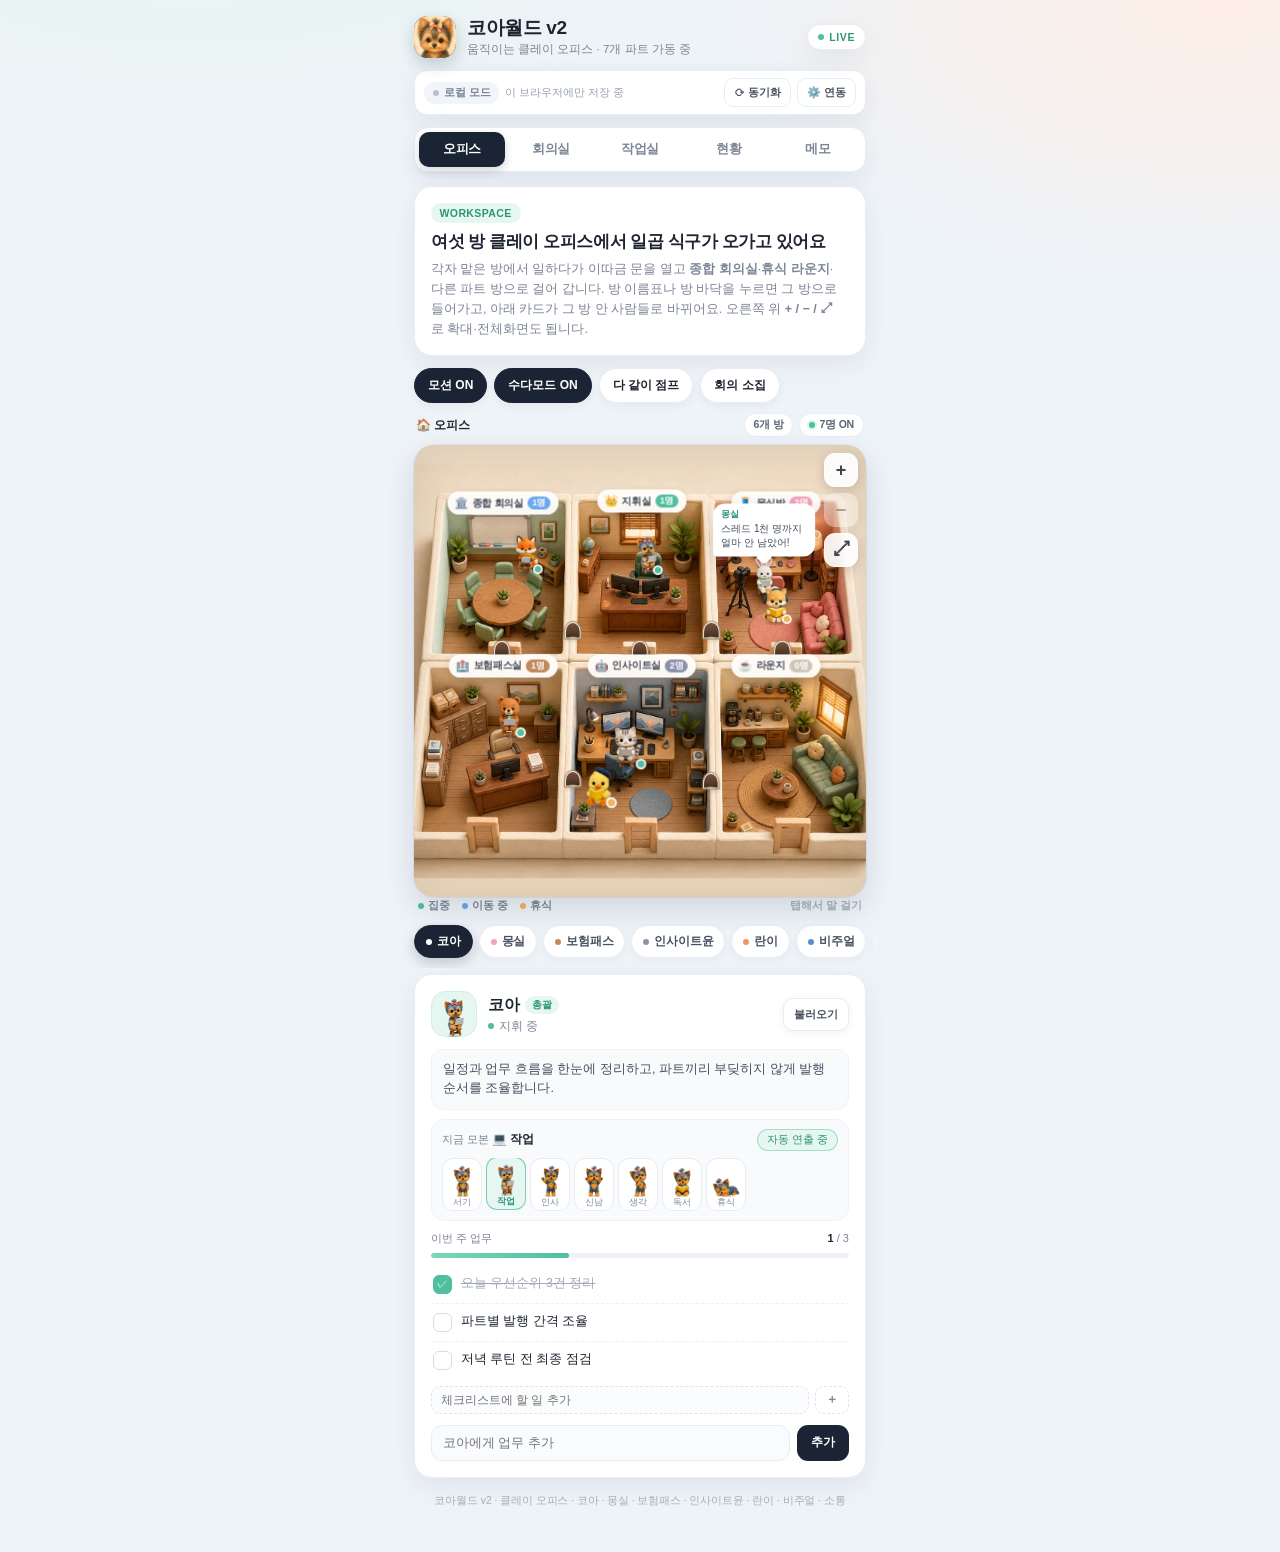
<file: index.html>
<!DOCTYPE html>
<html lang="ko">
<head>
<meta charset="UTF-8" />
<meta name="viewport" content="width=device-width, initial-scale=1.0, maximum-scale=1.0, user-scalable=no" />
<meta name="robots" content="noindex, nofollow" />
<meta name="theme-color" content="#eef3f8" />
<title>코아월드 v2 — 클레이 3D 오피스</title>
<link rel="manifest" href="./manifest.json?v=3" />
<link rel="icon" href="./icon-192-v3.png?v=3" sizes="192x192" type="image/png" />
<link rel="apple-touch-icon" href="./apple-touch-icon-180-v3.png?v=3" />
<meta name="apple-mobile-web-app-title" content="코아월드" />
<link rel="preload" as="image" href="./sprites/clay/office-rooms-clay.webp?v=rooms1" type="image/webp" />
<link rel="preload" as="image" href="./sprites/clay/coa-stand.webp?v=clay3" type="image/webp" />
<link rel="preload" as="image" href="./sprites/clay/coa-sit.webp?v=clay3" type="image/webp" />
<link rel="preload" as="image" href="./sprites/clay/mongsil-stand.webp?v=clay3" type="image/webp" />
<link rel="preload" as="image" href="./sprites/clay/mongsil-sit.webp?v=clay3" type="image/webp" />
<link rel="preload" as="image" href="./sprites/clay/bohumpass-sit.webp?v=clay3" type="image/webp" />
<link rel="preload" as="image" href="./sprites/clay/insight-sit.webp?v=clay3" type="image/webp" />
<link rel="preload" as="image" href="./sprites/clay/rani-sit.webp?v=clay3" type="image/webp" />
<link rel="preload" as="image" href="./sprites/clay/visual-sit.webp?v=clay3" type="image/webp" />
<link rel="preload" as="image" href="./sprites/clay/visual-stand.webp?v=clay3" type="image/webp" />
<link rel="preload" as="image" href="./sprites/clay/sotong-sit.webp?v=clay3" type="image/webp" />
<link rel="preload" as="image" href="./sprites/clay/sotong-stand.webp?v=clay3" type="image/webp" />
<style>
  :root {
    --ink: #1e2430;
    --muted: #7c8496;
    --line: #e7edf4;
    --bg: #eef3f8;
    --card: #ffffff;
    --mint: #4fbf9f;
    --mint-deep: #2b9579;
    --mint-soft: #e6f7f1;
    --peach: #ef9a72;
    --peach-soft: #fdf0e8;
    --navy: #1b2434;
    --shadow: 0 8px 24px rgba(31, 42, 58, 0.07);
  }
  * { box-sizing: border-box; -webkit-tap-highlight-color: transparent; }
  html, body { margin: 0; padding: 0; }
  body {
    font-family: -apple-system, BlinkMacSystemFont, "Pretendard", "Apple SD Gothic Neo", "Noto Sans KR", sans-serif;
    color: var(--ink);
    word-break: keep-all; overflow-wrap: break-word;
    background:
      radial-gradient(1000px 500px at 15% -10%, #e4f5ef 0%, rgba(228,245,239,0) 60%),
      radial-gradient(900px 520px at 95% 0%, #fdeee6 0%, rgba(253,238,230,0) 55%),
      var(--bg);
    min-height: 100vh;
    display: flex;
    justify-content: center;
    -webkit-font-smoothing: antialiased;
  }
  .app { width: 100%; max-width: 480px; padding: 16px 14px 44px; }
  button, input, .tab-btn, .chip, .task-row { font-family: inherit; touch-action: manipulation; }
  button { cursor: pointer; }

  /* ---------- header ---------- */
  .header { display: flex; align-items: center; justify-content: space-between; margin-bottom: 14px; }
  .brand { display: flex; align-items: center; gap: 11px; }
  .logo {
    width: 42px; height: 42px; border-radius: 14px; background: var(--navy); color: #fff;
    display: flex; align-items: center; justify-content: center; font-weight: 800; font-size: 17px;
    letter-spacing: -0.5px; box-shadow: 0 6px 16px rgba(27, 36, 52, 0.2); position: relative;
    overflow: hidden; flex: 0 0 auto;
  }
  .logo img { width: 100%; height: 100%; object-fit: cover; display: block; }
  .brand-title { font-size: 19px; font-weight: 800; letter-spacing: -0.4px; line-height: 1.15; }
  .brand-sub { font-size: 11.5px; color: var(--muted); margin-top: 3px; font-weight: 500; }
  .live-badge {
    display: inline-flex; align-items: center; gap: 5px; padding: 6px 10px; border-radius: 999px;
    background: #fff; border: 1px solid var(--line); font-size: 10.5px; font-weight: 800;
    letter-spacing: 0.6px; color: var(--mint-deep); box-shadow: var(--shadow);
  }
  .live-dot { width: 6px; height: 6px; border-radius: 50%; background: var(--mint); animation: pulse 1.8s infinite; }
  @keyframes pulse { 0%, 100% { transform: scale(1); opacity: 1; } 50% { transform: scale(1.5); opacity: 0.45; } }
  @keyframes livePulse { 0%, 100% { transform: scale(1); opacity: 1; } 50% { transform: scale(0.72); opacity: 0.5; } }

  /* ---------- 구글 시트 연동 ---------- */
  .sync-bar {
    display: flex; align-items: center; gap: 6px; margin: -2px 0 12px; padding: 7px 9px;
    background: #fff; border: 1px solid var(--line); border-radius: 13px; box-shadow: var(--shadow);
  }
  .conn-badge {
    display: inline-flex; align-items: center; gap: 5px; flex: 0 0 auto;
    font-size: 10.5px; font-weight: 800; letter-spacing: -0.1px;
    padding: 4px 9px; border-radius: 999px; background: #f1f4f8; color: #7c8496;
  }
  .conn-badge i { width: 6px; height: 6px; border-radius: 50%; background: #b9c0cd; }
  .conn-badge.on { background: var(--mint-soft); color: var(--mint-deep); }
  .conn-badge.on i { background: var(--mint); animation: pulse 1.8s infinite; }
  .conn-badge.err { background: #fdecea; color: #c0554f; }
  .conn-badge.err i { background: #e06c66; }
  .conn-badge.busy { background: #eaf2fb; color: #3f74c4; }
  .conn-badge.busy i { background: #6aa8ef; animation: pulse 1.1s infinite; }
  .sync-info { flex: 1; min-width: 0; font-size: 10.5px; color: #98a1b0; overflow: hidden; text-overflow: ellipsis; white-space: nowrap; }
  .sync-btn {
    flex: 0 0 auto; border: 1px solid var(--line); background: #fff; color: #4a5262;
    font-size: 11px; font-weight: 800; padding: 6px 9px; border-radius: 9px; white-space: nowrap;
    transition: transform 0.12s, background 0.16s, color 0.16s;
  }
  .sync-btn:active { transform: scale(0.95); }
  .sync-btn.spin { color: var(--mint-deep); border-color: #bfe8db; background: var(--mint-soft); }

  /* 연동 모달 */
  .modal {
    position: fixed; inset: 0; z-index: 2000; display: flex; align-items: center; justify-content: center;
    padding: 16px; background: rgba(20, 28, 40, 0.44);
    -webkit-backdrop-filter: blur(2px); backdrop-filter: blur(2px);
  }
  .modal[hidden] { display: none; }
  body.modal-open { overflow: hidden; }
  .modal-card {
    width: 100%; max-width: 404px; max-height: 88vh; overflow: auto; background: #fff;
    border-radius: 20px; padding: 18px 17px 16px; box-shadow: 0 26px 60px rgba(18, 26, 38, 0.34);
    animation: pop 0.22s cubic-bezier(0.2, 1.3, 0.5, 1) both;
  }
  .modal-head { display: flex; align-items: flex-start; gap: 10px; margin-bottom: 14px; }
  .modal-title { font-size: 16px; font-weight: 800; letter-spacing: -0.4px; }
  .modal-sub { font-size: 11.5px; color: var(--muted); line-height: 1.5; margin-top: 4px;
    word-break: keep-all; overflow-wrap: break-word; }
  .modal-x {
    margin-left: auto; flex: 0 0 auto; width: 28px; height: 28px; border-radius: 9px; border: 1px solid var(--line);
    background: #fff; color: #98a1b0; font-size: 16px; line-height: 1;
  }
  .field { margin-bottom: 11px; }
  .field label { display: block; font-size: 11.5px; font-weight: 800; margin-bottom: 5px; color: #465061; }
  .field input {
    width: 100%; border: 1px solid var(--line); background: #fafbfd; border-radius: 11px;
    padding: 10px 11px; font-size: 12.5px; color: var(--ink); outline: none;
  }
  .field input:focus { border-color: var(--mint); background: #fff; box-shadow: 0 0 0 3px rgba(79, 191, 159, 0.12); }
  .pin-row { display: flex; gap: 6px; }
  .pin-row input { flex: 1; min-width: 0; }
  /* PIN 칸은 비밀번호처럼 가려 보이지만 type=text 라서 크롬이 로그인/저장된 비밀번호로 인식하지 않습니다 */
  #linkPin { -webkit-text-security: disc; text-security: disc; }
  #linkPin.pin-shown { -webkit-text-security: none; text-security: none; }
  .link-msg { min-height: 15px; font-size: 11px; line-height: 1.5; color: var(--muted); margin: 2px 0 12px;
    word-break: keep-all; overflow-wrap: break-word; }
  .link-msg.ok { color: var(--mint-deep); font-weight: 700; }
  .link-msg.err { color: #c0554f; font-weight: 700; }
  .modal-actions { display: flex; gap: 7px; }
  .modal-actions > button { min-width: 0; text-align: center; overflow: hidden; text-overflow: ellipsis; }
  .btn-ghost {
    border: 1px solid var(--line); background: #fff; color: #48505f; font-weight: 800; font-size: 12px;
    padding: 11px 12px; border-radius: 11px; white-space: nowrap;
  }
  .btn-ghost:active { transform: scale(0.97); }
  /* 연결 테스트(1) : 저장하고 연결(1.4) — 한 줄에서 균형 있게 */
  .modal-actions .btn-ghost { flex: 1 1 0; padding: 11px 8px; }
  .modal-actions .btn-primary { flex: 1.4 1 0; padding: 11px 10px; }
  /* 연동 중일 때만 나오는 해제 버튼 — 아래쪽 한 줄 텍스트 버튼 */
  .link-off-row {
    margin-top: 10px; padding-top: 5px; border-top: 1px dashed var(--line);
    display: flex; justify-content: center;
  }
  .link-off-row[hidden] { display: none; }
  .link-off {
    border: 0; background: transparent; color: #c0554f; font-size: 11.5px; font-weight: 800;
    letter-spacing: -0.2px; padding: 7px 14px; border-radius: 9px;
  }
  .link-off:active { background: #fdecea; }
  .modal-note { font-size: 10.5px; color: #a7afbd; line-height: 1.55; margin: 11px 0 0;
    word-break: keep-all; overflow-wrap: break-word; }
  .modal-help { margin-top: 12px; border-top: 1px dashed var(--line); padding-top: 10px; }
  .modal-help summary { font-size: 11px; font-weight: 800; color: #48505f; cursor: pointer; list-style: none; }
  .modal-help summary::-webkit-details-marker { display: none; }
  .modal-help summary::before { content: "＋ "; color: var(--mint-deep); }
  .modal-help[open] summary::before { content: "－ "; }
  .modal-help ol { margin: 8px 0 0; padding-left: 17px; font-size: 10.5px; color: #6d7583; line-height: 1.7; }
  .modal-help li { margin-bottom: 2px; }
  .modal-help code { font-family: ui-monospace, Menlo, Consolas, monospace; font-size: 10px; background: #f4f7fa; border-radius: 4px; padding: 1px 4px; }

  /* 시트 업무 행 */
  .rt-head {
    display: flex; align-items: baseline; gap: 6px; margin: 14px 0 2px;
    font-size: 11px; font-weight: 800; color: #465061;
  }
  .rt-head .rt-src { margin-left: auto; font-size: 10px; font-weight: 700; color: var(--mint-deep); background: var(--mint-soft); padding: 2px 7px; border-radius: 999px; }
  .rt-head .rt-src.off { color: #8d95a4; background: #f1f4f8; }
  .rt-empty { font-size: 11.5px; color: #a6aebc; padding: 7px 0 2px; line-height: 1.5; }
  .rt-list { margin-top: 2px; }
  .rt { display: flex; align-items: flex-start; gap: 8px; padding: 9px 0; border-bottom: 1px dashed #edf1f6; }
  .rt:last-child { border-bottom: 0; }
  .rt-main { flex: 1; min-width: 0; }
  .rt-line { display: flex; align-items: flex-start; gap: 7px; }
  .rt-title { flex: 1; font-size: 12.5px; line-height: 1.45; word-break: break-word; }
  .rt.done .rt-title { color: #a2aab8; text-decoration: line-through; }
  .st-badge {
    flex: 0 0 auto; border: 0; font-size: 10px; font-weight: 800; padding: 3px 8px; border-radius: 999px;
    letter-spacing: -0.1px; margin-top: 1px;
  }
  .st-badge:active { transform: scale(0.95); }
  .st-wait { background: #fdf1e2; color: #ab6f24; }
  .st-doing { background: #e7f0fd; color: #3a6fc0; }
  .st-done { background: var(--mint-soft); color: var(--mint-deep); }
  .rt-note {
    margin-top: 5px; font-size: 11.5px; line-height: 1.5; color: #4d5668;
    background: #f8fafc; border: 1px solid #eef2f7; border-radius: 9px; padding: 6px 8px;
    white-space: pre-wrap; word-break: break-word;
  }
  .rt-note b { display: block; font-size: 9.5px; font-weight: 800; color: var(--mint-deep); letter-spacing: 0.2px; margin-bottom: 2px; }
  .rt-time { margin-top: 4px; font-size: 9.5px; color: #b3bac6; }
  .rt-del { flex: 0 0 auto; border: 0; background: transparent; color: #c3c9d4; font-size: 15px; line-height: 1; padding: 1px 2px; }
  .rt-hint { font-size: 10.5px; color: #a7afbd; line-height: 1.5; margin: 7px 0 0; }
  .rt-sum { display: flex; gap: 8px; margin-top: 8px; }
  .rt-sum div { flex: 1; background: #f7fafc; border-radius: 12px; padding: 10px 11px; }
  .rt-sum b { font-size: 18px; font-weight: 800; display: block; }
  .rt-sum span { font-size: 10.5px; color: var(--muted); }

  /* ---------- 회의실 채팅 (카톡방 · 스레드 스타일) ---------- */
  .chat-card { padding: 12px 12px 12px; }
  .room-tabs { display: flex; gap: 4px; background: #f4f7fb; border-radius: 13px; padding: 4px; }
  .room-tab {
    flex: 1; min-width: 0; border: 0; background: transparent; color: #6d7583;
    font-size: 12px; font-weight: 800; letter-spacing: -0.2px; padding: 8px 4px; border-radius: 10px;
    white-space: nowrap; overflow: hidden; text-overflow: ellipsis; position: relative;
    transition: background 0.16s, color 0.16s, box-shadow 0.16s, transform 0.12s;
  }
  .room-tab.active { background: #fff; color: var(--navy); box-shadow: 0 2px 8px rgba(31, 42, 58, 0.12); }
  .room-tab:active { transform: scale(0.97); }
  .room-pend {
    display: inline-flex; align-items: center; justify-content: center; margin-left: 3px;
    min-width: 14px; height: 14px; padding: 0 4px; border-radius: 999px; background: var(--peach);
    color: #fff; font-size: 9px; font-weight: 800; font-style: normal; vertical-align: 1px;
  }
  .room-head {
    display: flex; align-items: center; gap: 6px; padding: 10px 3px 8px;
    font-size: 11px; color: #8b93a3; border-bottom: 1px solid #eef2f7;
  }
  .room-head b { color: #465061; font-weight: 800; }
  .room-refresh {
    margin-left: auto; flex: 0 0 auto; width: 26px; height: 26px; border-radius: 9px;
    border: 1px solid var(--line); background: #fff; color: #7c8496; font-size: 12px; line-height: 1;
  }
  .room-refresh:active { transform: scale(0.94); background: var(--mint-soft); color: var(--mint-deep); }

  .thread {
    height: min(400px, 54vh); min-height: 230px; overflow-y: auto; overscroll-behavior: contain;
    padding: 12px 2px 6px; display: flex; flex-direction: column; gap: 13px;
  }
  .thread > .msg:first-child { margin-top: auto; }   /* 대화가 짧으면 아래부터 차곡차곡 */
  .thread-empty { margin: auto 8px; text-align: center; font-size: 11.5px; line-height: 1.7; color: #a6aebc; }
  .msg { display: flex; gap: 7px; align-items: flex-start; }
  .msg.me { flex-direction: row-reverse; }
  .msg-av {
    flex: 0 0 auto; width: 32px; height: 32px; border-radius: 12px; overflow: hidden;
    background: #f4f7fb; border: 1px solid #eef2f7; display: flex; align-items: flex-end; justify-content: center;
  }
  .msg-av img {
    width: 100%; height: 100%; display: block; object-fit: cover; object-position: 50% 4%;
    transform: scale(1.45); transform-origin: 50% 8%;
  }
  .msg-av.me { align-items: center; background: #fdeee6; border-color: #f6dccd; color: #b06a3f; font-size: 12px; font-weight: 800; }
  .msg-body { display: flex; flex-direction: column; min-width: 0; max-width: 80%; }
  .msg.me .msg-body { align-items: flex-end; }
  .msg-meta { display: flex; align-items: center; gap: 5px; margin: 0 3px 4px; font-size: 9.5px; color: #aab2c0; }
  .msg-who { font-size: 11.5px; font-weight: 800; color: #3a4557; letter-spacing: -0.2px; }
  .msg-role {
    font-size: 9.5px; font-weight: 800; padding: 1px 6px; border-radius: 999px;
    color: var(--c, #2b9579); background: var(--tint, #e6f7f1);
  }
  .msg-time { font-size: 9.5px; color: #aab2c0; }
  .msg-status { font-size: 9.5px; font-weight: 800; padding: 1px 6px; border-radius: 999px; }
  .msg-status.wait { background: #fdf1e2; color: #ab6f24; }
  .msg-status.done { background: var(--mint-soft); color: var(--mint-deep); }
  .msg-status.err { background: #fdecea; color: #c0554f; }
  .msg-bubble {
    background: #fff; border: 1px solid #e9eef5; border-radius: 4px 14px 14px 14px;
    padding: 9px 11px; font-size: 12.5px; line-height: 1.6; color: #2a3342;
    word-break: break-word; overflow-wrap: break-word; box-shadow: 0 2px 6px rgba(31, 42, 58, 0.04);
  }
  .msg.me .msg-bubble { background: var(--navy); border-color: var(--navy); color: #fff; border-radius: 14px 4px 14px 14px; }
  .quote {
    display: flex; gap: 4px; align-items: baseline; font-size: 10.5px; line-height: 1.45;
    color: #6f7989; background: #f6f8fb; border-left: 2px solid #cfd8e6; border-radius: 6px;
    padding: 5px 7px; margin-bottom: 6px; overflow: hidden;
  }
  .quote b { font-weight: 800; white-space: nowrap; color: #4f5867; }
  .quote span { overflow: hidden; text-overflow: ellipsis; white-space: nowrap; }
  .msg.me .quote { background: rgba(255, 255, 255, 0.12); border-left-color: rgba(255, 255, 255, 0.55); color: rgba(255, 255, 255, 0.88); }
  .msg.me .quote b { color: #fff; }

  .mention-row { display: flex; gap: 5px; overflow-x: auto; padding: 9px 0 7px; scrollbar-width: none; }
  .mention-row::-webkit-scrollbar { display: none; }
  .mention-chip {
    flex: 0 0 auto; border: 1px solid #dfe7f1; background: #fff; color: #4d5a6d;
    font-size: 11px; font-weight: 700; padding: 5px 9px; border-radius: 999px; white-space: nowrap;
  }
  .mention-chip:active { transform: scale(0.96); background: var(--mint-soft); border-color: #bfe8db; color: var(--mint-deep); }
  .composer-box {
    display: flex; gap: 6px; align-items: center; background: #f6f8fb;
    border: 1px solid #e3eaf3; border-radius: 14px; padding: 5px 5px 5px 11px;
  }
  .composer-box:focus-within { border-color: var(--mint); background: #fff; box-shadow: 0 0 0 3px rgba(79, 191, 159, 0.12); }
  .room-input {
    flex: 1; min-width: 0; border: 0; background: transparent; color: var(--ink);
    font-size: 12.5px; padding: 7px 0; outline: none;
  }
  .room-send {
    flex: 0 0 auto; border: 0; background: var(--navy); color: #fff; font-size: 12px; font-weight: 800;
    padding: 9px 14px; border-radius: 11px; transition: transform 0.12s, opacity 0.16s;
  }
  .room-send:active { transform: scale(0.96); }
  .room-send[disabled] { opacity: 0.55; }
  .room-hint { font-size: 10.5px; color: #a7afbd; line-height: 1.5; margin: 7px 1px 0; }

  /* 토스트 */
  #toast {
    position: fixed; left: 50%; bottom: 22px; transform: translate(-50%, 14px); z-index: 3000;
    max-width: 88vw; background: rgba(27, 36, 52, 0.94); color: #fff; font-size: 12px; font-weight: 700;
    padding: 10px 14px; border-radius: 12px; box-shadow: 0 12px 30px rgba(18, 26, 38, 0.28);
    opacity: 0; pointer-events: none; transition: opacity 0.2s, transform 0.2s; line-height: 1.45;
  }
  #toast.show { opacity: 1; transform: translate(-50%, 0); }

  /* ---------- tabs ---------- */
  .tabs {
    display: flex; gap: 3px; background: #fff; border: 1px solid var(--line); border-radius: 14px;
    padding: 4px; margin-bottom: 14px; box-shadow: var(--shadow);
  }
  .tab-btn {
    flex: 1; border: 0; background: transparent; color: var(--muted); font-size: 12.5px; font-weight: 700;
    padding: 9px 2px; border-radius: 10px; transition: background 0.16s, color 0.16s, transform 0.12s;
    letter-spacing: -0.2px;
  }
  .tab-btn.active { background: var(--navy); color: #fff; box-shadow: 0 4px 10px rgba(27, 36, 52, 0.18); }
  .tab-btn:active { transform: scale(0.97); }

  .section-view { display: none; animation: fadeUp 0.28s ease both; }
  .section-view.active { display: block; }
  @keyframes fadeUp { from { opacity: 0; transform: translateY(6px); } to { opacity: 1; transform: none; } }

  /* ---------- cards ---------- */
  .card {
    background: var(--card); border: 1px solid var(--line); border-radius: 18px; padding: 16px;
    box-shadow: var(--shadow); margin-bottom: 12px;
  }
  .ws-pill {
    display: inline-block; font-size: 10.5px; font-weight: 800; letter-spacing: 0.4px;
    color: var(--mint-deep); background: var(--mint-soft); padding: 4px 9px; border-radius: 999px;
    margin-bottom: 8px; text-transform: uppercase;
  }
  .status-title { font-size: 16.5px; font-weight: 800; letter-spacing: -0.4px; margin: 0 0 6px; }
  .status-desc { font-size: 12.5px; color: var(--muted); line-height: 1.6; margin: 0; }
  .kv-row {
    display: flex; justify-content: space-between; gap: 10px; padding: 9px 0;
    border-bottom: 1px dashed var(--line); font-size: 12.5px;
  }
  .kv-row:last-child { border-bottom: 0; }
  .kv-k { font-weight: 700; white-space: nowrap; }
  .kv-v { color: var(--muted); text-align: right; }

  /* ---------- 현황 : 스레드 성장 카드 ---------- */
  .grow-head { display: flex; align-items: center; justify-content: space-between; gap: 8px; }
  .grow-when {
    flex: 0 0 auto; font-size: 10px; font-weight: 700; color: var(--muted); background: #f2f6fa;
    border-radius: 999px; padding: 4px 9px; white-space: nowrap;
  }
  .grow-when.on { color: var(--mint-deep); background: var(--mint-soft); }
  .grow-sum { display: flex; flex-wrap: wrap; align-items: baseline; gap: 3px 10px; margin: 10px 0 0; }
  .grow-sum span { font-size: 11.5px; color: var(--muted); }
  .grow-sum b { font-weight: 800; color: var(--ink); }
  .grow-sum .sd.up b { color: var(--mint-deep); }
  .grow-sum .sd.down b { color: #cf5a5a; }
  .grow-list { display: flex; flex-direction: column; gap: 9px; margin-top: 10px; }
  .gc { background: #fbfdfe; border: 1px solid var(--line); border-radius: 14px; padding: 11px 12px; }
  .gc-top { display: flex; align-items: flex-start; justify-content: space-between; gap: 10px; }
  .gc-id { display: flex; align-items: center; gap: 8px; min-width: 0; }
  .gc-av {
    width: 30px; height: 30px; border-radius: 10px; flex: 0 0 auto;
    display: inline-flex; align-items: center; justify-content: center; font-size: 15px;
  }
  .gc-nm { display: flex; flex-direction: column; min-width: 0; font-size: 13px; font-weight: 800; line-height: 1.3; }
  .gc-hd { font-size: 10.5px; font-weight: 600; color: var(--muted); }
  .gc-fol { flex: 0 0 auto; display: flex; flex-direction: column; align-items: flex-end; gap: 3px; }
  .gc-fol b { font-size: 19px; font-weight: 800; letter-spacing: -0.6px; line-height: 1.1; }
  .gc-delta {
    font-size: 10.5px; font-weight: 800; border-radius: 999px; padding: 2px 7px;
    background: #eef1f5; color: #8d95a4; white-space: nowrap;
  }
  .gc-delta.up { background: var(--mint-soft); color: var(--mint-deep); }
  .gc-delta.down { background: #fdeaea; color: #cf5a5a; }
  .gc-stats { display: flex; gap: 6px; margin-top: 9px; }
  .gc-stat { flex: 1 1 0; min-width: 0; background: #fff; border: 1px solid #eef2f7; border-radius: 10px; padding: 6px 8px; }
  .gc-stat b { display: block; font-size: 13px; font-weight: 800; letter-spacing: -0.3px; white-space: nowrap; }
  .gc-stat span { display: block; font-size: 10px; color: var(--muted); margin-top: 1px; white-space: nowrap; }
  .gc-stat.hl b { color: var(--mint-deep); }
  .gc-post {
    display: block; margin-top: 8px; background: var(--peach-soft); border-radius: 10px; padding: 8px 10px;
    text-decoration: none; color: inherit;
  }
  .gc-post .py {
    display: inline-block; font-size: 9.5px; font-weight: 800; color: #b06a3f; background: #fff;
    border-radius: 999px; padding: 1px 7px; margin-bottom: 3px;
  }
  .gc-post .pt { display: block; font-size: 12px; font-weight: 700; line-height: 1.45; }
  .gc-post .pv { display: block; font-size: 10.5px; color: #9a6a4c; margin-top: 3px; }
  .gc-post.none, .gc-post.none .pv { background: #f5f8fb; color: #a7afbd; font-size: 10.5px; line-height: 1.5; }
  .gc.gc-empty { background: #fcfdfe; }
  .gc.gc-empty .gc-fol b { color: #c3c9d4; }
  .gc-hint { margin-top: 8px; font-size: 10.5px; line-height: 1.5; color: #a7afbd; background: #f5f8fb; border-radius: 9px; padding: 6px 9px; }
  .gc.gc-sample { border-style: dashed; background: #fffdfa; opacity: 0.92; }
  .gc.gc-sample .gc-hd { color: #b8895f; }
  /* ---------- 현황 : 계정 카드 안 '최근 3개 포스팅' ---------- */
  .rp-wrap { margin-top: 9px; border-top: 1px dashed #e4ebf3; padding-top: 9px; }
  .rp-head {
    display: flex; align-items: center; justify-content: space-between; gap: 6px;
    width: 100%; margin: 0 0 6px; padding: 4px 2px; min-height: 26px;
    border: 0; border-radius: 8px; background: transparent; font: inherit; color: inherit;
    text-align: left; cursor: pointer; -webkit-tap-highlight-color: transparent;
  }
  button.rp-head:active { background: #f4f8fc; }
  .rp-arw {
    flex: 0 0 auto; width: 12px; font-size: 10px; font-weight: 800; color: #98a2b3;
    line-height: 1; text-align: center;
  }
  .rp-wrap[data-open="true"] .rp-arw { color: var(--mint-deep); }
  .rp-wrap[data-open="false"] .rp-head .rp-c { background: #eef2f7; }
  .rp-list[hidden] { display: none; }
  .rp-t { margin-right: auto; font-size: 11px; font-weight: 800; color: #46536b; letter-spacing: -0.2px; }
  .rp-c {
    flex: 0 0 auto; font-size: 9.5px; font-weight: 800; color: #8d95a4; background: #eef2f7;
    border-radius: 999px; padding: 2px 7px; white-space: nowrap;
  }
  .rp-list { display: flex; flex-direction: column; gap: 6px; }
  .rp {
    display: block; background: #fff; border: 1px solid #eaeff6; border-radius: 11px;
    padding: 7px 9px; text-decoration: none; color: inherit;
  }
  .rp:active { background: #f7fafd; }
  .rp-top { display: flex; align-items: center; gap: 5px; min-width: 0; }
  .rp-n {
    flex: 0 0 auto; width: 14px; height: 14px; border-radius: 50%; background: #eef2f7; color: #8d95a4;
    font-size: 9px; font-weight: 800; display: inline-flex; align-items: center; justify-content: center;
  }
  .rp-d { flex: 0 0 auto; font-size: 9.5px; font-weight: 700; color: #97a1b1; }
  .rp-fb {
    flex: 0 0 auto; font-size: 8.5px; font-weight: 800; color: #b06a3f; background: #fff4ea;
    border-radius: 999px; padding: 1px 6px; white-space: nowrap;
  }
  .rp-go { margin-left: auto; flex: 0 0 auto; font-size: 9.5px; font-weight: 700; color: #2f6cae; white-space: nowrap; }
  .rp-title {
    margin-top: 3px; font-size: 11.5px; font-weight: 700; line-height: 1.4; color: var(--ink);
    display: -webkit-box; -webkit-line-clamp: 2; -webkit-box-orient: vertical; overflow: hidden;
    word-break: keep-all; overflow-wrap: anywhere;
  }
  .rp-st { display: flex; flex-wrap: wrap; align-items: baseline; gap: 2px 9px; margin-top: 4px; }
  .rp-s { display: inline-flex; align-items: baseline; gap: 2px; white-space: nowrap; }
  .rp-s i { font-style: normal; font-size: 9.5px; font-weight: 600; color: #9aa4b4; }
  .rp-s b { font-size: 10.5px; font-weight: 800; color: #2b3546; letter-spacing: -0.2px; }
  .rp-s.hl b { color: var(--mint-deep); }
  .rp-st.none { display: block; font-size: 9.5px; color: #a7afbd; }
  .rp-empty {
    background: #f5f8fb; border: 1px dashed #e4ebf3; border-radius: 10px; padding: 8px 9px;
    font-size: 10px; line-height: 1.5; color: #a7afbd;
  }

  /* ---------- 현황 : 쿠팡 파트너스 ---------- */
  .cp-grid { display: flex; gap: 6px; margin-top: 10px; }
  .cp-cell {
    flex: 1 1 0; min-width: 0; background: #fbfdfe; border: 1px solid #eef2f7;
    border-radius: 12px; padding: 9px 8px;
  }
  .cp-cell b { display: block; font-size: 15px; font-weight: 800; letter-spacing: -0.4px; white-space: nowrap; }
  .cp-cell span { display: block; font-size: 10px; color: var(--muted); margin-top: 2px; white-space: nowrap; }
  .cp-cell.hl b { color: var(--mint-deep); }
  .cp-foot { margin: 8px 0 0; font-size: 10.5px; color: #a7afbd; line-height: 1.5; }
  .bm-more { margin-top: 9px; }

  /* ---------- 란이 벤치마킹 ---------- */
  .bm-block { margin-top: 12px; border-top: 1px dashed var(--line); padding-top: 10px; }
  .bm-head {
    display: flex; align-items: center; justify-content: space-between; gap: 8px;
    margin-bottom: 7px; font-size: 11.5px; font-weight: 800; color: #b06a3f;
  }
  .bm-when { font-size: 10px; font-weight: 700; color: var(--muted); white-space: nowrap; }
  .bm-list { list-style: none; margin: 0; padding: 0; display: flex; flex-direction: column; gap: 7px; }
  .bm-item { background: #fffaf4; border: 1px solid #f6e6d6; border-radius: 12px; padding: 9px 11px; }
  .bm-top { display: flex; align-items: center; gap: 7px; }
  .bm-date {
    flex: 0 0 auto; font-size: 9.5px; font-weight: 800; color: #b06a3f; background: #fff;
    border-radius: 999px; padding: 1px 7px; white-space: nowrap;
  }
  .bm-topic { font-size: 12px; font-weight: 800; line-height: 1.4; }
  .bm-hook { margin-top: 5px; font-size: 11.5px; font-weight: 700; color: #7a5137; line-height: 1.5; }
  .bm-sum { margin-top: 3px; font-size: 11px; color: #6e7c90; line-height: 1.55; }
  .bm-src { margin-top: 4px; font-size: 10px; color: #a7afbd; }
  .bm-empty {
    background: #fffaf4; border: 1px dashed #f0dcc8; border-radius: 12px; padding: 11px 12px;
    font-size: 11px; color: #a98467; line-height: 1.6;
  }

  .pills-row { display: flex; gap: 7px; margin-bottom: 10px; flex-wrap: wrap; }
  .pill-btn {
    border: 1px solid var(--line); background: #fff; color: var(--ink); font-size: 12px; font-weight: 700;
    padding: 8px 13px; border-radius: 999px; box-shadow: 0 3px 10px rgba(31, 42, 58, 0.05);
    transition: transform 0.12s, background 0.16s;
  }
  .pill-btn:active { transform: scale(0.96); }
  .pill-btn.dark { background: var(--navy); color: #fff; border-color: var(--navy); }

  /* ---------- stage ---------- */
  .stage-wrap { margin-bottom: 10px; }
  .stage {
    position: relative; width: 100%; aspect-ratio: 1 / 1; border-radius: 20px; overflow: hidden;
    background: #f2e7d6; box-shadow: 0 12px 30px rgba(31, 42, 58, 0.14), 0 0 0 1px rgba(31, 42, 58, 0.05);
    isolation: isolate; touch-action: pan-y;
  }
  .stage.pan-ready { touch-action: none; }
  .stage-inner {
    position: absolute; inset: 0; transform-origin: 50% 50%; will-change: transform; z-index: 1;
  }
  .stage.zooming .stage-inner { transition: transform 0.24s cubic-bezier(0.22, 0.7, 0.3, 1); }
  .stage.panning .stage-inner { transition: none; }
  .stage img.office {
    position: absolute; inset: 0; width: 100%; height: 100%; object-fit: cover; display: block;
    user-select: none; -webkit-user-drag: none; pointer-events: none;
  }
  .stage-vignette {
    position: absolute; inset: 0; pointer-events: none; z-index: 401; border-radius: inherit;
    box-shadow: inset 0 0 46px rgba(30, 42, 56, 0.10);
    background: linear-gradient(to bottom, rgba(255,255,255,0.10), rgba(255,255,255,0) 22%);
  }
  /* 무대 오른쪽 위 확대/축소/전체화면 */
  .stage-tools {
    position: absolute; right: 8px; top: 8px; z-index: 900;
    display: flex; flex-direction: column; gap: 6px;
  }
  .stage-tools button {
    width: 34px; height: 34px; border-radius: 11px; padding: 0; line-height: 1;
    border: 1px solid rgba(255, 255, 255, 0.6); background: rgba(255, 255, 255, 0.9);
    -webkit-backdrop-filter: blur(6px); backdrop-filter: blur(6px);
    color: #3d4351; font-size: 18px; font-weight: 800;
    display: flex; align-items: center; justify-content: center;
    box-shadow: 0 4px 12px rgba(40, 32, 24, 0.18); transition: transform 0.12s, opacity 0.16s;
  }
  .stage-tools button:active { transform: scale(0.92); }
  .stage-tools button:disabled { opacity: 0.38; }
  .stage-tools button.fs-on { background: var(--navy); color: #fff; border-color: rgba(255,255,255,0.16); }
  .stage:fullscreen, .stage.stage-pseudo-full {
    width: min(100vw, 100vh); height: min(100vw, 100vh); max-width: none;
    border-radius: 0; margin: auto; inset: 0; position: fixed; background: #14161a;
  }
  .stage:fullscreen::backdrop { background: #14161a; }
  .stage.stage-pseudo-full { z-index: 9000; }
  body.fs-lock { overflow: hidden; }
  /* 전체화면은 무대 감싸개에 걸고, 안의 무대는 정사각형을 유지한채 가운데 */
  .stage-wrap:fullscreen {
    display: flex; align-items: center; justify-content: center;
    background: #14161a; border-radius: 0;
  }
  .stage-wrap:fullscreen::backdrop { background: #14161a; }
  .stage-wrap:fullscreen .stage,
  .stage-wrap.stage-pseudo-full .stage {
    width: min(100vw, 100vh); height: min(100vw, 100vh); flex: none; border-radius: 0;
  }
  .stage-wrap:fullscreen .legend, .stage-wrap.stage-pseudo-full .legend { display: none; }
  .stage-wrap.stage-pseudo-full {
    position: fixed; inset: 0; z-index: 9000; display: flex; align-items: center; justify-content: center;
    background: #14161a;
  }
  .room-hit {
    position: absolute; z-index: 20; border: 0; background: transparent; padding: 0;
    border-radius: 18px; transition: background 0.18s, box-shadow 0.18s;
  }
  .room-hit:active { background: rgba(79, 191, 159, 0.12); }
  .room-hit:focus-visible { outline: 2px solid var(--mint); outline-offset: -2px; }
  .stage.room-focus .room-hit { pointer-events: none; }

  /* ---------- 6방: 상단 정보 · 방 이름표 · 문 · 방 상단바 ---------- */
  .stage-head { display: flex; align-items: center; gap: 6px; margin: 2px 2px 8px; }
  .stage-head .sh-title { font-size: 12px; font-weight: 800; color: var(--ink); letter-spacing: -0.2px; margin-right: auto; }
  .stage-head .sh-pill {
    display: inline-flex; align-items: center; gap: 4px; font-size: 10.5px; font-weight: 800; color: #5c6474;
    background: #fff; border: 1px solid var(--line); border-radius: 999px; padding: 4px 9px; letter-spacing: -0.2px;
  }
  .stage-head .sh-pill i { width: 6px; height: 6px; border-radius: 50%; background: var(--mint); }
  .stage-head .sh-pill.live i { box-shadow: 0 0 0 2px rgba(79, 191, 159, 0.2); animation: livePulse 1.9s ease-in-out infinite; }

  .room-badges { position: absolute; inset: 0; z-index: 650; pointer-events: none; }
  .room-badges.hide { display: none; }
  .rb {
    position: absolute; transform: translate(-50%, -50%); pointer-events: auto; cursor: pointer;
    display: inline-flex; align-items: center; gap: 4px; white-space: nowrap; line-height: 1;
    border: 1px solid rgba(255, 255, 255, 0.9); background: rgba(255, 253, 250, 0.95);
    -webkit-backdrop-filter: blur(4px); backdrop-filter: blur(4px);
    color: #3f4655; border-radius: 999px; padding: 4px 7px 4px 6px;
    font-size: 10px; font-weight: 800; letter-spacing: -0.3px;
    box-shadow: 0 4px 10px rgba(48, 38, 30, 0.18);
    transition: transform 0.14s, box-shadow 0.14s, background 0.14s;
  }
  .rb .rb-e { font-size: 11px; }
  .rb em {
    font-style: normal; font-size: 9px; font-weight: 800; color: #fff; background: var(--rc, #b3a08a);
    border-radius: 999px; padding: 2px 5px; min-width: 15px; text-align: center; transition: background 0.2s;
  }
  .rb em.zero { background: #cfc6ba; }
  .rb:active { transform: translate(-50%, -50%) scale(0.94); }
  .rb.here { background: #fff; box-shadow: 0 6px 16px rgba(48, 38, 30, 0.26), 0 0 0 2px rgba(79, 191, 159, 0.5); }
  .stage.room-focus .room-badges { display: none; }

  .doors { position: absolute; inset: 0; z-index: 18; pointer-events: none; }
  .door {
    position: absolute; transform: translate(-50%, -100%); width: 3.6%; height: 3.6%;
    border-radius: 50% 50% 5% 5% / 62% 62% 3% 3%;
    background: linear-gradient(180deg, #7a5640 0%, #5b3f2d 55%, #3c2a1e 100%);
    box-shadow:
      inset 0 0 0 1.2px rgba(255, 249, 238, 0.85),
      0 0 0 1.2px rgba(176, 138, 96, 0.55),
      0 2px 4px rgba(70, 45, 20, 0.2);
  }
  .door::after {
    content: ""; position: absolute; left: 18%; right: 18%; bottom: -6%; height: 22%;
    border-radius: 50%; background: radial-gradient(ellipse at center, rgba(255, 226, 180, 0.55), rgba(255, 226, 180, 0) 70%);
  }

  .room-bar {
    position: absolute; left: 0; right: 0; top: 0; z-index: 720; display: none; align-items: center; gap: 6px;
    padding: 7px 48px 12px 8px;
    background: linear-gradient(180deg, rgba(255, 252, 247, 0.97) 42%, rgba(255, 252, 247, 0));
  }
  .stage.room-focus .room-bar { display: flex; }
  .rb-back {
    flex: none; border: 1px solid rgba(255, 255, 255, 0.9); background: #fff; color: #3f4655;
    font-size: 10.5px; font-weight: 800; border-radius: 999px; padding: 7px 10px; white-space: nowrap;
    box-shadow: 0 4px 10px rgba(48, 38, 30, 0.18); letter-spacing: -0.3px;
  }
  .rb-back:active { transform: scale(0.95); }
  .rb-chips { display: flex; gap: 5px; overflow-x: auto; scrollbar-width: none; padding: 2px 2px 3px; }
  .rb-chips::-webkit-scrollbar { display: none; }
  .rb-chip {
    flex: none; border: 1px solid rgba(255, 255, 255, 0.85); background: rgba(255, 255, 255, 0.88); color: #4d5666;
    font-size: 10px; font-weight: 800; border-radius: 999px; padding: 6px 9px; letter-spacing: -0.3px;
    box-shadow: 0 3px 8px rgba(48, 38, 30, 0.12);
  }
  .rb-chip.on { background: var(--navy); color: #fff; border-color: var(--navy); }

  /* ---------- 방 상세 패널 ---------- */
  #roomPanel { display: none; }
  #roomPanel.on { display: block; }
  #detail.rp-hide { display: none; }
  .rp-head { display: flex; align-items: center; gap: 8px; }
  .rp-emoji { font-size: 22px; line-height: 1; }
  .rp-title { font-size: 15px; font-weight: 800; letter-spacing: -0.35px; color: var(--ink); }
  .rp-title em {
    font-style: normal; font-size: 10px; font-weight: 800; color: var(--mint-deep); background: var(--mint-soft);
    border-radius: 999px; padding: 2px 7px; margin-left: 6px; vertical-align: 2px;
  }
  .rp-exit {
    margin-left: auto; flex: none; border: 1px solid var(--line); background: #fff; color: #6b7486;
    font-size: 10.5px; font-weight: 800; border-radius: 999px; padding: 6px 9px; letter-spacing: -0.3px;
  }
  .rp-desc { font-size: 11.5px; color: #6b7486; line-height: 1.55; margin-top: 6px; }
  .rp-row { border: 1px solid var(--line); border-radius: 13px; padding: 8px 9px; margin-top: 8px; background: #fcfdff; }
  .rp-row.on { border-color: var(--mint); background: #f5fcfa; }
  .rp-top { display: flex; align-items: center; gap: 8px; }
  .rp-av {
    width: 36px; height: 38px; flex: none; border-radius: 10px; border: 1px solid var(--line); background: #fff;
    display: flex; align-items: flex-end; justify-content: center; overflow: hidden; cursor: pointer;
  }
  .rp-av img { width: 100%; height: 100%; object-fit: contain; }
  .rp-id { min-width: 0; flex: 1; cursor: pointer; }
  .rp-name { font-size: 12.5px; font-weight: 800; letter-spacing: -0.25px; }
  .rp-role { font-size: 9.5px; font-weight: 800; color: var(--mint-deep); background: var(--mint-soft); border-radius: 999px; padding: 1px 6px; margin-left: 4px; vertical-align: 1px; }
  .rp-st { display: block; font-size: 10.5px; color: #8a93a3; margin-top: 2px; }
  .rp-more {
    flex: none; border: 1px dashed #dde4ee; background: #fff; color: #7b8494; font-size: 10px; font-weight: 800;
    border-radius: 8px; padding: 6px 7px; letter-spacing: -0.2px;
  }
  .rp-poses { display: flex; gap: 4px; margin-top: 7px; }
  .rp-pose {
    flex: 1; min-width: 0; border: 1px solid #eceff5; background: #fff; border-radius: 8px; padding: 6px 0 5px;
    font-size: 13px; line-height: 1; color: #6b7486;
  }
  .rp-pose.on { border-color: var(--mint); background: var(--mint-soft); }
  .rp-pose:active { transform: scale(0.94); }
  .rp-empty { font-size: 11.5px; color: #a6aebc; padding: 10px 0 4px; line-height: 1.5; }
  .rp-actions { display: flex; gap: 6px; margin-top: 11px; }
  .rp-act {
    flex: 1; border: 1px solid var(--line); background: #fff; border-radius: 11px;
    font-size: 11.5px; font-weight: 800; color: #4b5464; padding: 10px 6px; letter-spacing: -0.3px;
  }
  .rp-act.primary { background: var(--navy); border-color: var(--navy); color: #fff; }
  .rp-act:active { transform: scale(0.97); }
  .rp-callwrap { margin-top: 8px; }
  .rp-callhd { font-size: 10.5px; color: #8a93a3; font-weight: 700; }
  .rp-calllist { display: flex; flex-wrap: wrap; gap: 5px; margin-top: 6px; }
  .rp-callchip {
    border: 1px solid var(--line); background: #fff; border-radius: 999px; padding: 6px 10px;
    font-size: 11px; font-weight: 800; color: #4b5464; letter-spacing: -0.2px;
  }
  .rp-callchip:active { transform: scale(0.95); }
  .detail-back {
    display: flex; align-items: center; gap: 6px; border: 0; background: transparent; padding: 0 0 8px;
    color: var(--mint-deep); font-size: 11px; font-weight: 800; letter-spacing: -0.2px;
  }

  /* character */
  .ch {
    position: absolute; transform: translate(-50%, -100%); pointer-events: none;
    will-change: left, top;
    width: var(--ch-w, 56px); height: var(--ch-h, 72px);
  }
  .ch-shadow {
    position: absolute; left: 50%; bottom: -3px; transform: translateX(-50%);
    width: 74%; height: 12%; border-radius: 50%;
    background: radial-gradient(ellipse at center, rgba(38, 46, 58, 0.30), rgba(38, 46, 58, 0) 72%);
    transition: width 0.2s, opacity 0.2s;
  }
  .ch.jump .ch-shadow { width: 58%; opacity: 0.6; }
  .ch-move { width: 100%; height: 100%; transform-origin: 50% 100%; animation: breathe 3.4s ease-in-out infinite; }
  .ch-flip { position: relative; width: 100%; height: 100%; transform-origin: 50% 100%; }
  .ch-art {
    position: absolute; inset: 0; display: block; width: 100%; height: 100%; object-fit: contain;
    filter: drop-shadow(0 1.5px 2px rgba(48, 38, 30, 0.20));
    transition: opacity 0.18s ease;
  }
  /* 포즈 7종 — 지금 고른 포즈 한 장만 보이고 나머지는 겹쳐 둡니다(교체 시 깜빡임 없음) */
  .ch-art { opacity: 0; }
  .ch.pose-stand .ch-art.stand,
  .ch.pose-sit .ch-art.sit,
  .ch.pose-wave .ch-art.wave,
  .ch.pose-happy .ch-art.happy,
  .ch.pose-think .ch-art.think,
  .ch.pose-read .ch-art.read,
  .ch.pose-rest .ch-art.rest { opacity: 1; }
  .ch-hit {
    position: absolute; left: -22%; top: -14%; width: 144%; height: 130%; border: 0; background: transparent;
    border-radius: 46%; pointer-events: auto; cursor: pointer;
  }
  .ch-hit:focus-visible { outline: 2px solid var(--mint); outline-offset: 2px; }
  .ch-dot {
    position: absolute; right: 8%; bottom: 1px; width: 7px; height: 7px; border-radius: 50%;
    background: var(--mint); box-shadow: 0 0 0 2px rgba(255, 255, 255, 0.92); z-index: 2;
    transition: background 0.2s;
  }
  .ch[data-status="rest"] .ch-dot { background: #f0b45c; }
  .ch[data-status="walk"] .ch-dot { background: #6aa8ef; }
  .ch.selected .ch-art { filter: drop-shadow(0 2px 5px rgba(79, 191, 159, 0.9)) drop-shadow(0 0 1px rgba(79, 191, 159, 1)); }
  .ch.selected .ch-shadow { opacity: 0.85; }

  /* 스프라이트 모션: 걷기(통통 튀기) · 대기(숨쉬기/꼬물) · 점프 */
  .ch .ch-art { transform-origin: 50% 100%; }
  .ch.walking .ch-move { animation: wobble 0.52s ease-in-out infinite; }
  .ch.walking .ch-art { animation: stepHop 0.52s ease-in-out infinite; }
  .ch.face-left .ch-flip { transform: scaleX(-1); }
  .ch.jump .ch-move { animation: jump 0.66s cubic-bezier(0.3, 1.5, 0.5, 1); }
  .ch.jump .ch-art { animation: sink 0.66s ease-out; }
  .ch.hop .ch-art { animation: idleHop 0.46s ease-in-out; }
  .ch.twitch .ch-art { animation: twitch 0.56s ease-in-out; }

  /* 앉아서 일하는 중: 끄덕임 + 타자 치는 손놀림 느낌 */
  .ch.pose-sit .ch-move { animation: deskBob 3.2s ease-in-out infinite; }
  .ch.pose-sit .ch-art.sit { animation: nod 4.6s ease-in-out infinite; }
  .ch.is-sit .ch-hit { cursor: pointer; }

  /* 포즈별 잔동작 — 인사는 손 흔들 듯 살랑, 신남은 통통, 생각은 갸웃, 독서는 끄덕, 휴식은 느린 숨쉬기 */
  .ch.pose-wave .ch-art.wave { animation: waveNudge 2.6s ease-in-out infinite; }
  .ch.pose-happy .ch-move { animation: happyBounce 1.5s ease-in-out infinite; }
  .ch.pose-think .ch-art.think { animation: thinkTilt 4.2s ease-in-out infinite; }
  .ch.pose-read .ch-art.read { animation: readNod 5.2s ease-in-out infinite; }
  .ch.pose-rest .ch-move { animation: restBreath 5.8s ease-in-out infinite; }
  @keyframes waveNudge {
    0%, 100% { transform: rotate(-1.4deg); }
    45% { transform: rotate(1.6deg); }
  }
  @keyframes happyBounce {
    0%, 100% { transform: translateY(0) scale(1, 1); }
    38% { transform: translateY(-3.2%) scale(0.985, 1.015); }
    62% { transform: translateY(0) scale(1.012, 0.99); }
  }
  @keyframes thinkTilt {
    0%, 100% { transform: rotate(-1.6deg); }
    50% { transform: rotate(1.4deg); }
  }
  @keyframes readNod {
    0%, 70%, 100% { transform: translateY(0) rotate(0); }
    78% { transform: translateY(0.8%) rotate(-1deg); }
    86% { transform: translateY(0) rotate(0.4deg); }
  }
  @keyframes restBreath {
    0%, 100% { transform: scaleY(1); }
    50% { transform: scaleY(1.022); }
  }
  @keyframes deskBob {
    0%, 100% { transform: translateY(0) scale(1, 1); }
    50% { transform: translateY(-0.6%) scale(1.004, 1.006); }
  }
  @keyframes nod {
    0%, 62%, 100% { transform: rotate(0) translateY(0); }
    68% { transform: rotate(-1.2deg) translateY(0.6%); }
    74% { transform: rotate(0.5deg) translateY(0); }
    80% { transform: rotate(-0.8deg) translateY(0.5%); }
  }

  /* 책상 위 작은 말풍선(작업 중 표시) */
  .ch-note {
    position: absolute; right: -3%; top: 3%; z-index: 3;
    display: inline-flex; align-items: center; gap: 1.6px;
    padding: 2.5px 4px; border-radius: 8px 8px 8px 2px; background: #fff;
    box-shadow: 0 2px 5px rgba(52, 40, 28, 0.15);
    opacity: 0; transform: translateY(2px) scale(0.9); transition: opacity 0.25s, transform 0.25s;
    pointer-events: none;
  }
  .ch-note i { width: 2.6px; height: 2.6px; border-radius: 50%; background: #b9a48c; animation: dotPulse 1.25s ease-in-out infinite; }
  .ch-note i:nth-child(2) { animation-delay: 0.18s; }
  .ch-note i:nth-child(3) { animation-delay: 0.36s; }
  .ch.is-sit .ch-note { opacity: 1; transform: none; }
  .stage.chatter-on .ch.is-sit .ch-note { opacity: 0; transform: translateY(2px) scale(0.9); }
  @keyframes dotPulse { 0%, 60%, 100% { opacity: 0.35; transform: translateY(0); } 30% { opacity: 1; transform: translateY(-1.2px); } }
  .motion-off .ch-note i { animation: none; opacity: 0.55; }

  /* 수다 말풍선 (자동) */
  #chatter { position: absolute; inset: 0; pointer-events: none; z-index: 760; }
  .chat-b {
    position: absolute; left: 0; top: 0; max-width: 132px; background: #fff;
    border-radius: 12px 12px 12px 4px; padding: 5px 8px 6px;
    box-shadow: 0 8px 20px rgba(26, 38, 54, 0.17); font-size: 10px; line-height: 1.4; color: #414a5a;
    transform: translate(-50%, -100%) scale(0.9); opacity: 0; will-change: opacity, transform;
    transition: opacity 0.32s ease, transform 0.32s cubic-bezier(0.2, 1.3, 0.5, 1);
  }
  .chat-b.in { opacity: 1; transform: translate(-50%, -100%) scale(1); }
  .chat-b.below { border-radius: 13px 13px 4px 13px; transform: translate(-50%, 0) scale(0.9); }
  .chat-b.below.in { transform: translate(-50%, 0) scale(1); }
  .chat-b .cb-name { display: block; font-size: 9px; font-weight: 800; letter-spacing: -0.2px; color: var(--mint-deep); margin-bottom: 1px; }
  .chat-b .cb-text { display: block; word-break: keep-all; }
  .chat-b .cb-arrow {
    position: absolute; left: var(--ax, 50%); bottom: -6px; width: 11px; height: 11px; background: #fff;
    transform: translateX(-50%) rotate(45deg); border-radius: 0 0 3px 0;
  }
  .chat-b.below .cb-arrow { bottom: auto; top: -6px; transform: translateX(-50%) rotate(225deg); }
  @media (prefers-reduced-motion: reduce) {
    .chat-b { transition: opacity 0.2s ease; }
  }

  @keyframes breathe {
    0%, 100% { transform: translateY(0) scale(1, 1); }
    50% { transform: translateY(-1.3%) scale(1.006, 1.012); }
  }
  @keyframes wobble {
    0%, 100% { transform: translateY(0) rotate(-1deg); }
    50% { transform: translateY(-2.5%) rotate(1.2deg); }
  }
  @keyframes stepHop {
    0%   { transform: translateY(0) scale(1.012, 0.988); }
    26%  { transform: translateY(-4.5%) scale(0.994, 1.016); }
    50%  { transform: translateY(-0.6%) scale(1.012, 0.988); }
    76%  { transform: translateY(-5.2%) scale(0.994, 1.016); }
    100% { transform: translateY(0) scale(1.012, 0.988); }
  }
  @keyframes idleHop {
    0%   { transform: translateY(0) scale(1, 1); }
    34%  { transform: translateY(-3.6%) scale(0.99, 1.02); }
    70%  { transform: translateY(0) scale(1.012, 0.986); }
    100% { transform: translateY(0) scale(1, 1); }
  }
  @keyframes jump {
    0% { transform: translateY(0) scale(1, 1); }
    22% { transform: translateY(2%) scale(1.06, 0.94); }
    52% { transform: translateY(-26%) scale(0.97, 1.05); }
    78% { transform: translateY(0) scale(1.04, 0.97); }
    100% { transform: translateY(0) scale(1, 1); }
  }
  @keyframes sink {
    0% { transform: scale(1, 1); }
    22% { transform: scale(1.03, 0.97); }
    52% { transform: scale(0.985, 1.02); }
    100% { transform: scale(1, 1); }
  }
  @keyframes twitch {
    0%, 100% { transform: rotate(0); }
    40% { transform: rotate(-4deg) translateY(-2%); }
    70% { transform: rotate(2.5deg); }
  }
  .motion-off .ch:not(.jump) .ch-move, .motion-off .ch .ch-art { animation: none; }
  .motion-off .ch.is-sit .ch-move, .motion-off .ch.is-sit .ch-art.sit { animation: none; }
  .motion-off .ch.pose-happy .ch-move, .motion-off .ch.pose-rest .ch-move { animation: none; }
  /* sparkles */
  #fx { position: absolute; inset: 0; pointer-events: none; z-index: 700; overflow: hidden; }
  .spark {
    position: absolute; width: 7px; height: 7px; border-radius: 50%;
    background: radial-gradient(circle at 35% 35%, #fff, #ffd98a 60%, rgba(255, 217, 138, 0) 72%);
    animation: sparkOut 0.85s ease-out forwards;
  }
  @keyframes sparkOut {
    0% { transform: translate(-50%, -50%) scale(0.4); opacity: 0; }
    25% { opacity: 1; }
    100% { transform: translate(calc(-50% + var(--dx)), calc(-50% + var(--dy))) scale(1.1); opacity: 0; }
  }

  /* speech bubble */
  .bubble {
    position: absolute; z-index: 800; max-width: 172px; min-width: 104px;
    background: #fff; border: 1px solid #e9eef6; border-radius: 13px; padding: 8px 10px 7px;
    box-shadow: 0 10px 24px rgba(26, 38, 54, 0.18); text-align: left; border: 0;
    animation: pop 0.24s cubic-bezier(0.2, 1.4, 0.5, 1) both;
  }
  .bubble[hidden] { display: none; }
  @keyframes pop { from { opacity: 0; transform: scale(0.82) translateY(6px); } to { opacity: 1; transform: none; } }
  .bubble .b-row { display: flex; align-items: center; gap: 5px; }
  .bubble .b-name { font-size: 11.5px; font-weight: 800; letter-spacing: -0.2px; }
  .bubble .b-role { font-size: 9px; font-weight: 700; color: var(--mint-deep); background: var(--mint-soft); padding: 2px 6px; border-radius: 999px; }
  .bubble .b-live { display: block; font-size: 10.5px; color: #5c6474; margin-top: 3px; line-height: 1.4; }
  .bubble .b-cta { display: inline-block; font-size: 9.5px; font-weight: 800; color: var(--mint-deep); margin-top: 5px; }
  .bubble .b-arrow {
    position: absolute; left: var(--ax, 50%); bottom: -7px; width: 12px; height: 12px; background: #fff;
    transform: translateX(-50%) rotate(45deg); border-right: 1px solid #e9eef6; border-bottom: 1px solid #e9eef6;
    border-radius: 0 0 3px 0;
  }
  .bubble.side-above .b-arrow { bottom: -7px; }
  .bubble.side-below .b-arrow { top: -7px; bottom: auto; transform: translateX(-50%) rotate(225deg); }

  /* chips — 7개를 한 줄 가로 스크롤로 (모바일에서 1~2개만 다음 줄로 떨어지지 않게) */
  .chips {
    --fade-l: 20px; --fade-r: 22px;
    display: flex; flex-wrap: nowrap; align-items: center; gap: 6px;
    margin: 0 -14px 6px; padding: 2px 14px 10px;
    overflow-x: auto; overflow-y: hidden; overscroll-behavior-x: contain;
    -webkit-overflow-scrolling: touch; scrollbar-width: none; -ms-overflow-style: none;
    -webkit-mask-image: linear-gradient(to right, transparent 0, #000 var(--fade-l),
      #000 calc(100% - var(--fade-r)), transparent 100%);
    mask-image: linear-gradient(to right, transparent 0, #000 var(--fade-l),
      #000 calc(100% - var(--fade-r)), transparent 100%);
  }
  .chips.is-start { --fade-l: 0px; }
  .chips.is-end { --fade-r: 0px; }
  .chips::-webkit-scrollbar { display: none; width: 0; height: 0; }
  .chip {
    flex: 0 0 auto; display: inline-flex; align-items: center; gap: 5px; border: 1px solid var(--line);
    background: #fff; color: #4a5262; font-size: 12px; font-weight: 700; padding: 7px 11px;
    border-radius: 999px; box-shadow: 0 2px 8px rgba(31, 42, 58, 0.05); transition: all 0.16s;
    letter-spacing: -0.2px;
  }
  .chip .c-dot { width: 6px; height: 6px; border-radius: 50%; background: var(--c, #b9c0cd); }
  .chip.room { color: #6c7385; }
  .chip.active { background: var(--navy); color: #fff; border-color: var(--navy); box-shadow: 0 5px 14px rgba(27, 36, 52, 0.22); }
  .chip.active .c-dot { background: #fff; }
  .chip:active { transform: scale(0.96); }

  /* ---------- detail card ---------- */
  .dc-head { display: flex; align-items: center; gap: 11px; }
  .dc-avatar {
    width: 46px; height: 46px; border-radius: 15px; display: flex; align-items: center; justify-content: center;
    font-size: 23px; background: var(--mint-soft); flex: 0 0 auto; box-shadow: inset 0 0 0 1px rgba(79, 191, 159, 0.14);
    overflow: hidden;
  }
  .dc-avatar img { height: 100%; width: 100%; object-fit: contain; padding: 3px 0 0; }
  .part-av img { height: 100%; width: 100%; object-fit: contain; padding: 2px 0 0; }
  .dc-id { flex: 1; min-width: 0; }
  .dc-name { font-size: 15.5px; font-weight: 800; letter-spacing: -0.3px; display: flex; align-items: center; gap: 6px; }
  .dc-role { font-size: 10px; font-weight: 800; color: var(--mint-deep); background: var(--mint-soft); padding: 2px 7px; border-radius: 999px; letter-spacing: -0.1px; }
  .dc-state { font-size: 11.5px; color: var(--muted); margin-top: 3px; display: flex; align-items: center; gap: 5px; }
  .dc-state i { width: 6px; height: 6px; border-radius: 50%; background: var(--mint); display: inline-block; }
  .dc-call {
    border: 1px solid var(--line); background: #fff; border-radius: 10px; font-size: 11px; font-weight: 800;
    color: #48505f; padding: 8px 10px; white-space: nowrap; box-shadow: 0 2px 8px rgba(31, 42, 58, 0.05);
  }
  .dc-call:active { transform: scale(0.96); }
  .dc-live {
    margin: 12px 0 4px; font-size: 12.5px; line-height: 1.55; color: #465061; background: #f8fafc;
    border: 1px solid #eef2f7; border-radius: 12px; padding: 10px 11px;
  }
  .dc-live b { color: var(--ink); }

  /* 상세 카드 — 지금 모습 · 포즈 미리보기(7종) */
  .pose-box { margin-top: 9px; padding: 9px 10px 8px; border-radius: 13px; background: #f8fafc; border: 1px solid #eef2f7; }
  .pose-hd { display: flex; align-items: center; justify-content: space-between; gap: 8px; font-size: 11px; color: var(--muted); margin-bottom: 7px; }
  .pose-hd b { color: var(--ink); font-size: 12px; font-weight: 700; }
  .pose-auto {
    flex: 0 0 auto; border: 1px solid var(--line); background: #fff; color: var(--muted); border-radius: 999px;
    font: inherit; font-size: 10.5px; padding: 3px 9px; cursor: pointer; transition: color .16s, border-color .16s, background .16s;
  }
  .pose-auto.on { color: var(--mint-deep); border-color: rgba(79, 191, 159, 0.45); background: var(--mint-soft); }
  .pose-row { display: flex; gap: 4px; overflow-x: auto; scrollbar-width: none; padding-bottom: 1px; }
  .pose-row::-webkit-scrollbar { display: none; }
  .pose-btn {
    flex: 0 0 auto; width: 40px; padding: 3px 2px 2px; border-radius: 11px; cursor: pointer; font: inherit;
    border: 1px solid var(--line); background: #fff; display: flex; flex-direction: column; align-items: center; gap: 1px;
    transition: border-color .16s, background .16s, transform .16s;
  }
  .pose-btn img { width: 30px; height: 35px; object-fit: contain; }
  .pose-btn span { font-size: 9px; color: var(--muted); line-height: 1.1; }
  .pose-btn.active { border-color: rgba(79, 191, 159, 0.7); background: var(--mint-soft); transform: translateY(-1px); }
  .pose-btn.active span { color: var(--mint-deep); font-weight: 700; }

  .tasks { list-style: none; margin: 8px 0 0; padding: 0; }
  .task-row {
    display: flex; align-items: center; gap: 9px; padding: 9px 2px; border-bottom: 1px dashed #edf1f6;
    font-size: 12.5px; line-height: 1.4;
  }
  .task-row:last-child { border-bottom: 0; }
  .task-box {
    width: 19px; height: 19px; border-radius: 6px; border: 1.6px solid #d5dce7; background: #fff;
    flex: 0 0 auto; display: flex; align-items: center; justify-content: center; font-size: 11px; color: #fff;
    transition: all 0.15s;
  }
  .task-row.done .task-box { background: var(--mint); border-color: var(--mint); }
  .task-row.done .task-text { color: #a2aab8; text-decoration: line-through; }
  .task-text { flex: 1; }
  .add-row { display: flex; gap: 7px; margin-top: 11px; }
  .add-row input {
    flex: 1; min-width: 0; border: 1px solid var(--line); background: #fafbfd; border-radius: 11px;
    padding: 10px 11px; font-size: 12.5px; color: var(--ink); outline: none;
  }
  .add-row input:focus { border-color: var(--mint); background: #fff; box-shadow: 0 0 0 3px rgba(79, 191, 159, 0.12); }
  .btn-primary {
    border: 0; background: var(--navy); color: #fff; font-weight: 800; font-size: 12px;
    padding: 0 14px; border-radius: 11px; white-space: nowrap;
  }
  .btn-primary:active { transform: scale(0.96); }

  /* workshop list */
  .part-row { display: flex; align-items: center; gap: 11px; padding: 11px 0; border-bottom: 1px dashed var(--line); }
  .part-row:last-child { border-bottom: 0; }
  .part-av { width: 34px; height: 34px; border-radius: 11px; display: flex; align-items: center; justify-content: center; font-size: 17px; background: #f5f8fb; flex: 0 0 auto; }
  .part-main { flex: 1; min-width: 0; }
  .part-name { font-size: 13px; font-weight: 800; display: flex; justify-content: space-between; gap: 8px; }
  .part-name span { font-size: 10.5px; font-weight: 700; color: var(--muted); }
  .part-role { font-size: 11.5px; color: var(--muted); margin-top: 2px; }
  .bar { height: 5px; border-radius: 999px; background: #eef2f7; margin-top: 7px; overflow: hidden; }
  .bar i { display: block; height: 100%; border-radius: 999px; background: linear-gradient(90deg, #7ad7bc, #4fbf9f); }

  .memo-item { display: flex; align-items: flex-start; gap: 9px; padding: 10px 0; border-bottom: 1px dashed var(--line); font-size: 12.5px; line-height: 1.5; }
  .memo-item:last-child { border-bottom: 0; }
  .memo-item .m-dot { width: 6px; height: 6px; border-radius: 50%; background: var(--mint); margin-top: 6px; flex: 0 0 auto; }
  .memo-item .m-text { flex: 1; overflow-wrap: anywhere; }
  .memo-item .m-time { font-size: 10px; color: #aab2c0; white-space: nowrap; }
  .memo-item .m-who {
    font-size: 10px; font-weight: 800; color: var(--mint-deep); background: var(--mint-soft);
    border-radius: 999px; padding: 1px 6px; white-space: nowrap;
  }
  .memo-del { border: 0; background: transparent; color: #b9c0cc; font-size: 15px; padding: 0 2px; line-height: 1; }
  .memo-note { margin-top: 8px; font-size: 11px; color: #a6aebc; line-height: 1.5; }
  .memo-note.on { color: var(--mint-deep); }
  .chk-add { display: flex; gap: 6px; margin-top: 7px; }
  .chk-add input {
    flex: 1; min-width: 0; border: 1px dashed #dde4ee; background: #fbfcfe; border-radius: 9px;
    padding: 7px 9px; font-size: 11.5px; color: var(--ink); outline: none;
  }
  .chk-add input:focus { border-color: var(--mint); border-style: solid; background: #fff; }
  .chk-add button {
    border: 1px dashed #dde4ee; background: #fff; color: #7b8494; border-radius: 9px;
    font-size: 12px; font-weight: 800; padding: 0 10px;
  }
  .chk-add button:active { transform: scale(0.96); }
  .chk-src { font-size: 10px; font-weight: 700; color: #b3bac7; }

  /* 발행 달력 */
  .cal-head { display: flex; align-items: center; justify-content: space-between; gap: 8px; margin: 12px 0 6px; }
  .cal-head b { font-size: 13px; letter-spacing: -0.2px; }
  .cal-nav {
    width: 30px; height: 30px; border-radius: 9px; border: 1px solid var(--line); background: #fff;
    color: #5a6273; font-size: 11px; line-height: 1;
  }
  .cal-nav:active { transform: scale(0.94); }
  .cal-sum { display: flex; flex-wrap: wrap; gap: 4px 10px; font-size: 11px; color: var(--muted); margin-bottom: 6px; }
  .cal-sum b { color: var(--ink); font-weight: 800; }
  .cal-sum .cal-k { display: inline-flex; align-items: center; gap: 4px; }
  .cal-sum .cal-k::before { content: ""; width: 6px; height: 6px; border-radius: 50%; background: var(--c, #b9c0cd); }
  .cal-dow, .cal-grid { display: grid; grid-template-columns: repeat(7, 1fr); gap: 3px; }
  .cal-dow span { text-align: center; font-size: 10px; color: #a7afbd; font-weight: 700; padding: 2px 0; }
  .cal-dow span:first-child { color: #d98a8a; }
  .cal-dow span:last-child { color: #7fabd8; }
  .cal-cell {
    position: relative; min-height: 42px; border: 1px solid transparent; background: #fbfcfe;
    border-radius: 9px; padding: 4px 3px 14px; display: flex; flex-direction: column; align-items: center;
    font-size: 11px; color: #4d5666; font-weight: 700;
  }
  .cal-cell.blank { background: transparent; }
  .cal-cell.sun .cc-d { color: #d07070; }
  .cal-cell.sat .cc-d { color: #6b93c0; }
  .cal-cell.today { border-color: var(--mint); background: #f4fcf9; }
  .cal-cell.sel { border-color: var(--navy); background: #fff; box-shadow: 0 3px 10px rgba(27, 36, 52, 0.12); }
  .cal-cell .cc-n {
    margin-top: 2px; font-size: 9.5px; font-weight: 800; color: #fff; background: var(--mint);
    border-radius: 999px; padding: 0 5px; line-height: 14px;
  }
  .cal-cell .cc-dots { position: absolute; bottom: 4px; display: flex; gap: 2px; }
  .cal-cell .cc-dots i { width: 4px; height: 4px; border-radius: 50%; display: block; }
  .cal-day { margin-top: 10px; border-top: 1px dashed var(--line); padding-top: 9px; }
  .cd-head { display: flex; align-items: baseline; justify-content: space-between; gap: 8px; font-size: 12px; }
  .cd-head b { font-weight: 800; }
  .cd-head span { font-size: 11px; color: var(--muted); }
  .cd-row { margin-top: 7px; }
  .cd-acc { display: inline-flex; align-items: center; gap: 4px; font-size: 11.5px; font-weight: 700; color: #4b5464; }
  .cd-acc i { width: 6px; height: 6px; border-radius: 50%; }
  .cd-acc b { font-weight: 800; }
  .cd-links { display: flex; flex-direction: column; gap: 2px; margin-top: 3px; padding-left: 10px; }
  .cd-links a, .cd-links span { font-size: 11.5px; color: #5b6a80; text-decoration: none; line-height: 1.45; }
  .cd-links a:hover { text-decoration: underline; }
  .cal-empty { font-size: 11.5px; color: #a6aebc; margin-top: 6px; line-height: 1.5; }
  .empty { font-size: 12px; color: #a6aebc; padding: 10px 0; }

  .legend { display: flex; gap: 12px; align-items: center; font-size: 10.5px; color: var(--muted); padding: 2px 4px 0; }
  .legend b { display: inline-flex; align-items: center; gap: 4px; font-weight: 700; }
  .legend i { width: 6px; height: 6px; border-radius: 50%; display: inline-block; }
  .foot { text-align: center; font-size: 10.5px; color: #a7afbd; margin-top: 16px; letter-spacing: -0.1px; }

  /* ---------- 좁은 모바일(360~400px) 미세 조정 ---------- */
  @media (max-width: 400px) {
    .app { padding: 14px 12px 40px; }
    .sync-bar { gap: 5px; padding: 6px 8px; }
    .conn-badge { font-size: 10px; padding: 4px 8px; }
    .sync-info { font-size: 10px; }
    .sync-btn { font-size: 10.5px; padding: 6px 8px; }
    .chips { margin-left: -12px; margin-right: -12px; padding-left: 12px; padding-right: 12px; }
    .chip { font-size: 11.5px; padding: 7px 10px; }
    .brand-title { font-size: 18px; }
    .brand-sub { font-size: 11px; }
    .tab-btn { font-size: 12px; }
    .modal-card { padding: 16px 14px 14px; }
  }
</style>
</head>
<body>
<div class="app">

  <div class="header">
    <div class="brand">
      <div class="logo"><img src="./icon-192-v3.png?v=3" alt="" width="42" height="42" decoding="async" /></div>
      <div>
        <div class="brand-title">코아월드 v2</div>
        <div class="brand-sub">움직이는 클레이 오피스 · 7개 파트 가동 중</div>
      </div>
    </div>
    <div class="live-badge"><span class="live-dot"></span>LIVE</div>
  </div>

  <div class="sync-bar">
    <span id="connBadge" class="conn-badge"><i></i><span id="connText">로컬 모드</span></span>
    <span id="syncInfo" class="sync-info">이 브라우저에만 저장 중</span>
    <button id="syncBtn" class="sync-btn" type="button" title="구글 시트에서 새로고침" aria-label="구글 시트에서 새로고침">⟳ 동기화</button>
    <button id="linkBtn" class="sync-btn" type="button" title="구글 시트 연동 설정" aria-label="구글 시트 연동 설정">⚙️ 연동</button>
  </div>

  <div class="tabs" role="tablist">
    <button class="tab-btn active" data-tab="office" role="tab">오피스</button>
    <button class="tab-btn" data-tab="meeting" role="tab">회의실</button>
    <button class="tab-btn" data-tab="workshop" role="tab">작업실</button>
    <button class="tab-btn" data-tab="status" role="tab">현황</button>
    <button class="tab-btn" data-tab="memo" role="tab">메모</button>
  </div>

  <!-- 1. 오피스 -->
  <div id="tab-office" class="section-view active">
    <div class="card">
      <span class="ws-pill">Workspace</span>
      <h2 class="status-title">여섯 방 클레이 오피스에서 일곱 식구가 오가고 있어요</h2>
      <p class="status-desc">각자 맡은 방에서 일하다가 이따금 문을 열고 <b>종합 회의실</b>·<b>휴식 라운지</b>·다른 파트 방으로 걸어 갑니다. 방 이름표나 방 바닥을 누르면 그 방으로 들어가고, 아래 카드가 그 방 안 사람들로 바뀌어요. 오른쪽 위 <b>+ / − / ⤢</b> 로 확대·전체화면도 됩니다.</p>
    </div>

    <div class="pills-row">
      <button id="motionToggle" class="pill-btn dark">모션 ON</button>
      <button id="chatterToggle" class="pill-btn dark">수다모드 ON</button>
      <button class="pill-btn" data-jump="all">다 같이 점프</button>
      <button class="pill-btn" data-rally="meeting">회의 소집</button>
    </div>

    <div class="stage-head">
      <span class="sh-title">🏠 오피스</span>
      <span class="sh-pill">6개 방</span>
      <span class="sh-pill live"><i></i>7명 ON</span>
    </div>

    <div class="stage-wrap" id="stageWrap">
      <div id="stage" class="stage" aria-label="방 여섯 개로 나뉜 움직이는 클레이 3D 오피스">
        <div id="stageInner" class="stage-inner">
          <picture>
            <source srcset="./sprites/clay/office-rooms-clay.webp?v=rooms1" type="image/webp" />
            <img class="office" id="officeImg" src="./sprites/clay/office-rooms-clay.jpg?v=rooms1" width="1203" height="1203"
                 alt="따뜻한 클레이 3D 아이소메트릭 오피스 — 종합 회의실·코아 지휘실·몽실 소통방·보험패스실·인사이트 비주얼실·휴식 라운지 여섯 방" decoding="async" fetchpriority="high" />
          </picture>
          <div id="doors" class="doors" aria-hidden="true"></div>
          <div id="roomHits" class="room-hits"></div>
          <div id="chars"></div>
          <div id="fx"></div>
          <div class="stage-vignette"></div>
        </div>
        <div id="roomBadges" class="room-badges"></div>
        <div id="roomBar" class="room-bar">
          <button id="roomBack" class="rb-back" type="button">← 전체 오피스</button>
          <div id="roomChips" class="rb-chips"></div>
        </div>
        <div id="chatter" aria-hidden="true"></div>
        <button id="bubble" class="bubble" type="button" hidden aria-live="polite">
          <span class="b-row"><span class="b-name" id="bubbleName"></span><span class="b-role" id="bubbleRole"></span></span>
          <span class="b-live" id="bubbleLive"></span>
          <span class="b-cta">자세히 보기 ›</span>
          <span class="b-arrow"></span>
        </button>
        <div class="stage-tools">
          <button id="zoomIn" type="button" aria-label="확대" title="확대">+</button>
          <button id="zoomOut" type="button" aria-label="축소" title="축소" disabled>−</button>
          <button id="zoomFull" type="button" aria-label="전체화면" title="전체화면">⤢</button>
        </div>
      </div>
      <div class="legend">
        <b><i style="background:#4fbf9f"></i>집중</b>
        <b><i style="background:#6aa8ef"></i>이동 중</b>
        <b><i style="background:#f0b45c"></i>휴식</b>
        <b style="margin-left:auto;color:#a7afbd">탭해서 말 걸기</b>
      </div>
    </div>

    <div id="chips" class="chips" aria-label="캐릭터와 장소"></div>

    <div id="roomPanel" class="card"></div>
    <div id="detail" class="card"></div>
  </div>

  <!-- 2. 회의실 -->
  <div id="tab-meeting" class="section-view">
    <div class="card chat-card">
      <div id="roomTabs" class="room-tabs" role="tablist" aria-label="회의실 방 선택"></div>
      <div class="room-head">
        <span id="roomHeadText">🏛️ 대회의실 · 전략 회의 · ON 7명</span>
        <button id="roomRefresh" class="room-refresh" type="button" title="시트에서 대화 새로고침" aria-label="대화 새로고침">⟳</button>
      </div>
      <div id="roomThread" class="thread" role="log" aria-live="polite" aria-label="회의실 대화"></div>
      <div id="mentionRow" class="mention-row" aria-label="멘션 빠른 입력"></div>
      <div class="composer-box">
        <input id="roomInput" class="room-input" type="text" maxlength="2000" placeholder="대장님, 지시를 한 줄로..."
               autocomplete="off" autocorrect="off" autocapitalize="off" spellcheck="false" data-form-type="other" data-lpignore="true" aria-label="회의실 메시지" />
        <button id="roomSend" class="room-send" type="button">보내기</button>
      </div>
      <p id="roomHint" class="room-hint">한 줄로 지시하면 7인방이 방마다 따로 답해요. @로 이름을 부르면 그 친구가 먼저 달려옵니다.</p>
    </div>
    <div class="card">
      <span class="ws-pill">7개 파트 주간 전략 회의</span>
      <h2 class="status-title">오늘의 안건</h2>
      <p class="status-desc">각 파트가 같은 채널에서 겹치지 않게 동선을 나누고, 이번 주 콘텐츠 순서를 맞춥니다.</p>
      <ul class="tasks" id="meetingAgenda"></ul>
      <button class="btn-primary" style="width:100%;margin-top:14px;padding:12px;" data-rally="meeting">지금 회의 소집하기</button>
    </div>
    <div class="card">
      <span class="ws-pill">파트 역할</span>
      <h2 class="status-title">일곱 식구가 맡은 일</h2>
      <div style="margin-top:10px;">
        <div class="kv-row"><span class="kv-k">🐶 코아</span><span class="kv-v">일정·우선순위 총괄, 발행 순서 조율</span></div>
        <div class="kv-row"><span class="kv-k">🐰 몽실</span><span class="kv-v">일상 공감 글 → 제휴 링크 연결</span></div>
        <div class="kv-row"><span class="kv-k">🐻 보험패스</span><span class="kv-v">보장 사례 → 1:1 상담 동선</span></div>
        <div class="kv-row"><span class="kv-k">🐱 인사이트윤</span><span class="kv-v">AI 실무 팁 → 상품 안내 브릿지</span></div>
        <div class="kv-row"><span class="kv-k">🦊 란이</span><span class="kv-v">첫 줄 후킹 카피 · 유입 전환 점검</span></div>
        <div class="kv-row"><span class="kv-k">🦆 비주얼</span><span class="kv-v">정보 글 카드뉴스·도표 이미지 제작</span></div>
        <div class="kv-row"><span class="kv-k">🐕 소통</span><span class="kv-v">첫 1시간 대댓글 · 전환 링크 관리</span></div>
      </div>
      <button class="btn-primary" style="width:100%;margin-top:14px;padding:12px;" data-rally="meeting">지금 회의 소집하기</button>
    </div>
  </div>

  <!-- 3. 작업실 -->
  <div id="tab-workshop" class="section-view">
    <div class="card">
      <span class="ws-pill">파트별 역할</span>
      <h2 class="status-title">가동 중인 7개 파트</h2>
      <p class="status-desc" style="margin-bottom:4px;">진행률은 각 파트 업무 체크리스트와 함께 움직입니다.</p>
      <div id="workshopList"></div>
    </div>
  </div>

  <!-- 4. 현황 -->
  <div id="tab-status" class="section-view">
    <div class="card" id="growthCard">
      <div class="grow-head">
        <span class="ws-pill" style="margin-bottom:0;">스레드 성장</span>
        <span class="grow-when" id="growWhen">로컬 모드</span>
      </div>
      <h2 class="status-title" style="margin-top:8px;">계정별 팔로워 · 최근 글 반응</h2>
      <p class="status-desc" id="growNote">시트 연동 시 실제 스레드 조회수·팔로워 증감이 자동 표시됩니다.</p>
      <div class="grow-sum" id="growSum" hidden></div>
      <div class="grow-list" id="growCards"></div>
    </div>
    <div class="card" id="calCard">
      <div class="grow-head">
        <span class="ws-pill" style="margin-bottom:0;">발행 달력</span>
        <span class="grow-when" id="calWhen">로컬 모드</span>
      </div>
      <h2 class="status-title" style="margin-top:8px;">콘텐츠 발행 현황</h2>
      <p class="status-desc" id="calNote">시트 연동 시 날짜별 발행 건수가 여기에 쌓입니다.</p>
      <div class="cal-head">
        <button class="cal-nav" id="calPrev" type="button" aria-label="이전 달">◀</button>
        <b id="calMonth">-</b>
        <button class="cal-nav" id="calNext" type="button" aria-label="다음 달">▶</button>
      </div>
      <div class="cal-sum" id="calSum"></div>
      <div class="cal-dow"><span>일</span><span>월</span><span>화</span><span>수</span><span>목</span><span>금</span><span>토</span></div>
      <div class="cal-grid" id="calGrid"></div>
      <div class="cal-day" id="calDay"></div>
    </div>
    <div class="card" id="coupangCard">
      <div class="grow-head">
        <span class="ws-pill" style="margin-bottom:0;">쿠팡 파트너스</span>
        <span class="grow-when" id="cpWhen">로컬 모드</span>
      </div>
      <h2 class="status-title" style="margin-top:8px;">이번 달 수익</h2>
      <p class="status-desc" id="cpNote">연동하면 클릭·구매·수익이 시트에서 자동으로 채워집니다.</p>
      <div class="cp-grid" id="cpGrid"></div>
      <p class="cp-foot" id="cpFoot"></p>
    </div>
    <div class="card" id="benchCard">
      <div class="grow-head">
        <span class="ws-pill" style="margin-bottom:0;">란이 벤치마킹</span>
        <span class="grow-when" id="bmWhen">로컬 모드</span>
      </div>
      <h2 class="status-title" style="margin-top:8px;">터진 글 · 후킹 인사이트</h2>
      <p class="status-desc" id="bmNote">란이가 보내온 벤치마킹을 최신순으로 보여줍니다.</p>
      <div id="bmStatusList"></div>
      <button class="pill-btn bm-more" id="bmMore" type="button" hidden>전체 보기</button>
    </div>
    <div class="card">
      <span class="ws-pill">오늘의 흐름</span>
      <h2 class="status-title">파트별 실행 타임라인</h2>
      <div style="margin-top:10px;">
        <div class="kv-row"><span class="kv-k">09:00 모닝 브리핑</span><span class="kv-v">코아 · 오늘 우선순위 3건 정리</span></div>
        <div class="kv-row"><span class="kv-k">10:20 몽실</span><span class="kv-v">일상 공감 글 1편 발행</span></div>
        <div class="kv-row"><span class="kv-k">11:40 인사이트윤</span><span class="kv-v">AI 실무 팁 초안 작성</span></div>
        <div class="kv-row"><span class="kv-k">13:00 란이</span><span class="kv-v">첫 줄 후킹 카피 5개 테스트</span></div>
        <div class="kv-row"><span class="kv-k">15:00 대회의실</span><span class="kv-v">7개 파트 주간 회의</span></div>
        <div class="kv-row"><span class="kv-k">17:30 보험패스</span><span class="kv-v">보장 사례 타래 예약 발행</span></div>
        <div class="kv-row"><span class="kv-k">20:00 라운지</span><span class="kv-v">다음 날 소재 정리하며 휴식</span></div>
      </div>
    </div>
    <div class="card" id="remoteCard" hidden>
      <span class="ws-pill">구글 시트 업무</span>
      <h2 class="status-title">시트로 오간 업무</h2>
      <div class="rt-sum" id="remoteSum"></div>
      <p class="status-desc" id="remoteWhen" style="margin-top:8px;font-size:11px;"></p>
    </div>
    <div class="card">
      <span class="ws-pill">오늘의 숫자</span>
      <div style="display:flex;gap:8px;margin-top:6px;">
        <div style="flex:1;background:#f7fafc;border-radius:12px;padding:12px;">
          <div style="font-size:20px;font-weight:800;">5</div>
          <div style="font-size:11px;color:var(--muted);margin-top:2px;">가동 파트</div>
        </div>
        <div style="flex:1;background:#f7fafc;border-radius:12px;padding:12px;">
          <div style="font-size:20px;font-weight:800;" id="statOpen">0</div>
          <div style="font-size:11px;color:var(--muted);margin-top:2px;">남은 업무</div>
        </div>
        <div style="flex:1;background:#f7fafc;border-radius:12px;padding:12px;">
          <div style="font-size:20px;font-weight:800;" id="statDone">0</div>
          <div style="font-size:11px;color:var(--muted);margin-top:2px;">완료 업무</div>
        </div>
      </div>
    </div>
  </div>

  <!-- 5. 메모 -->
  <div id="tab-memo" class="section-view">
    <div class="card">
      <span class="ws-pill">메모장</span>
      <h2 class="status-title">코아에게 남기는 메모</h2>
      <div class="add-row" style="margin-top:10px;">
        <input id="memoInput" type="text" maxlength="500" autocomplete="off" autocorrect="off" autocapitalize="off" data-form-type="other" placeholder="예: 내일 아침 후킹 카피 점검하기" />
        <button class="btn-primary" id="memoAdd">저장</button>
      </div>
      <ul class="tasks" id="memoList" style="margin-top:6px;"></ul>
      <p class="memo-note" id="memoNote">이 브라우저에만 저장됩니다(localStorage). 연동하면 시트로 공유돼요.</p>
    </div>
  </div>

  <div class="foot">코아월드 v2 · 클레이 오피스 · 코아 · 몽실 · 보험패스 · 인사이트윤 · 란이 · 비주얼 · 소통</div>
</div>

<!-- 연동 설정 모달 -->
<div id="linkModal" class="modal" role="dialog" aria-modal="true" aria-labelledby="linkTitle" hidden>
  <div class="modal-card">
    <div class="modal-head">
      <div>
        <div class="modal-title" id="linkTitle">구글 시트 연동</div>
        <div class="modal-sub">Apps Script 웹 앱 주소와 PIN을 넣으면 업무 지시가 시트로 오갑니다.</div>
      </div>
      <button id="linkClose" class="modal-x" type="button" aria-label="닫기">×</button>
    </div>
    <div class="field">
      <label for="linkUrl">웹 앱 URL (.../exec)</label>
      <input id="linkUrl" type="url" inputmode="url" autocomplete="off" spellcheck="false" data-form-type="other"
             placeholder="https://script.google.com/macros/s/AKfy…/exec" />
    </div>
    <div class="field">
      <label for="linkPin">PIN</label>
      <div class="pin-row">
        <input id="linkPin" type="text" inputmode="numeric" autocomplete="new-password" autocorrect="off" autocapitalize="off" spellcheck="false" data-form-type="other" data-lpignore="true" maxlength="24" placeholder="Code.gs의 PIN" />
        <button id="pinShow" class="sync-btn" type="button" aria-label="PIN 보기">보기</button>
      </div>
    </div>
    <div id="linkMsg" class="link-msg" role="status"></div>
    <div class="modal-actions">
      <button id="linkTest" class="btn-ghost" type="button">연결 테스트</button>
      <button id="linkSave" class="btn-primary" type="button">저장하고 연결</button>
    </div>
    <div id="linkOffRow" class="link-off-row" hidden>
      <button id="linkOff" class="link-off" type="button">연동 해제</button>
    </div>
    <p class="modal-note">URL·PIN은 이 브라우저(localStorage)에만 저장되고 공개 페이지에는 들어가지 않아요. 구글 계정 권한은 건드리지 않습니다.</p>
    <details class="modal-help">
      <summary>처음이면 · 1분 설정 순서</summary>
      <ol>
        <li>구글 시트를 열고 <b>확장 프로그램 → Apps Script</b>.</li>
        <li><code>Code.gs</code> 전체를 붙여넣고, 맨 위 <code>PIN</code> 을 내 번호로 바꾼 뒤 저장.</li>
        <li><b>배포 → 새 배포 → 웹 앱</b> · 실행: <b>나</b> · 액세스: <b>모든 사용자</b> → 나온 <code>…/exec</code> 주소 복사.</li>
        <li>위 칸에 주소와 PIN 을 넣고 <b>연결 테스트</b> → <b>저장하고 연결</b>.</li>
      </ol>
    </details>
  </div>
</div>

<div id="toast" role="status" aria-live="polite"></div>

<script>
/* =======================================================================
   코아월드 v2 — 움직이는 2D 오피스
   - 배경: office-bg.webp (빈 아이소메트릭 오피스)
   - 캐릭터: DOM + 인라인 SVG, 좌표는 무대 대비 비율(0~1)
   - 이동: 노드 그래프 + 다익스트라 경로, rAF 루프
   ======================================================================= */

/* ---------------- 캐릭터 스프라이트 (클레이 3D 미니어처 · 투명 배경) ----------------
   한 캐릭터에 포즈 7장을 쌓아 두고, 자리·상태·수다·탭 반응에 따라 한 장만 보여 줍니다.
   일곱 장 모두 512x640 같은 캔버스에 발밑 기준으로 맞춰져 있어 교체해도 크기가 튀지 않아요.
   stand 서기 · sit 노트북 작업 · wave 인사 · happy 신남 · think 생각 · read 독서 · rest 휴식 */
const SPRITE_VER = "clay3";
const SPRITE_KEYS = ["coa", "mongsil", "bohumpass", "insight", "rani", "visual", "sotong"];
const POSES = ["stand", "sit", "wave", "happy", "think", "read", "rest"];
const POSE_LABEL = { stand: "서기", sit: "작업", wave: "인사", happy: "신남", think: "생각", read: "독서", rest: "휴식" };
const POSE_EMOJI = { stand: "🧍", sit: "💻", wave: "👋", happy: "✨", think: "💭", read: "📖", rest: "💤" };
const POSE_STATUS = { stand: "서 있는 중", sit: "작업 중", wave: "인사하는 중", happy: "신나 하는 중", think: "생각 중", read: "책 읽는 중", rest: "쉬는 중" };
function spriteSrc(key, pose) {
  return "./sprites/clay/" + key + "-" + (pose || "stand") + ".webp?v=" + SPRITE_VER;
}
const ART = {};
SPRITE_KEYS.forEach(key => {
  ART[key] = POSES.map(pose =>
    '<img class="ch-art ' + pose + '" data-pose="' + pose + '" src="' + spriteSrc(key, pose) +
      '" alt="" draggable="false" decoding="async" width="512" height="640" />'
  ).join("");
});

/* ---------------- 데이터 ---------------- */
const PARTS = {
  coa: {
    name: "코아", emoji: "🐶", role: "총괄", tint: "#e6f7f1", color: "#4fbf9f",
    status: "지휘 중", live: "일곱 파트의 순서와 간격을 맞추고 있어요",
    summary: "일정과 업무 흐름을 한눈에 정리하고, 파트끼리 부딪히지 않게 발행 순서를 조율합니다.",
    tasks: [
      { t: "오늘 우선순위 3건 정리", done: true },
      { t: "파트별 발행 간격 조율", done: false },
      { t: "저녁 루틴 전 최종 점검", done: false }
    ]
  },
  mongsil: {
    name: "몽실", emoji: "🐰", role: "일상/제휴", tint: "#fdf0f4", color: "#f0a5bd",
    status: "글감 수집", live: "직장인 공감 글감을 모으고 있어요",
    summary: "일상과 공감을 담은 짧은 글을 꾸준히 올려 반응을 쌓고, 자연스러운 제휴 동선을 만듭니다.",
    tasks: [
      { t: "공감 글 1편 작성", done: true },
      { t: "댓글 소통 3건", done: false },
      { t: "저녁 글 소재 2개 메모", done: false }
    ]
  },
  bohumpass: {
    name: "보험패스", emoji: "🐻", role: "보험/자문", tint: "#f7efe7", color: "#c08a5e",
    status: "사례 정리", live: "보장 사례를 정리하고 있어요",
    summary: "현장 경험이 묻어나는 보장 사례로 신뢰를 쌓고, 1:1 상담으로 이어지는 동선을 만듭니다.",
    tasks: [
      { t: "한방 비급여 사례 정리", done: false },
      { t: "상담 문의 동선 점검", done: true },
      { t: "이번 주 발행 3건 예약", done: false }
    ]
  },
  insight: {
    name: "인사이트윤", emoji: "🐱", role: "AI/상품", tint: "#eef1f8", color: "#8b93ab",
    status: "팁 다듬는 중", live: "AI 실무 팁을 다듬고 있어요",
    summary: "AI와 업무 자동화 팁을 정리해 신뢰를 만들고, 상품 안내로 부드럽게 연결합니다.",
    tasks: [
      { t: "AI 실무 팁 1편 발행", done: false },
      { t: "상품 안내 문구 점검", done: true },
      { t: "질문 응답 템플릿 정리", done: false }
    ]
  },
  rani: {
    name: "란이", emoji: "🦊", role: "마케팅/후킹", tint: "#fdf1e6", color: "#ef9464",
    status: "카피 뽑는 중", live: "첫 줄 후킹 카피를 뽑고 있어요",
    summary: "첫 줄에서 멈추게 만드는 후킹 카피와 바이럴 소재를 찾고, 유입에서 전환까지 문구를 점검합니다.",
    tasks: [
      { t: "첫 줄 후킹 카피 5개 뽑기", done: false },
      { t: "바이럴 소재 2건 발굴", done: false },
      { t: "유입 전환 문구 점검", done: true }
    ]
  },
  visual: {
    name: "비주얼", emoji: "🦆", role: "카드뉴스/이미지", tint: "#eef4fb", color: "#5b8fc9",
    status: "카드 만드는 중", live: "정보 글을 카드뉴스·도표로 다시 그리고 있어요",
    summary: "인사이트윤·보험패스의 정보 글을 한 장짜리 요약 카드뉴스와 도표 이미지로 다시 그려 저장·리포스트를 끌어냅니다.",
    tasks: [
      { t: "인사이트윤 정보 글 카드뉴스 1장", done: false },
      { t: "보험패스 보장 비교 도표 1장", done: true },
      { t: "저장률 높은 카드 2건 벤치마킹", done: false }
    ]
  },
  sotong: {
    name: "소통", emoji: "🐕", role: "댓글/전환", tint: "#fdf3e6", color: "#d99b5b",
    status: "댓글 보는 중", live: "첫 1시간 대댓글과 전환 링크를 챙기고 있어요",
    summary: "게시 후 첫 1시간의 2레벨 대댓글을 챙기고, 본문 대신 첫 답글·프로필 링크(쿠팡·오픈카톡·모두의비서/패스톡)로 전환을 만듭니다.",
    tasks: [
      { t: "첫 1시간 대댓글 20건 달기", done: false },
      { t: "첫 답글 전환 링크 점검", done: true },
      { t: "프로필 링크 3종 최신화", done: false }
    ]
  },
  meeting: {
    name: "종합 회의실", emoji: "🏛️", role: "전략 회의", tint: "#eaf2fb", color: "#6aa8ef",
    status: "회의 준비", live: "이번 주 콘텐츠 순서를 맞추고 있어요",
    summary: "일곱 파트가 같은 채널에서 겹치지 않게 역할과 순서를 나누는 자리입니다.",
    tasks: [
      { t: "이번 주 콘텐츠 캘린더 확정", done: false },
      { t: "파트별 CTA 한 줄 정리", done: false }
    ]
  },
  lounge: {
    name: "휴식 라운지", emoji: "☕", role: "휴식/리서치", tint: "#fdf6e8", color: "#f0b45c",
    status: "충전 중", live: "커피 한 잔에 다음 소재를 정리해요",
    summary: "잠깐 쉬면서 다음 소재를 모으는 곳이에요. 세 명씩 번갈아 쉬고, 나머지는 일을 이어갑니다.",
    tasks: [
      { t: "파트 간 실행 간격 지키기", done: true },
      { t: "다음 소재 아이디어 1개 적기", done: false }
    ]
  },
  hqroom: {
    name: "코아 지휘실", emoji: "👑", role: "총괄 지휘", tint: "#e6f7f1", color: "#4fbf9f",
    status: "지휘 중", live: "일정과 우선순위를 여기서 정리해요",
    summary: "일곱 파트의 순서와 간격을 정하는 대장 책상입니다. 급한 일은 여기서 먼저 불러 모아요.",
    tasks: [
      { t: "오늘 우선순위 3건 지휘실에서 확정", done: true },
      { t: "파트별 보고 한 줄 받기", done: false }
    ]
  },
  mongsilroom: {
    name: "몽실·소통방", emoji: "🧵", role: "일상/댓글", tint: "#fdf0f4", color: "#f0a5bd",
    status: "글감 수집", live: "공감 글과 첫 1시간 대댓글을 같이 챙겨요",
    summary: "몽실의 일상 글과 소통의 대댓글 작업이 함께 일어나는 방입니다. 링라이트와 소파가 있어요.",
    tasks: [
      { t: "공감 글 1편 · 첫 댓글 3건", done: true },
      { t: "저녁 글 소재 2개 적기", done: false }
    ]
  },
  passroom: {
    name: "보험패스실", emoji: "🏥", role: "보험/자문", tint: "#f7efe7", color: "#c08a5e",
    status: "사례 정리", live: "보장 사례와 상담 동선을 정리해요",
    summary: "현장 사례와 증권·서류를 펼쳐 놓고 상담 동선을 만드는 조용한 방입니다.",
    tasks: [
      { t: "한방 비급여 사례 정리", done: false },
      { t: "상담 문의 동선 점검", done: true }
    ]
  },
  visualroom: {
    name: "인사이트·비주얼실", emoji: "🤖", role: "AI/카드뉴스", tint: "#eef1f8", color: "#8b93ab",
    status: "작업대 가동", live: "AI 팁과 카드뉴스를 작업대에서 뽑아요",
    summary: "듀얼 모니터 작업대에서 AI 실무 팁을 다듬고, 정보 글을 카드뉴스·도표로 다시 그립니다.",
    tasks: [
      { t: "AI 실무 팁 1편 발행", done: false },
      { t: "정보 글 카드뉴스 1장", done: false }
    ]
  }
};
const ORDER = ["coa", "mongsil", "bohumpass", "insight", "rani", "visual", "sotong",
  "meeting", "hqroom", "mongsilroom", "passroom", "visualroom", "lounge"];
const CHAR_KEYS = ["coa", "mongsil", "bohumpass", "insight", "rani", "visual", "sotong"];

/* ---------------- 여섯 방 오피스 (배경 1203×1203 기준 비율 좌표) ----------------
   방마다 이름표·클릭 영역·문이 있고, 캐릭터는 방 ↔ 종합 회의실 ↔ 휴식 라운지를
   문으로 오갑니다. 각 방 좌석(seats)은 실제 가구가 놓이지 않은 바닥에 맞춰 두었습니다. */
const STAGE_ROOMS = [
  { key: "meeting", emoji: "🏛️", label: "종합 회의실", short: "종합 회의실", kind: "meet", chat: "hall", color: "#6aa8ef",
    rect: { x0: 0.058, y0: 0.112, x1: 0.338, y1: 0.448 },
    hub: "rM", seats: ["mt1", "mt2", "mt3", "mt4", "mt5", "mt6", "mtS"],
    desc: "일곱 파트가 한자리에 모이는 원형 테이블 · 화이트보드" },
  { key: "hqroom", emoji: "👑", label: "코아 지휘실", short: "지휘실", kind: "work", chat: "hq", color: "#4fbf9f",
    rect: { x0: 0.362, y0: 0.108, x1: 0.648, y1: 0.448 },
    hub: "rH", seats: ["hq1", "hq2"],
    desc: "일정·우선순위를 총괄하는 대장 책상 · 듀얼 모니터" },
  { key: "mongsilroom", emoji: "🧵", label: "몽실·소통방", short: "몽실방", kind: "work", chat: "hall", color: "#f0a5bd",
    rect: { x0: 0.662, y0: 0.112, x1: 0.938, y1: 0.448 },
    hub: "rS", seats: ["mn1", "mn2", "mn3"],
    desc: "일상 글과 첫 1시간 대댓글을 다는 크리에이터 책상 · 링라이트" },
  { key: "passroom", emoji: "🏥", label: "보험패스실", short: "보험패스실", kind: "work", chat: "hall", color: "#c08a5e",
    rect: { x0: 0.058, y0: 0.472, x1: 0.338, y1: 0.848 },
    hub: "rP", seats: ["ps1", "ps2", "ps3"],
    desc: "보장 사례와 상담 동선을 정리하는 조용한 상담 책상 · 서류장" },
  { key: "visualroom", emoji: "🤖", label: "인사이트·비주얼실", short: "인사이트실", kind: "work", chat: "hall", color: "#8b93ab",
    rect: { x0: 0.362, y0: 0.472, x1: 0.648, y1: 0.848 },
    hub: "rV", seats: ["vs1", "vs2", "vs3"],
    desc: "AI 실무 팁과 카드뉴스·도표를 만드는 듀얼 모니터 작업대" },
  { key: "lounge", emoji: "☕", label: "휴식 라운지", short: "라운지", kind: "lounge", chat: "lounge", color: "#f0b45c",
    rect: { x0: 0.662, y0: 0.472, x1: 0.938, y1: 0.848 },
    hub: "rL", seats: ["lo1", "lo2", "lo3", "lo4"],
    desc: "소파·커피바·화분이 있는 충전 자리" }
];
/* 회의 소집 · 쉬러 가기 때 앉는 자리 */
const RALLY_PLAN = {
  meeting: [["coa", "mtS"], ["rani", "mt1"], ["mongsil", "mt2"], ["bohumpass", "mt3"],
            ["insight", "mt4"], ["visual", "mt5"], ["sotong", "mt6"]],
  lounge: [["rani", "lo1"], ["sotong", "lo2"], ["coa", "lo3"], ["mongsil", "lo4"]]
};
/* 캐릭터가 사는 방과 지정 좌석 — 코아 지휘실 / 몽실·소통방 / 보험패스실 / 인사이트·비주얼실 / 종합 회의실 */
const HOME_ROOM = {
  coa: "hqroom", mongsil: "mongsilroom", sotong: "mongsilroom", bohumpass: "passroom",
  insight: "visualroom", visual: "visualroom", rani: "meeting"
};
const HOME = {
  coa: "hq1", mongsil: "mn1", sotong: "mn3", bohumpass: "ps1",
  insight: "vs1", visual: "vs3", rani: "mt3"
};

const NODES = {
  /* 종합 회의실 — 원형 테이블 의자 여섯 + 진행 자리 */
  mt1: { x: 0.135, y: 0.335 },
  mt2: { x: 0.190, y: 0.285 },
  mt3: { x: 0.250, y: 0.290 },
  mt4: { x: 0.280, y: 0.360 },
  mt5: { x: 0.235, y: 0.400 },
  mt6: { x: 0.160, y: 0.397 },
  mtS: { x: 0.195, y: 0.252 },
  rM:  { x: 0.195, y: 0.425 },

  /* 코아 지휘실 — 대장 책상 뒤 의자 + 앞손님 자리 */
  hq1: { x: 0.515, y: 0.292 },
  hq2: { x: 0.430, y: 0.418 },
  rH:  { x: 0.492, y: 0.425 },

  /* 몽실·소통방 — 크리에이터 책상 의자 · 소파 · 러그 */
  mn1: { x: 0.775, y: 0.338 },
  mn2: { x: 0.886, y: 0.372 },
  mn3: { x: 0.800, y: 0.400 },
  rS:  { x: 0.795, y: 0.425 },

  /* 보험패스실 — 상담 책상 의자 · 앞쪽 바닥 두 곳 */
  ps1: { x: 0.210, y: 0.648 },
  ps2: { x: 0.290, y: 0.805 },
  ps3: { x: 0.100, y: 0.800 },
  rP:  { x: 0.200, y: 0.805 },

  /* 인사이트·비주얼실 — 작업대 의자 · 러그 · 왼쪽 바닥 */
  vs1: { x: 0.475, y: 0.716 },
  vs2: { x: 0.525, y: 0.795 },
  vs3: { x: 0.410, y: 0.800 },
  rV:  { x: 0.500, y: 0.805 },

  /* 휴식 라운지 — 소파 · 스툴 · 러그 두 곳 */
  lo1: { x: 0.885, y: 0.712 },
  lo2: { x: 0.720, y: 0.642 },
  lo3: { x: 0.795, y: 0.828 },
  lo4: { x: 0.900, y: 0.820 },
  rL:  { x: 0.725, y: 0.805 },

  /* 방 사이 문 (통로) */
  d_mh: { x: 0.352, y: 0.420 },
  d_hm: { x: 0.658, y: 0.420 },
  d_mp: { x: 0.195, y: 0.465 },
  d_hv: { x: 0.500, y: 0.465 },
  d_ml: { x: 0.815, y: 0.465 },
  d_pv: { x: 0.352, y: 0.748 },
  d_vl: { x: 0.657, y: 0.752 }
};
/* 무대에 그리는 문 표시 (배경의 아치문 3개 + 새로 낸 옆문 4개) */
const DOORS = [
  { id: "d_mh", x: 0.352, y: 0.428, kind: "side" },
  { id: "d_hm", x: 0.658, y: 0.428, kind: "side" },
  { id: "d_mp", x: 0.195, y: 0.470, kind: "arch" },
  { id: "d_hv", x: 0.500, y: 0.470, kind: "arch" },
  { id: "d_ml", x: 0.815, y: 0.470, kind: "arch" },
  { id: "d_pv", x: 0.352, y: 0.756, kind: "side" },
  { id: "d_vl", x: 0.657, y: 0.760, kind: "side" }
];
/* 좌석별 기본 자세 — 책상 의자는 작업, 소파는 휴식, 러그는 독서/생각 */
const SEAT_POSE = {
  mt1: "sit", mt2: "sit", mt3: "sit", mt4: "sit", mt5: "sit", mt6: "sit", mtS: "think",
  hq1: "sit", hq2: "wave",
  mn1: "sit", mn2: "rest", mn3: "read",
  ps1: "sit", ps2: "think", ps3: "read",
  vs1: "sit", vs2: "think", vs3: "read",
  lo1: "rest", lo2: "read", lo3: "rest", lo4: "read"
};
/* 노드 → 방 */
const NODE_ROOM = {};
STAGE_ROOMS.forEach(r => r.seats.forEach(id => { NODE_ROOM[id] = r.key; }));

function stageRoom(key) {
  for (let i = 0; i < STAGE_ROOMS.length; i++) if (STAGE_ROOMS[i].key === key) return STAGE_ROOMS[i];
  return null;
}
function roomOfNode(id) { return NODE_ROOM[id] || null; }
function roomSeats(key) {
  const r = stageRoom(key);
  return r ? r.seats.slice() : [];
}
function freeSeatsIn(key, exceptKey) {
  return roomSeats(key).filter(id => CHAR_KEYS.every(k => {
    if (k === exceptKey) return true;
    const o = chars[k];
    return !o || o.node !== id;
  }));
}
function charsInRoom(key) {
  return CHAR_KEYS.filter(k => {
    const c = chars[k];
    return c && roomOfNode(c.node) === key;
  });
}

const EDGES = [
  /* 방 좌석 ↔ 방 통로 */
  ["mt1", "rM"], ["mt2", "rM"], ["mt3", "rM"], ["mt4", "rM"], ["mt5", "rM"], ["mt6", "rM"], ["mtS", "rM"],
  ["hq1", "rH"], ["hq2", "rH"],
  ["mn1", "rS"], ["mn2", "rS"], ["mn3", "rS"],
  ["ps1", "rP"], ["ps2", "rP"], ["ps3", "rP"],
  ["vs1", "rV"], ["vs2", "rV"], ["vs3", "rV"],
  ["lo1", "rL"], ["lo2", "rL"], ["lo3", "rL"], ["lo4", "rL"],
  /* 문으로 이어진 두 방 */
  ["rM", "d_mh"], ["rH", "d_mh"], ["rH", "d_hm"], ["rS", "d_hm"],
  ["rM", "d_mp"], ["rP", "d_mp"], ["rH", "d_hv"], ["rV", "d_hv"], ["rS", "d_ml"], ["rL", "d_ml"],
  ["rP", "d_pv"], ["rV", "d_pv"], ["rV", "d_vl"], ["rL", "d_vl"]
];

/* ---------------- 저장 ---------------- */
const KEY = "coa_world_v2_state";
const reduced = window.matchMedia("(prefers-reduced-motion: reduce)").matches;

function loadState() {
  const base = {
    parts: {}, memos: [], postLogs: [],
    room: "hall", roomMessages: [], roomAt: "",
    selected: "coa", motion: !reduced, chatter: true,
    remote: [], remoteAt: "",
    metrics: [], metricsAt: "",
    benchmarks: [], benchmarksAt: "",
    coupang: [], coupangAt: ""
  };
  Object.keys(PARTS).forEach(k => {
    base.parts[k] = PARTS[k].tasks.map(t => ({ t: t.t, done: !!t.done }));
  });
  let saved = null;
  try { saved = JSON.parse(localStorage.getItem(KEY) || "null"); } catch (e) { saved = null; }
  if (saved) {
    if (saved.parts) {
      Object.keys(PARTS).forEach(k => {
        const s = saved.parts[k];
        if (Array.isArray(s)) base.parts[k] = s.filter(x => x && typeof x.t === "string");
      });
    }
    if (Array.isArray(saved.memos)) base.memos = saved.memos;
    if (Array.isArray(saved.postLogs)) base.postLogs = saved.postLogs;
    if (Array.isArray(saved.roomMessages)) base.roomMessages = saved.roomMessages;
    if (typeof saved.roomAt === "string") base.roomAt = saved.roomAt;
    if (["hall", "hq", "lounge"].indexOf(saved.room) >= 0) base.room = saved.room;
    if (Array.isArray(saved.remote)) base.remote = saved.remote;
    if (typeof saved.remoteAt === "string") base.remoteAt = saved.remoteAt;
    if (Array.isArray(saved.metrics)) base.metrics = saved.metrics;
    if (typeof saved.metricsAt === "string") base.metricsAt = saved.metricsAt;
    if (Array.isArray(saved.benchmarks)) base.benchmarks = saved.benchmarks;
    if (typeof saved.benchmarksAt === "string") base.benchmarksAt = saved.benchmarksAt;
    if (Array.isArray(saved.coupang)) base.coupang = saved.coupang;
    if (typeof saved.coupangAt === "string") base.coupangAt = saved.coupangAt;
    if (typeof saved.motion === "boolean") base.motion = saved.motion;
    if (typeof saved.chatter === "boolean") base.chatter = saved.chatter;
    if (ORDER.indexOf(saved.selected) >= 0) base.selected = saved.selected;
  }
  return base;
}
let state = loadState();
function saveState() { try { localStorage.setItem(KEY, JSON.stringify(state)); } catch (e) {} }

/* ---------------- 무대 준비 ---------------- */
const stage = document.getElementById("stage");
const stageInner = document.getElementById("stageInner");
const charsLayer = document.getElementById("chars");
const fxLayer = document.getElementById("fx");
const chatterLayer = document.getElementById("chatter");
const bubbleEl = document.getElementById("bubble");
const bubbleName = document.getElementById("bubbleName");
const bubbleRole = document.getElementById("bubbleRole");
const bubbleLive = document.getElementById("bubbleLive");
const detailEl = document.getElementById("detail");
const chipsEl = document.getElementById("chips");
const motionBtn = document.getElementById("motionToggle");
const chatterBtn = document.getElementById("chatterToggle");
const zoomInBtn = document.getElementById("zoomIn");
const zoomOutBtn = document.getElementById("zoomOut");
const zoomFullBtn = document.getElementById("zoomFull");

let W = 0, H = 0, CH_W = 52, CH_H = 66;
/* 확대·축소·패닝 (무대 좌표는 그대로 두고 stage-inner 만 변환) */
let zoom = 1, panX = 0, panY = 0;
const ZOOM_MIN = 1, ZOOM_MAX = 2.6, ZOOM_STEP = 1.4;

const chars = {}; // key -> runtime

/* 무대 안 좌표 → 지금 화면(무대 박스) 좌표. 말풍선은 확대해도 글씨 크기를 유지하려고 밖에 둠 */
function worldToScreen(x, y) {
  return { x: (x - W / 2) * zoom + W / 2 + panX, y: (y - H / 2) * zoom + H / 2 + panY };
}

function applyZoom(animate) {
  const maxX = Math.max(0, (zoom - 1) * W / 2);
  const maxY = Math.max(0, (zoom - 1) * H / 2);
  panX = Math.min(maxX, Math.max(-maxX, panX));
  panY = Math.min(maxY, Math.max(-maxY, panY));
  if (zoom <= ZOOM_MIN + 0.001) { zoom = ZOOM_MIN; panX = 0; panY = 0; }
  if (animate) {
    stage.classList.add("zooming");
    clearTimeout(applyZoom.t);
    applyZoom.t = setTimeout(() => stage.classList.remove("zooming"), 280);
  }
  stageInner.style.transform = "translate(" + panX.toFixed(1) + "px," + panY.toFixed(1) + "px) scale(" + zoom.toFixed(3) + ")";
  stage.classList.toggle("pan-ready", zoom > 1.001);
  zoomInBtn.disabled = zoom >= ZOOM_MAX - 0.001;
  zoomOutBtn.disabled = zoom <= ZOOM_MIN + 0.001;
  placeBubble();
  placeAllChatter();
  placeRoomBadges();
}

function zoomBy(factor) {
  zoom = Math.min(ZOOM_MAX, Math.max(ZOOM_MIN, zoom * factor));
  if (zoom === ZOOM_MIN) { panX = 0; panY = 0; }
  applyZoom(true);
}

zoomInBtn.addEventListener("click", e => { e.stopPropagation(); zoomBy(ZOOM_STEP); });
zoomOutBtn.addEventListener("click", e => { e.stopPropagation(); zoomBy(1 / ZOOM_STEP); });

/* 확대 상태에서 손가락/마우스로 끌어 옮기기 */
let drag = null;
stage.addEventListener("pointerdown", e => {
  if (zoom <= 1.001) return;
  if (e.target.closest(".stage-tools")) return;
  drag = { id: e.pointerId, x: e.clientX, y: e.clientY, sx: panX, sy: panY, moved: false };
});
stage.addEventListener("pointermove", e => {
  if (!drag || e.pointerId !== drag.id) return;
  const dx = e.clientX - drag.x, dy = e.clientY - drag.y;
  if (!drag.moved && Math.hypot(dx, dy) < 7) return;
  if (!drag.moved) { drag.moved = true; stage.classList.add("panning"); }
  panX = drag.sx + dx; panY = drag.sy + dy;
  const maxX = Math.max(0, (zoom - 1) * W / 2), maxY = Math.max(0, (zoom - 1) * H / 2);
  panX = Math.min(maxX, Math.max(-maxX, panX));
  panY = Math.min(maxY, Math.max(-maxY, panY));
  stageInner.style.transform = "translate(" + panX.toFixed(1) + "px," + panY.toFixed(1) + "px) scale(" + zoom.toFixed(3) + ")";
  placeBubble(); placeAllChatter();
});
function endDrag(e) {
  if (!drag || (e && e.pointerId !== drag.id)) return;
  const moved = drag.moved;
  drag = null;
  stage.classList.remove("panning");
  if (moved) {
    /* 끌어서 옮긴 뒤에는 캐릭터 탭이 같이 먹지 않도록 잠깐 막음 */
    stage.dataset.panGuard = "1";
    setTimeout(() => { delete stage.dataset.panGuard; }, 60);
  }
}
stage.addEventListener("pointerup", endDrag);
stage.addEventListener("pointercancel", endDrag);

/* ---------------- 전체화면 ---------------- */
const stageWrap = document.getElementById("stageWrap");
function fsElement() { return document.fullscreenElement || document.webkitFullscreenElement || null; }
function isPseudoFull() { return stageWrap.classList.contains("stage-pseudo-full"); }
function setFullUI(on) {
  zoomFullBtn.textContent = on ? "⤡" : "⤢";
  zoomFullBtn.classList.toggle("fs-on", on);
  zoomFullBtn.setAttribute("aria-label", on ? "전체화면 닫기" : "전체화면");
  zoomFullBtn.title = on ? "전체화면 닫기" : "전체화면";
  document.body.classList.toggle("fs-lock", on);
  requestAnimationFrame(() => { measure(); placeBubble(); placeAllChatter(); });
}
async function toggleFullscreen() {
  try {
    if (fsElement()) {
      if (document.exitFullscreen) await document.exitFullscreen();
      else if (document.webkitExitFullscreen) document.webkitExitFullscreen();
      return;
    }
    if (isPseudoFull()) { stageWrap.classList.remove("stage-pseudo-full"); setFullUI(false); return; }
    const el = stageWrap;
    const req = el.requestFullscreen || el.webkitRequestFullscreen;
    if (req) {
      const r = req.call(el, { navigationUI: "hide" });
      if (r && r.catch) await r.catch(() => { stageWrap.classList.add("stage-pseudo-full"); setFullUI(true); });
    } else {
      stageWrap.classList.add("stage-pseudo-full");
      setFullUI(true);
    }
  } catch (err) {
    stageWrap.classList.add("stage-pseudo-full");
    setFullUI(true);
  }
}
zoomFullBtn.addEventListener("click", e => { e.stopPropagation(); toggleFullscreen(); });
document.addEventListener("fullscreenchange", () => {
  const on = !!fsElement();
  stageWrap.classList.remove("stage-pseudo-full");
  setFullUI(on);
});
document.addEventListener("webkitfullscreenchange", () => setFullUI(!!fsElement()));

function measure() {
  const r = stage.getBoundingClientRect();
  W = r.width; H = r.height;
  CH_W = Math.max(27, Math.min(44, W * 0.085));
  CH_H = CH_W * 1.25;
  stage.style.setProperty("--ch-w", CH_W + "px");
  stage.style.setProperty("--ch-h", CH_H + "px");
  Object.keys(chars).forEach(k => place(chars[k]));
  applyZoom(false);
  if (!bubbleEl.hidden) placeBubble();
  placeRoomBadges();
}

function buildChars() {
  CHAR_KEYS.forEach(key => {
    const p = PARTS[key];
    const el = document.createElement("div");
    el.className = "ch pose-sit is-sit";
    el.dataset.key = key;
    el.dataset.status = "focus";
    el.style.zIndex = 100;
    el.innerHTML =
      '<div class="ch-shadow"></div>' +
      '<div class="ch-move"><div class="ch-flip">' + ART[key] + '</div></div>' +
      '<span class="ch-note"><i></i><i></i><i></i></span>' +
      '<span class="ch-dot"></span>' +
      '<button class="ch-hit" type="button" aria-label="' + p.name + ' — ' + p.role + ' 보기"></button>';
    charsLayer.appendChild(el);
    const homeId = HOME[key];
    const start = NODES[homeId] || NODES.s_coa;
    chars[key] = {
      key, el, x: start.x, y: start.y, node: homeId,
      path: [], target: null, state: "work", seated: true,
      pose: "sit", manualPose: null, reactPose: null, poseAlt: false,
      nextAt: performance.now() + 8000 + Math.random() * 12000,
      facing: 1, speed: 0.115, status: "focus"
    };
    el.querySelector(".ch-hit").addEventListener("click", e => { e.stopPropagation(); if (stage.dataset.panGuard) return; select(key, true); });
    /* 첫 화면부터 제 좌석에 맞는 자세(책상=작업, 소파=휴식, 러그=독서)로 */
    setPose(chars[key], SEAT_POSE[homeId] || "sit");
    chars[key].state = chars[key].pose === "sit" ? "work" : "rest";
    chars[key].el.dataset.status = chars[key].pose === "sit" ? "focus" : "rest";
    place(chars[key]);
    scheduleLife(key);
    scheduleDrift(key);
  });
}

function depthScale(y) {
  return Math.max(0.88, Math.min(1.04, 0.88 + (y - 0.45) * 0.36));
}
function place(c) {
  c.el.style.left = (c.x * 100) + "%";
  c.el.style.top = (c.y * 100) + "%";
  c.el.style.zIndex = String(100 + Math.round(c.y * 1000));
  c.el.style.transform = "translate(-50%, -100%) scale(" + depthScale(c.y).toFixed(3) + ")";
}

function scheduleLife(key) {
  const c = chars[key];
  if (!c) return;
  const wait = 3200 + Math.random() * 4800;
  setTimeout(() => {
    if (!state.motion || c.seated) { scheduleLife(key); return; }
    c.el.classList.add("hop");
    setTimeout(() => c.el.classList.remove("hop"), 470);
    if (Math.random() < 0.4) {
      c.el.classList.add("twitch");
      setTimeout(() => c.el.classList.remove("twitch"), 580);
    }
    scheduleLife(key);
  }, wait);
}

/* 가만히 있을 때도 표정·자세를 조금씩 바꿔 살아 있는 느낌을 줍니다 */
function scheduleDrift(key) {
  const c = chars[key];
  if (!c) return;
  setTimeout(() => {
    if (state.motion && c.state !== "walk" && !c.reactPose && !c.manualPose && !c.rallySeat && !document.hidden) {
      const zone = zoneOf(c.node);
      if (zone === "desk") {
        if (Math.random() < 0.34) reactPose(c, pickOne(["think", "happy"]), 3200);
      } else {
        setPose(c, poseForZone(c, zone));
        c.el.dataset.status = c.pose === "sit" ? "focus" : "rest";
        refreshDetailStatus();
      }
    }
    scheduleDrift(key);
  }, 7000 + Math.random() * 8000);
}

/* ---------------- 경로 탐색 ---------------- */
function dist(a, b) {
  const dx = (a.x - b.x) * W, dy = (a.y - b.y) * H;
  return Math.hypot(dx, dy);
}
function findPath(fromId, toId) {
  if (fromId === toId) return [toId];
  const adj = {};
  EDGES.forEach(([a, b]) => {
    (adj[a] = adj[a] || []).push(b);
    (adj[b] = adj[b] || []).push(a);
  });
  const distTo = {}, prev = {}, visited = {};
  Object.keys(NODES).forEach(k => { distTo[k] = Infinity; });
  distTo[fromId] = 0;
  while (true) {
    let u = null, best = Infinity;
    for (const k in distTo) {
      if (!visited[k] && distTo[k] < best) { best = distTo[k]; u = k; }
    }
    if (u === null) break;
    if (u === toId) break;
    visited[u] = true;
    (adj[u] || []).forEach(v => {
      const nd = distTo[u] + dist(NODES[u], NODES[v]);
      if (nd < distTo[v]) { distTo[v] = nd; prev[v] = u; }
    });
  }
  if (distTo[toId] === Infinity) return [toId];
  const out = [toId];
  let cur = toId;
  while (prev[cur]) { cur = prev[cur]; out.unshift(cur); }
  return out;
}

function nearestNode(c) {
  let bestId = "a1", best = Infinity;
  Object.keys(NODES).forEach(id => {
    if (id.charAt(0) !== "a") return; // 통로 노드 중에서만
    const d = dist(c, NODES[id]);
    if (d < best) { best = d; bestId = id; }
  });
  return bestId;
}

function setPose(c, pose) {
  if (!c) return;
  if (POSES.indexOf(pose) < 0) pose = "stand";
  const seated = pose === "sit";
  c.seated = seated;
  if (c.pose === pose) { c.el.classList.toggle("is-sit", seated); return; }
  c.pose = pose;
  POSES.forEach(p => c.el.classList.toggle("pose-" + p, p === pose));
  c.el.classList.toggle("is-sit", seated);
  refreshPoseUI(c.key);
}

/* ---------------- 포즈 연출 (방 · 좌석 · 업무 · 수다 · 탭 반응) ---------------- */
const CHAT_POSE = { coa: "think", mongsil: "happy", bohumpass: "think", insight: "think", rani: "happy", visual: "happy", sotong: "wave" };
/* 처음 몇 초는 각자 책상에서 일하는 모습으로 두고, 그 뒤부터 표정이 바뀝니다 */
const bootPoseAt = performance.now() + 6500;

function pickOne(list) { return list[Math.floor(Math.random() * list.length)]; }
function chatterPoseFor(key, text) {
  const t = String(text || "");
  if (/[?？]|할까|볼까|정리|점검|고민|어렵|고쳐/.test(t)) return "think";
  if (/완료|좋|신나|축|반응|붙|간다|성공|!/.test(t)) return "happy";
  if (/다녀|돌아|모여|불러|안녕/.test(t)) return "wave";
  return CHAT_POSE[key] || "think";
}
/* 노드가 속한 방 키 (문 위면 "aisle") */
function zoneOf(nodeId) {
  return roomOfNode(nodeId) || "aisle";
}
/* 진행중인 업무가 있으면 책상에서는 노트북 작업(sit) */
function hasOpenWork(key) {
  const list = state.parts[key] || [];
  if (list.some(t => !t.done)) return true;
  return (state.remote || []).some(t => t.part === key && t.status === "진행중");
}
/* 좌석별 기본 자세 — 책상 의자:작업, 소파:휴식, 러그:독서/생각 */
function seatPose(c) {
  const p = SEAT_POSE[c.node];
  if (p) return p;
  const r = stageRoom(roomOfNode(c.node));
  if (!r) return pickOne(["stand", "think"]);
  if (r.kind === "lounge") { c.poseAlt = !c.poseAlt; return c.poseAlt ? "rest" : "read"; }
  if (r.kind === "meet") return pickOne(["think", "wave", "happy"]);
  return pickOne(["think", "read", "stand"]);
}
function poseForZone(c, zone) {
  return seatPose(c);
}
/* 짧은 반응 포즈(탭·수다) — 끝나면 다시 제자리 포즈로 돌아갑니다 */
function chairSeated(c) {
  return !!(rally && c.rallySeat && SEAT_POSE[c.node] === "sit");
}
function reactPose(c, pose, ms, force) {
  if (!c) return;
  if (c.manualPose && !force) return;
  if (chairSeated(c) && !force) return;   // 회의 중 테이블에 앉은 사람은 앉은 자세 유지
  c.reactPose = pose;
  c.reactUntil = performance.now() + (ms || 2600);
  setPose(c, pose);
}
function settlePose(c) {
  if (!c || c.state === "walk") return;
  c.reactPose = null;
  setPose(c, c.manualPose || seatPose(c));
}

function goToNode(c, nodeId, opts) {
  opts = opts || {};
  const from = c.node && NODES[c.node] ? c.node : nearestNode(c);
  let path = findPath(from, nodeId);
  if (path.length && path[0] === from) path = path.slice(1);
  c.path = path.map(id => ({ id, node: NODES[id] }));
  if (!c.path.length) { c.node = nodeId; c.x = NODES[nodeId].x; c.y = NODES[nodeId].y; place(c); arrive(c); return; }
  c.state = "walk";
  setPose(c, "stand");
  c.reactPose = null;
  c.el.classList.add("walking");
  c.el.dataset.status = "walk";
  if (opts.noWait) c.rush = true;
}

/* 자리에서 일어나 다른 방 — 종합 회의실 · 휴식 라운지 · 다른 파트 방 — 으로 거닐기 */
function startOuting(c) {
  const cur = roomOfNode(c.node);
  const home = HOME_ROOM[c.key];
  const pool = [];
  STAGE_ROOMS.forEach(r => {
    if (r.key === cur) return;
    const seats = freeSeatsIn(r.key, c.key);
    if (!seats.length) return;
    const w = r.key === home ? 3.1 : r.key === "meeting" ? 1.5 : r.key === "lounge" ? 1.8 : 0.7;
    pool.push({ key: r.key, seats, w });
  });
  if (!pool.length) { c.nextAt = performance.now() + 7000; return; }
  let total = 0;
  pool.forEach(x => { total += x.w; });
  let pick = Math.random() * total;
  let chosen = pool[pool.length - 1];
  for (let i = 0; i < pool.length; i++) {
    pick -= pool[i].w;
    if (pick <= 0) { chosen = pool[i]; break; }
  }
  const seat = chosen.seats[Math.floor(Math.random() * chosen.seats.length)];
  goToNode(c, seat);
}
function goHome(c) {
  goToNode(c, HOME[c.key]);
}

function arrive(c) {
  c.el.classList.remove("walking");
  const zone = zoneOf(c.node);
  const reacting = c.reactPose && performance.now() < c.reactUntil;
  const pose = reacting ? c.reactPose : (c.manualPose || poseForZone(c, zone));
  if (!reacting) c.reactPose = null;
  setPose(c, pose);
  const seated = pose === "sit";
  const room = stageRoom(zone);
  c.state = (seated || (room && room.kind === "work")) ? "work" : "rest";
  c.status = seated ? "focus" : "rest";
  c.el.dataset.status = c.status;
  c.nextAt = performance.now() + (c.state === "work" ? 22000 + Math.random() * 20000 : 12000 + Math.random() * 10000);
  refreshDetailStatus();
  updateRoomBadges();
  if (enteredRoom) renderRoomPanel();
}

/* ---------------- 루프 ---------------- */
let last = performance.now();
let rally = null; // {type:'meeting'|'lounge', until}
let selectedKey = state.selected;

function tick(now) {
  const dt = Math.min(0.05, (now - last) / 1000);
  last = now;

  if (state.motion) {
    CHAR_KEYS.forEach((key, idx) => {
      const c = chars[key];
      if (!c) return;

      if (c.state === "walk" && c.path.length) {
        if (c.pose !== "stand") setPose(c, "stand");   // 걷는 중에는 서 있는 모습으로
        const tgt = c.path[0];
        const tx = tgt.node.x, ty = tgt.node.y;
        const dpx = (tx - c.x) * W, dpy = (ty - c.y) * H;
        const d = Math.hypot(dpx, dpy);
        const step = c.speed * (0.85 + (idx % 3) * 0.08) * W * dt;
        if (d <= Math.max(2.2, step)) {
          c.x = tx; c.y = ty; c.node = tgt.id; c.path.shift();
          if (!c.path.length) { arrive(c); }
        } else {
          c.x += (dpx / d) * step / W;
          c.y += (dpy / d) * step / H;
          if (dpx < -1.2 && c.facing !== -1) { c.facing = -1; c.el.classList.add("face-left"); }
          else if (dpx > 1.2 && c.facing !== 1) { c.facing = 1; c.el.classList.remove("face-left"); }
        }
        place(c);
      } else if ((c.state === "work" || c.state === "rest") && now > c.nextAt && (!rally || !c.rallySeat)) {
        if (roomOfNode(c.node) === HOME_ROOM[key] || Math.random() > 0.4) startOuting(c);
        else goHome(c);
      }
      if (c.reactPose && now > c.reactUntil && c.state !== "walk") settlePose(c);
    });

    if (!rally) separate();
    if (rally && now > rally.until) endRally();
  }
  requestAnimationFrame(tick);
}

function separate() {
  const minD = CH_W * 1.05;
  for (let i = 0; i < CHAR_KEYS.length; i++) {
    for (let j = i + 1; j < CHAR_KEYS.length; j++) {
      const a = chars[CHAR_KEYS[i]], b = chars[CHAR_KEYS[j]];
      if (!a || !b) continue;
      if (a.seated || b.seated) continue;   // 앉은 자리는 밀지 않아요
      if (a.state === "walk" || b.state === "walk") continue;   // 걷는 중에는 경로를 방해하지 않아요
      let dx = (b.x - a.x) * W, dy = (b.y - a.y) * H;
      let d = Math.hypot(dx, dy);
      if (d > 0 && d < minD) {
        const push = (minD - d) / 2;
        const ux = dx / d, uy = dy / d;
        a.x -= (ux * push) / W; a.y -= (uy * push) / H * 0.4;
        b.x += (ux * push) / W; b.y += (uy * push) / H * 0.4;
        place(a); place(b);
      }
    }
  }
}

/* ---------------- 말풍선 ---------------- */
let bubbleTimer = null;

function showBubble(key) {
  const p = PARTS[key];
  if (!p) return;
  const c = chars[key];
  bubbleName.textContent = p.name;
  bubbleRole.textContent = p.role;
  bubbleLive.textContent = p.live;
  bubbleEl.hidden = false;
  bubbleEl.dataset.key = key;
  placeBubble();
  bubbleEl.style.animation = "none";
  void bubbleEl.offsetWidth;
  bubbleEl.style.animation = "";
  clearTimeout(bubbleTimer);
  bubbleTimer = setTimeout(hideBubble, 7000);
}

function placeBubble() {
  if (bubbleEl.hidden || !W) return;
  const key = bubbleEl.dataset.key || selectedKey;
  let wx, wy;
  const roomB = stageRoom(key);
  if (roomB) {
    const a = roomAnchor(roomB);
    wx = a.x * W; wy = a.y * H;
  } else {
    const c = chars[key];
    if (!c) return;
    wx = c.x * W;
    wy = c.y * H - CH_H * depthScale(c.y) * (c.seated ? 0.80 : 0.98);
  }
  const sp = worldToScreen(wx, wy);
  const ax = sp.x, ay = sp.y;
  const bw = bubbleEl.offsetWidth, bh = bubbleEl.offsetHeight;
  let left = ax - bw / 2;
  let top = ay - bh - 10;
  let side = "above";
  const topLimit = stage.classList.contains("room-focus") ? 46 : 4;
  if (top < topLimit) { top = ay + 12; side = "below"; }
  if (top < topLimit) top = topLimit;
  left = Math.min(Math.max(left, 4), Math.max(4, W - bw - 4));
  top = Math.min(Math.max(top, 4), Math.max(4, H - bh - 4));
  bubbleEl.style.left = left + "px";
  bubbleEl.style.top = top + "px";
  bubbleEl.classList.toggle("side-below", side === "below");
  bubbleEl.classList.toggle("side-above", side !== "below");
  const arrowX = Math.min(Math.max(ax - left, 14), Math.max(14, bw - 14));
  bubbleEl.style.setProperty("--ax", arrowX + "px");
}

function hideBubble() {
  clearTimeout(bubbleTimer);
  if (bubbleEl.hidden) return;
  bubbleEl.hidden = true;
  placeAllChatter();
}

/* ---------------- 수다 말풍선 (자동) ---------------- */
const CHAT_LINES = {
  coa: [
    "오늘 순서는 몽실 → 보험패스 → 인사이트윤!",
    "일곱 명이 안 부딪히게 하는 게 제일 어렵다",
    "3시까지 초안만 맞춰줄 수 있어?",
    "라운지 간 애들, 언제 돌아오지?",
    "발행 간격 40분으로 맞춰줘",
    "저녁 루틴 전에 한 번 더 점검하자"
  ],
  mongsil: [
    "스레드 1천 명까지 얼마 안 남았어!",
    "오늘 출근길 공감 글 반응 좋다",
    "글감은 결국 지하철에서 나와",
    "댓글 세 개만 더 달고 쉴게",
    "이 글, 저장 많이 눌렸음 좋겠다",
    "커피값은 벌었으면 좋겠다 진짜"
  ],
  bohumpass: [
    "실손 청구 거절 사례 하나 정리했어",
    "증권은 눈으로 보여줘야 설득돼",
    "상담 문의 하나 들어왔네",
    "한방 비급여, 이건 진짜 많이 물어봐",
    "보장은 결국 디테일이야"
  ],
  insight: [
    "AI 툴 하나 더 줄여볼까",
    "사람 말투로 고치는 게 제일 오래 걸려",
    "프롬프트 세 줄이면 반나절 아낀다",
    "이번 글은 반말로 가자, 더 편해",
    "자동화는 귀찮음을 줄이는 일"
  ],
  rani: [
    "첫 줄이 안 잡히면 다 소용없어",
    "8시 브리핑 준비 완료했어",
    "이 훅, 저장률 두 배 나왔어",
    "벤치마킹 3건 정리해서 보냈어",
    "제목에 숫자 넣으면 클릭이 붙어"
  ],
  visual: [
    "색감 좀 더 따뜻하게 갈까?",
    "이 표, 한 장으로 접자",
    "폰트만 바꿔도 느낌이 달라져",
    "카드 세 장이면 다 읽히더라",
    "여백이 곧 고급이지"
  ],
  sotong: [
    "첫 1시간이 승부처야",
    "대댓글 스무 개 남았다",
    "프로필 링크 다시 점검할게",
    "질문 주신 분들한테 다 답했어",
    "전환은 결국 말투에서 갈려"
  ]
};
const CHAT_WORK = {
  "대기": ["「{t}」 아직 대기 중이야", "「{t}」 이건 오늘 안에 손댈게"],
  "진행중": ["「{t}」 하는 중이야, 거의 다 왔어", "「{t}」 마무리 중!"]
};

let chatTimer = null;
let chatSeed = null;
let chatOrder = [];
const chatLive = [];   // { key, el, rect, until, t1, t2, text }
const chatRecent = [];

function chatClip(s, n) {
  s = String(s || "").replace(/\s+/g, " ").trim();
  return s.length > n ? s.slice(0, n - 1) + "…" : s;
}
function todayKeyStr() {
  const d = new Date();
  return dayKey(d.getFullYear(), d.getMonth(), d.getDate());
}
function officeVisible() {
  const v = document.getElementById("tab-office");
  return !v || v.classList.contains("active");
}
/* 역할·상태에 맞는 기본 대사 + 시트에서 불러온 실제 업무·오늘 발행글·지표를 섞어 만든 풀 */
function chatterPool(key) {
  const pool = (CHAT_LINES[key] || []).map(t => ({ text: t }));
  const tasks = (state.remote || []).filter(t => t.part === key && t.status !== "완료");
  tasks.slice(0, 2).forEach(t => {
    const tpls = CHAT_WORK[t.status] || CHAT_WORK["대기"];
    pool.push({ text: tpls[Math.floor(Math.random() * tpls.length)].replace("{t}", chatClip(t.title, 14)), src: "watch" });
  });
  const tk = todayKeyStr();
  (state.postLogs || []).filter(p => p.date === tk && p.account === key).slice(0, 1).forEach(p => {
    pool.push({ text: "「" + chatClip(p.title, 13) + "」 오늘 발행 완료 ✓", src: "post" });
  });
  const m = (state.metrics || []).filter(x => x.account === key)
    .sort((a, b) => String(b.date).localeCompare(String(a.date)))[0];
  if (m && typeof m.delta === "number" && m.delta !== 0) {
    pool.push({ text: m.delta > 0 ? "팔로워 +" + m.delta + "! 이 기세로 가자" : "팔로워 " + m.delta + "… 오늘은 조금 쉬어가자" });
  }
  const fresh = pool.filter(p => chatRecent.indexOf(p.text) < 0);
  return fresh.length ? fresh : pool;
}
function chatHeadScreen(c) {
  const wx = c.x * W;
  const wy = c.y * H - CH_H * depthScale(c.y) * (c.seated ? 0.80 : 0.98) - 6;
  return worldToScreen(wx, wy);
}
function rectHit(a, b, gap) {
  gap = gap || 3;
  return !(a.right + gap < b.left || a.left > b.right + gap || a.bottom + gap < b.top || a.top > b.bottom + gap);
}
function liveRects(exceptEl) {
  return chatLive.filter(x => x.el !== exceptEl).map(x => x.rect);
}
function placeAllChatter() {
  chatLive.forEach(item => placeChatItem(item));
}
/* 말풍선 자리 — 머리 위 가운데/좌/우/더 높이, 발 아래 순서로 겹치지 않는 자리를 찾습니다 */
const CHAT_VARIANTS = [
  { dx: 0, dy: 0, below: false },
  { dx: -0.5, dy: 0, below: false },
  { dx: 0.5, dy: 0, below: false },
  { dx: 0, dy: -0.62, below: false },
  { dx: 0.85, dy: 0, below: false },
  { dx: -0.85, dy: 0, below: false },
  { dx: 0, dy: 0, below: true }
];
function placeChatItem(item, variant) {
  const c = chars[item.key];
  if (!c) return null;
  if (typeof variant === "number") item.variant = variant;
  const v = CHAT_VARIANTS[item.variant || 0];
  const el = item.el;
  const bw = el.offsetWidth, bh = el.offsetHeight;
  const head = chatHeadScreen(c);
  const feet = worldToScreen(c.x * W, c.y * H + 2);
  let cx = head.x + v.dx * bw;
  cx = Math.min(Math.max(cx, bw / 2 + 3), Math.max(bw / 2 + 3, W - bw / 2 - 3));
  let top;
  if (v.below) {
    top = feet.y + 2;
  } else {
    top = head.y - bh - 2 + v.dy * bh;
  }
  top = Math.min(Math.max(top, 3), Math.max(3, H - bh - 3));
  el.style.left = cx + "px";
  el.style.top = (v.below ? top : top + bh) + "px";
  el.classList.toggle("below", v.below);
  el.style.setProperty("--ax", Math.min(Math.max(head.x - (cx - bw / 2), 13), Math.max(13, bw - 13)) + "px");
  item.rect = { left: cx - bw / 2, top: top, right: cx + bw / 2, bottom: top + bh };
  return item.rect;
}
function dropChat(item) {
  clearTimeout(item.t1); clearTimeout(item.t2);
  const idx = chatLive.indexOf(item);
  if (idx >= 0) chatLive.splice(idx, 1);
  item.el.style.transition = "opacity 0.28s ease";
  item.el.style.opacity = "0";
  setTimeout(() => item.el.remove(), 320);
}
/* 말풍선만 지우기 — 수다 루프(chatTimer)는 살려 둡니다 */
function clearChatBubbles() {
  chatLive.slice().forEach(dropChat);
}
function clearChatter() {
  clearTimeout(chatTimer);
  clearChatBubbles();
}
function spawnChatter(force) {
  if (!state.chatter || !W) return false;
  const maxLive = W < 430 ? 2 : 3;
  if (chatLive.length >= maxLive) return false;
  if (!chatOrder.length) {
    chatOrder = CHAR_KEYS.slice().sort(() => Math.random() - 0.5);
  }
  for (let attempt = 0; attempt < CHAR_KEYS.length; attempt++) {
    const key = chatOrder.shift();
    chatOrder.push(key);
    if (key === selectedKey && !bubbleEl.hidden) continue;   // 업무 카드 말풍선이 떠 있을 땐 비켜 줌
    if (chatLive.some(x => x.key === key)) continue;         // 한 사람이 두 번 말하진 않게
    const c = chars[key];
    if (!c) continue;
    if (enteredRoom && roomOfNode(c.node) !== enteredRoom) continue;   // 방에 들어가 있으면 그 방 사람만
    const p = chatHeadScreen(c);
    if (p.x < -40 || p.x > W + 40 || p.y < -20 || p.y > H + 20) continue;   // 확대해서 화면 밖이면 건너뜀

    const pool = chatterPool(key);
    const line = pool[Math.floor(Math.random() * pool.length)].text;
    const el = document.createElement("div");
    el.className = "chat-b";
    el.innerHTML = '<span class="cb-name"></span><span class="cb-text"></span><span class="cb-arrow"></span>';
    el.querySelector(".cb-name").textContent = PARTS[key].name;
    el.querySelector(".cb-text").textContent = line;
    chatterLayer.appendChild(el);

    const item = { key, el, rect: { left: 0, top: 0, right: 0, bottom: 0 }, t1: null, t2: null, text: line, variant: 0 };
    chatLive.push(item);

    /* 이미 떠 있는 말풍선·업무 카드 말풍선과 겹치지 않는 자리를 찾고,
       방 이름표는 가능하면 피합니다(자리가 없으면 이름표와 겹쳐도 띄웁니다). */
    const others = liveRects(el);
    const sr = stage.getBoundingClientRect();
    if (!bubbleEl.hidden) {
      const br = bubbleEl.getBoundingClientRect();
      others.push({ left: br.left - sr.left, top: br.top - sr.top, right: br.right - sr.left, bottom: br.bottom - sr.top });
    }
    const soft = others.slice();
    document.querySelectorAll(".rb").forEach(rb => {
      const q = rb.getBoundingClientRect();
      if (!q.width) return;
      soft.push({ left: q.left - sr.left, top: q.top - sr.top, right: q.right - sr.left, bottom: q.bottom - sr.top });
    });
    let placed = false;
    for (let pass = 0; pass < 2 && !placed; pass++) {
      const avoid = pass === 0 ? soft : others;
      for (let v = 0; v < CHAT_VARIANTS.length; v++) {
        const rect = placeChatItem(item, v);
        if (!rect) break;
        if (!avoid.some(r => rectHit(rect, r, 3))) { placed = true; break; }
      }
    }
    if (!placed) {
      const idx = chatLive.indexOf(item);
      if (idx >= 0) chatLive.splice(idx, 1);
      el.remove();
      continue;
    }

    requestAnimationFrame(() => el.classList.add("in"));
    chatRecent.push(line);
    while (chatRecent.length > 12) chatRecent.shift();
    const life = 4600 + Math.random() * 1500;
    if (performance.now() > bootPoseAt) reactPose(c, chatterPoseFor(key, line), life + 400);
    item.t1 = setTimeout(() => dropChat(item), life);
    return true;
  }
  return false;
}
function chatterLoop() {
  clearTimeout(chatTimer);
  chatTimer = setTimeout(() => {
    if (state.chatter && !document.hidden && officeVisible()) spawnChatter();
    chatterLoop();
  }, 3000 + Math.random() * 2000);
}
function renderChatter(seed) {
  chatterBtn.textContent = state.chatter ? "수다모드 ON" : "수다모드 OFF";
  chatterBtn.classList.toggle("dark", state.chatter);
  stage.classList.toggle("chatter-on", state.chatter);
  if (state.chatter) {
    if (seed || !chatSeed) {
      chatSeed = true;
      setTimeout(() => { if (state.chatter && officeVisible()) spawnChatter(); }, 900);
    }
    chatterLoop();
  } else {
    clearChatter();
  }
}
chatterBtn.addEventListener("click", () => {
  state.chatter = !state.chatter;
  saveState();
  renderChatter(true);
  toast(state.chatter ? "수다모드 켜짐 — 애들이 수다 떨기 시작해요" : "수다모드 꺼짐 — 조용히 일만 해요");
});

bubbleEl.addEventListener("click", e => {
  e.stopPropagation();
  hideBubble();
  detailEl.scrollIntoView({ behavior: "smooth", block: "center" });
});

/* ---------------- 선택 ---------------- */
function select(key, doJump) {
  if (!PARTS[key]) return;
  selectedKey = key;
  state.selected = key;
  saveState();

  document.querySelectorAll(".chip").forEach(c => c.classList.toggle("active",
    c.dataset.key === key || (!!enteredRoom && c.dataset.roomkey === enteredRoom)));
  document.querySelectorAll(".ch").forEach(el => el.classList.toggle("selected", el.dataset.key === key));
  ensureChipVisible(chipsEl.querySelector('.chip[data-key="' + key + '"]'));

  renderDetail(key);
  showBubble(key);
  /* 방에 들어가 있는 상태에서 캐릭터를 고르면 그 캐릭터 카드가 앞으로 나옵니다 */
  if (enteredRoom && !stageRoom(key)) {
    roomPanelEl.classList.remove("on");
    detailEl.classList.remove("rp-hide");
    renderDetail(key);
  }
  if (doJump && chars[key]) {
    celebrate(chars[key]);
    reactPose(chars[key], pickOne(["wave", "happy"]), 2800, true);
  }
  if (key !== "meeting" && key !== "lounge") refreshDetailStatus();
}

function celebrate(c) {
  c.el.classList.remove("jump");
  void c.el.offsetWidth;
  c.el.classList.add("jump");
  setTimeout(() => c.el.classList.remove("jump"), 700);
  const cx = c.x * W, cy = c.y * H - CH_H * (c.seated ? 0.42 : 0.55);
  for (let i = 0; i < 9; i++) {
    const s = document.createElement("span");
    s.className = "spark";
    const ang = (Math.PI * 2 * i) / 9 + Math.random() * 0.5;
    const rad = CH_W * (0.55 + Math.random() * 0.5);
    s.style.left = cx + "px";
    s.style.top = cy + "px";
    s.style.setProperty("--dx", Math.cos(ang) * rad + "px");
    s.style.setProperty("--dy", (Math.sin(ang) * rad - 10) + "px");
    s.style.background = i % 2
      ? "radial-gradient(circle at 35% 35%, #fff, #ffe3a3 60%, rgba(255,227,163,0) 72%)"
      : "radial-gradient(circle at 35% 35%, #fff, #b9ecdd 60%, rgba(185,236,221,0) 72%)";
    fxLayer.appendChild(s);
    setTimeout(() => s.remove(), 900);
  }
}

/* ---------------- 상세 카드 ---------------- */
function renderDetail(key) {
  const p = PARTS[key];
  const tasks = state.parts[key] || [];
  const done = tasks.filter(t => t.done).length;
  const pct = tasks.length ? Math.round((done / tasks.length) * 100) : 0;
  const isRoom = !!stageRoom(key);

  let html = (enteredRoom
    ? '<button type="button" class="detail-back" data-backroom="1">← ' + stageRoom(enteredRoom).label + '으로 돌아가기</button>'
    : "") + '<div class="dc-head">' +
    '<div class="dc-avatar" style="background:' + p.tint + '">' + avatarHtml(key) + '</div>' +
    '<div class="dc-id">' +
      '<div class="dc-name">' + p.name + '<span class="dc-role">' + p.role + '</span></div>' +
      '<div class="dc-state"><i style="background:' + p.color + '"></i><span id="dcState">' + statusText(key) + '</span></div>' +
    '</div>' +
    (isRoom
      ? '<button class="dc-call" data-rally="' + key + '">' + (key === "lounge" ? "쉬러 가기" : "회의 소집") + '</button>'
      : '<button class="dc-call" data-call="' + key + '">불러오기</button>') +
  '</div>' +
  '<p class="dc-live">' + p.summary + '</p>' +
  (isRoom ? "" : poseBlockHtml(key)) +
  (key === "rani" ? raniBenchBlock() : "") +
  '<div style="display:flex;align-items:center;justify-content:space-between;font-size:11px;color:var(--muted);margin-top:10px;">' +
    '<span>이번 주 업무</span><span><b style="color:var(--ink)">' + done + '</b> / ' + tasks.length + '</span>' +
  '</div>' +
  '<div class="bar"><i style="width:' + pct + '%"></i></div>' +
  '<ul class="tasks">';

  tasks.forEach((t, i) => {
    html += '<li class="task-row' + (t.done ? " done" : "") + '" data-part="' + key + '" data-idx="' + i + '">' +
      '<span class="task-box">' + (t.done ? "✓" : "") + '</span>' +
      '<span class="task-text">' + escapeHtml(t.t) + '</span></li>';
  });
  if (!tasks.length) html += '<li class="empty">아직 등록된 업무가 없어요.</li>';
  const toSheet = syncAddsToSheet(key, isRoom);
  html += '</ul>' +
    (isRoom ? '' :
      '<div class="chk-add"><input type="text" maxlength="80" autocomplete="off" autocorrect="off" autocapitalize="off" data-form-type="other" placeholder="체크리스트에 할 일 추가" data-chkadd="' + key + '" />' +
      '<button type="button" data-chkbtn="' + key + '" aria-label="체크리스트에 추가">＋</button></div>') +
    remoteBlock(key, isRoom) +
    '<div class="add-row">' +
      '<input type="text" maxlength="80" autocomplete="off" autocorrect="off" autocapitalize="off" data-form-type="other" placeholder="' + escapeHtml(addPlaceholder(key, p.name, isRoom)) + '" data-add="' + key + '" />' +
      '<button class="btn-primary" data-addbtn="' + key + '">' + (toSheet ? "지시" : "추가") + '</button>' +
    '</div>' +
    (toSheet ? '<p class="rt-hint">보내면 구글 시트에 기록되고 알림 메일이 가요. 상태·메모는 ⟳ 로 받아옵니다.</p>' : '') +
    (!isRoom && hasSync() && !sheetKnowsPart(key)
      ? '<p class="rt-hint">시트 스크립트가 아직 이 파트를 몰라요. 지시·체크는 이 기기에만 저장되고, Apps Script를 새 버전으로 배포하면 시트로도 갑니다.</p>'
      : '');

  detailEl.innerHTML = html;
  updateStats();
}

/* 상세 카드의 지금 모본 · 7포즈 미리보기 */
function poseBlockHtml(key) {
  const c = chars[key];
  const pose = (c && c.pose) || "sit";
  const manual = !!(c && c.manualPose);
  let html = '<div class="pose-box">' +
    '<div class="pose-hd"><span>' + (manual ? "고른 포즈" : "지금 모본") + ' <b id="dcPose">' + POSE_EMOJI[pose] + ' ' + POSE_LABEL[pose] + '</b></span>' +
    '<button type="button" class="pose-auto' + (manual ? "" : " on") + '" data-poseauto="' + key + '">' +
      (manual ? "자동으로" : "자동 연출 중") + '</button></div>' +
    '<div class="pose-row">';
  POSES.forEach(p => {
    const on = p === pose;
    html += '<button type="button" class="pose-btn' + (on ? " active" : "") + '" data-posepick="' + p +
      '" aria-pressed="' + (on ? "true" : "false") + '" title="' + POSE_LABEL[p] + ' 포즈">' +
      '<img src="' + spriteSrc(key, p) + '" alt="" draggable="false" loading="lazy" /><span>' + POSE_LABEL[p] + '</span></button>';
  });
  return html + '</div></div>';
}

function refreshPoseUI(key) {
  if (key === undefined) key = selectedKey;
  if (key !== selectedKey) return;
  const c = chars[key];
  const now = document.getElementById("dcPose");
  if (!c || !now) return;
  now.textContent = POSE_EMOJI[c.pose] + " " + POSE_LABEL[c.pose];
  document.querySelectorAll("#detail .pose-btn").forEach(b => {
    const on = b.dataset.posepick === c.pose;
    b.classList.toggle("active", on);
    b.setAttribute("aria-pressed", on ? "true" : "false");
  });
  const ab = document.querySelector("#detail [data-poseauto]");
  if (ab) {
    ab.classList.toggle("on", !c.manualPose);
    ab.textContent = c.manualPose ? "자동으로" : "자동 연출 중";
  }
  const hd = document.querySelector("#detail .pose-hd > span");
  if (hd) hd.firstChild.textContent = c.manualPose ? "고른 포즈 " : "지금 모본 ";
}

/* 포즈 직접 고르기 / 다시 자동으로 */
function pickPoseManual(key, pose) {
  const c = chars[key];
  if (!c || POSES.indexOf(pose) < 0) return;
  // 걷는 중에 골랐으면 그 자리에 서서 고른 포즈를 보여 줍니다
  if (c.state === "walk") {
    c.path = [];
    c.el.classList.remove("walking");
    c.state = "rest";
    c.nextAt = performance.now() + 14000;
  }
  c.manualPose = pose;
  c.reactPose = null;
  setPose(c, pose);
  c.el.dataset.status = pose === "sit" ? "focus" : "rest";
  refreshDetailStatus();
  refreshPoseUI(key);
  toast(PARTS[key].name + " · " + POSE_LABEL[pose] + " 포즈");
}
function autoPose(key) {
  const c = chars[key];
  if (!c) return;
  c.manualPose = null;
  c.reactPose = null;
  setPose(c, c.state === "walk" ? "stand" : poseForZone(c, zoneOf(c.node)));
  refreshDetailStatus();
  refreshPoseUI(key);
  toast("다시 상황에 맞춰 스스로 움직여요");
}

function statusText(key) {
  if (stageRoom(key)) {
    const n = charsInRoom(key).length;
    if (rally && rally.type === key) {
      return (key === "lounge" ? "커피 타임 중 · " : "회의 중 · ") + n + "명 모였어요";
    }
    return n ? n + "명이 이 방에 있어요" : "아직 비어 있어요";
  }
  const c = chars[key];
  if (!c) return PARTS[key].status;
  if (c.state === "walk") {
    const to = stageRoom(roomOfNode(c.node));
    return "이동 중" + (to ? " · " + to.short : "");
  }
  if (rally && rally.type === roomOfNode(c.node)) return rally.type === "lounge" ? "쉬는 중" : "회의 중";
  if (c.pose === "wave" || c.pose === "happy" || c.pose === "think" || c.pose === "read" || c.pose === "rest")
    return POSE_STATUS[c.pose] || PARTS[key].status;
  if (c.pose === "stand") return "잠깐 서 있는 중";
  const cur = roomOfNode(c.node);
  if (cur && cur !== HOME_ROOM[key]) {
    const r = stageRoom(cur);
    return r ? r.short + "에서 " + (c.pose === "sit" ? "작업 중" : "머무는 중") : PARTS[key].status;
  }
  return PARTS[key].status;
}

function refreshDetailStatus() {
  const el = document.getElementById("dcState");
  if (el) el.textContent = statusText(selectedKey);
}

function escapeHtml(s) {
  return String(s).replace(/[&<>"']/g, c => ({ "&": "&amp;", "<": "&lt;", ">": "&gt;", '"': "&quot;", "'": "&#39;" }[c]));
}

/* 캐릭터는 스프라이트 섬네일, 회의실·라운지는 이모지 */
function avatarHtml(key) {
  if (SPRITE_KEYS.indexOf(key) < 0) return (PARTS[key] || {}).emoji || "";
  const c = chars[key];
  return '<img src="' + spriteSrc(key, (c && c.pose) || "stand") + '" alt="" draggable="false" />';
}

detailEl.addEventListener("click", e => {
  if (e.target.closest("[data-backroom]")) { backToRoomPanel(); return; }
  const poseBtn = e.target.closest("[data-posepick]");
  if (poseBtn) { pickPoseManual(selectedKey, poseBtn.dataset.posepick); return; }
  const autoBtn = e.target.closest("[data-poseauto]");
  if (autoBtn) { autoPose(autoBtn.dataset.poseauto); return; }
  const stBtn = e.target.closest("[data-rtstatus]");
  if (stBtn) { cycleRemoteStatus(stBtn.dataset.rtstatus); return; }
  const delBtn = e.target.closest("[data-rtdel]");
  if (delBtn) { deleteRemoteTask(delBtn.dataset.rtdel); return; }
  const row = e.target.closest(".task-row");
  if (row) {
    const part = row.dataset.part, idx = Number(row.dataset.idx);
    const t = state.parts[part] && state.parts[part][idx];
    if (t) {
      t.done = !t.done;
      saveState(); renderDetail(part); renderWorkshop(); updateStats();
      syncPartTask(part, idx, t.done);
    }
    return;
  }
  const chkBtn = e.target.closest("[data-chkbtn]");
  if (chkBtn) { submitChecklistInput(chkBtn.dataset.chkbtn); return; }
  const addBtn = e.target.closest("[data-addbtn]");
  if (addBtn) { submitTaskInput(addBtn.dataset.addbtn, addBtn); return; }
  const call = e.target.closest("[data-call]");
  if (call) { callChar(call.dataset.call); return; }
  const rallyBtn = e.target.closest("[data-rally]");
  if (rallyBtn) { startRally(rallyBtn.dataset.rally); return; }
});

detailEl.addEventListener("keydown", e => {
  if (e.key === "Enter" && e.target.matches("[data-add]")) {
    e.preventDefault();
    submitTaskInput(e.target.dataset.add, null);
    return;
  }
  if (e.key === "Enter" && e.target.matches("[data-chkadd]")) {
    e.preventDefault();
    submitChecklistInput(e.target.dataset.chkadd);
  }
});

function callChar(key) {
  const c = chars[key];
  if (!c) return;
  c.rallySeat = false;
  goToNode(c, HOME[key]);
  celebrate(c);
  select(key, false);
  showBubble(key);
}

/* ---------------- 여섯 방: 이름표 · 입장 · 방 패널 ---------------- */
let enteredRoom = null;
let callListOpen = false;
const roomPanelEl = document.getElementById("roomPanel");
const roomBadgesEl = document.getElementById("roomBadges");

function roomAnchor(r) {
  return { x: (r.rect.x0 + r.rect.x1) / 2, y: r.rect.y0 + 0.016 };
}

/* 방 클릭 영역 · 이름표 배지 · 문 표시를 무대에 깐다 */
function buildStageRooms() {
  const hits = document.getElementById("roomHits");
  const doors = document.getElementById("doors");
  STAGE_ROOMS.forEach(r => {
    const b = document.createElement("button");
    b.type = "button";
    b.className = "room-hit";
    b.dataset.room = r.key;
    b.setAttribute("aria-label", r.label + " 들어가기");
    b.style.left = (r.rect.x0 * 100) + "%";
    b.style.top = (r.rect.y0 * 100) + "%";
    b.style.width = ((r.rect.x1 - r.rect.x0) * 100) + "%";
    b.style.height = ((r.rect.y1 - r.rect.y0) * 100) + "%";
    b.addEventListener("click", e => {
      e.stopPropagation();
      if (stage.dataset.panGuard) return;
      enterRoom(r.key);
    });
    hits.appendChild(b);

    const rb = document.createElement("button");
    rb.type = "button";
    rb.className = "rb";
    rb.dataset.roombadge = r.key;
    rb.style.setProperty("--rc", r.color);
    rb.title = r.label + ' 들어가기';
    rb.setAttribute("aria-label", r.label + " 들어가기");
    rb.innerHTML = '<span class="rb-e">' + r.emoji + '</span><span class="rb-n">' + r.short + '</span><em class="zero">0명</em>';
    rb.addEventListener("click", e => { e.stopPropagation(); enterRoom(r.key); });
    roomBadgesEl.appendChild(rb);
  });
  DOORS.forEach(d => {
    const el = document.createElement("div");
    el.className = "door " + d.kind;
    el.dataset.door = d.id;
    el.style.left = (d.x * 100) + "%";
    el.style.top = (d.y * 100) + "%";
    doors.appendChild(el);
  });
  updateRoomBadges();
}

function placeRoomBadges() {
  if (!W) return;
  document.querySelectorAll(".rb").forEach(el => {
    const r = stageRoom(el.dataset.roombadge);
    if (!r) return;
    const a = roomAnchor(r);
    const sp = worldToScreen(a.x * W, a.y * H);
    el.style.left = sp.x + "px";
    el.style.top = sp.y + "px";
  });
}

function updateRoomBadges() {
  document.querySelectorAll(".rb").forEach(el => {
    const r = stageRoom(el.dataset.roombadge);
    if (!r) return;
    const n = charsInRoom(r.key).length;
    const em = el.querySelector("em");
    if (em) {
      em.textContent = n + "명";
      em.classList.toggle("zero", n === 0);
    }
  });
}

/* 방으로 입장 — 무대가 그 방으로 확대되고 아래 카드가 방 패널로 바뀐다 */
function zoomToRoom(r) {
  const cx = (r.rect.x0 + r.rect.x1) / 2;
  const cy = (r.rect.y0 + r.rect.y1) / 2;
  const wSpan = r.rect.x1 - r.rect.x0;
  const hSpan = r.rect.y1 - r.rect.y0;
  const fit = Math.min(0.94 / wSpan, 0.78 / hSpan);
  zoom = Math.max(1.85, Math.min(ZOOM_MAX, fit));
  panX = -(cx - 0.5) * W * zoom;
  panY = -(cy - 0.5) * H * zoom;
  applyZoom(true);
}

function enterRoom(key, opts) {
  opts = opts || {};
  const r = stageRoom(key);
  if (!r || !W) return;
  enteredRoom = key;
  callListOpen = false;
  stage.classList.add("room-focus");
  zoomToRoom(r);
  renderRoomBar();
  renderRoomPanel();
  roomPanelEl.classList.add("on");
  detailEl.classList.add("rp-hide");
  document.querySelectorAll(".chip").forEach(c => c.classList.toggle("active", c.dataset.roomkey === key));
  hideBubble();
  clearChatBubbles();
  updateRoomBadges();
  if (opts.rally) {
    clearTimeout(bubbleTimer);
    bubbleTimer = setTimeout(hideBubble, 9000);
  }
}

function exitRoom() {
  enteredRoom = null;
  callListOpen = false;
  stage.classList.remove("room-focus");
  zoom = ZOOM_MIN; panX = 0; panY = 0;
  applyZoom(true);
  roomPanelEl.classList.remove("on");
  detailEl.classList.remove("rp-hide");
  hideBubble();
  renderDetail(selectedKey);
  document.querySelectorAll(".chip").forEach(c => c.classList.toggle("active", c.dataset.key === selectedKey));
  clearChatBubbles();
  updateRoomBadges();
}

function renderRoomBar() {
  const el = document.getElementById("roomChips");
  if (!el) return;
  el.innerHTML = STAGE_ROOMS.map(r =>
    '<button type="button" class="rb-chip' + (r.key === enteredRoom ? " on" : "") + '" data-roomchip="' +
    r.key + '">' + r.emoji + " " + r.short + '</button>'
  ).join("");
}

function roomChatDef(r) {
  return ROOMS.find(x => x.key === r.chat) || ROOMS[0];
}

function renderRoomPanel() {
  if (!enteredRoom) return;
  const r = stageRoom(enteredRoom);
  if (!r) return;
  const here = charsInRoom(enteredRoom);
  const others = CHAR_KEYS.filter(k => here.indexOf(k) < 0);
  let html = '<div class="rp-head"><span class="rp-emoji">' + r.emoji + '</span>' +
    '<span class="rp-title">' + r.label + '<em>' + here.length + '명</em></span>' +
    '<button type="button" class="rp-exit" data-exitroom="1">← 전체 오피스</button></div>' +
    '<p class="rp-desc">' + r.desc + '</p>';
  if (!here.length) {
    html += '<p class="rp-empty">지금은 아무도 없어요. 아래에서 한 사람을 불러 보세요.</p>';
  }
  here.forEach(k => {
    const p = PARTS[k];
    const c = chars[k];
    const poses = POSES.map(ps =>
      '<button type="button" class="rp-pose' + (c.pose === ps ? " on" : "") + '" data-rppose="' + k +
      '" data-pose="' + ps + '" aria-label="' + p.name + " " + POSE_LABEL[ps] + '" title="' + POSE_LABEL[ps] + '">' +
      POSE_EMOJI[ps] + '</button>'
    ).join("");
    html += '<div class="rp-row' + (k === selectedKey ? " on" : "") + '" data-rprow="' + k + '">' +
      '<div class="rp-top">' +
        '<div class="rp-av" data-rpopen="' + k + '">' + avatarHtml(k) + '</div>' +
        '<div class="rp-id" data-rpopen="' + k + '"><div class="rp-name">' + p.name +
          '<span class="rp-role">' + p.role + '</span></div>' +
          '<span class="rp-st">' + statusText(k) + '</span></div>' +
        '<button type="button" class="rp-more" data-rpopen="' + k + '">자세히 ›</button>' +
      '</div><div class="rp-poses">' + poses + '</div></div>';
  });
  const chat = roomChatDef(r);
  html += '<div class="rp-actions">' +
    '<button type="button" class="rp-act" data-callto="1">이 방으로 캐릭터 부르기</button>' +
    '<button type="button" class="rp-act primary" data-openchat="' + r.key + '">' + chat.emoji + ' ' + chat.label + ' 대화</button>' +
    '</div>';
  if (callListOpen) {
    html += '<div class="rp-callwrap"><span class="rp-callhd">누구를 이 방으로 부를까요?</span><div class="rp-calllist">' +
      (others.length
        ? others.map(k => '<button type="button" class="rp-callchip" data-callhere="' + k + '">' +
            PARTS[k].emoji + ' ' + PARTS[k].name + '</button>').join("")
        : '<span class="rp-empty" style="padding:0">일곱 명이 모두 이 방에 있어요.</span>') +
      '</div></div>';
  }
  roomPanelEl.innerHTML = html;
}

/* 방 패널에서 캐릭터 카드로 — 카드 위에 '← 방으로' 가 붙는다 */
function openCharFromRoom(k) {
  select(k, false);
  roomPanelEl.classList.remove("on");
  detailEl.classList.remove("rp-hide");
  renderDetail(k);
  detailEl.scrollIntoView({ behavior: "smooth", block: "start" });
}

function backToRoomPanel() {
  if (!enteredRoom) return;
  renderRoomPanel();
  roomPanelEl.classList.add("on");
  detailEl.classList.add("rp-hide");
  roomPanelEl.scrollIntoView({ behavior: "smooth", block: "start" });
}

/* 이 방으로 캐릭터 부르기 */
function callToRoom(roomKey, charKey) {
  const c = chars[charKey];
  const r = stageRoom(roomKey);
  if (!c || !r) return;
  const seats = freeSeatsIn(roomKey, charKey).filter(id => id !== c.node);
  if (!seats.length) { toast("이 방에 빈자리가 없어요"); return; }
  c.rallySeat = false;
  c.manualPose = null;
  goToNode(c, seats[0]);
  c.nextAt = performance.now() + 65000;
  celebrate(c);
  renderRoomPanel();
  updateRoomBadges();
  toast(PARTS[charKey].name + " → " + r.label);
}

function openRoomChat(roomKey) {
  const r = stageRoom(roomKey);
  if (!r) return;
  const chat = roomChatDef(r);
  switchTab("meeting");
  selectRoom(chat.key);
  renderRoomChat();
  renderThread({ stick: true });
  toast(chat.label + " 대화로 왔어요");
}

if (roomPanelEl) {
  roomPanelEl.addEventListener("click", e => {
    if (e.target.closest("[data-exitroom]")) { exitRoom(); return; }
    const pose = e.target.closest("[data-rppose]");
    if (pose) { pickPoseManual(pose.dataset.rppose, pose.dataset.pose); renderRoomPanel(); return; }
    const open = e.target.closest("[data-rpopen]");
    if (open) { openCharFromRoom(open.dataset.rpopen); return; }
    const here = e.target.closest("[data-callhere]");
    if (here) {
      callToRoom(enteredRoom, here.dataset.callhere);
      callListOpen = false;
      renderRoomPanel();
      return;
    }
    if (e.target.closest("[data-callto]")) { callListOpen = !callListOpen; renderRoomPanel(); return; }
    const chat = e.target.closest("[data-openchat]");
    if (chat) { openRoomChat(chat.dataset.openchat); return; }
  });
}

const roomBackBtn = document.getElementById("roomBack");
if (roomBackBtn) roomBackBtn.addEventListener("click", e => { e.stopPropagation(); exitRoom(); });
const roomChipsEl = document.getElementById("roomChips");
if (roomChipsEl) {
  roomChipsEl.addEventListener("click", e => {
    const chip = e.target.closest("[data-roomchip]");
    if (!chip) return;
    e.stopPropagation();
    enterRoom(chip.dataset.roomchip);
  });
}

/* ---------------- 소집 ---------------- */
function startRally(type) {
  const plan = RALLY_PLAN[type] || RALLY_PLAN.meeting;
  if (!RALLY_PLAN[type]) type = "meeting";
  rally = { type, until: performance.now() + 34000 };
  CHAR_KEYS.forEach(k => { const c = chars[k]; if (c) c.rallySeat = false; });
  enterRoom(type, { rally: true });
  showBubble(type);
  clearTimeout(bubbleTimer);
  bubbleTimer = setTimeout(hideBubble, 9000);
  plan.forEach(([key, seat], i) => {
    const c = chars[key];
    if (!c) return;
    c.rallySeat = true;
    setTimeout(() => {
      if (!rally || rally.type !== type) return;
      goToNode(c, seat);
    }, i * 220);
  });
  refreshDetailStatus();
}

function endRally() {
  const prev = rally;
  rally = null;
  CHAR_KEYS.forEach((key, i) => {
    const cc = chars[key];
    if (cc) cc.rallySeat = false;
    const c = chars[key];
    if (!c) return;
    setTimeout(() => goToNode(c, HOME[key]), 500 + i * 180);
  });
  if (prev && stageRoom(selectedKey)) {
    refreshDetailStatus();
    if (enteredRoom) renderRoomPanel();
  }
}

/* ---------------- 칩 ---------------- */
/* 한 줄 가로 스크롤 칩 바 — 고른 칩(또는 회의실·라운지)이 화면 밖이면 부드럽게 끌어옵니다. */
function updateChipFade() {
  if (!chipsEl) return;
  const max = chipsEl.scrollWidth - chipsEl.clientWidth;
  chipsEl.classList.toggle("is-start", chipsEl.scrollLeft <= 2);
  chipsEl.classList.toggle("is-end", chipsEl.scrollLeft >= max - 2);
}
function ensureChipVisible(chip) {
  if (!chip || !chipsEl) return;
  const pad = 12;
  const cRect = chipsEl.getBoundingClientRect();
  const eRect = chip.getBoundingClientRect();
  if (eRect.left < cRect.left + pad) {
    chipsEl.scrollTo({ left: chipsEl.scrollLeft + (eRect.left - cRect.left) - pad, behavior: "smooth" });
  } else if (eRect.right > cRect.right - pad) {
    chipsEl.scrollTo({ left: chipsEl.scrollLeft + (eRect.right - cRect.right) + pad, behavior: "smooth" });
  }
  updateChipFade();
}
function buildChips() {
  CHAR_KEYS.forEach(key => {
    const p = PARTS[key];
    const b = document.createElement("button");
    b.type = "button";
    b.className = "chip";
    b.dataset.key = key;
    b.style.setProperty("--c", p.color);
    b.innerHTML = '<span class="c-dot"></span>' + p.name;
    if (key === selectedKey) b.classList.add("active");
    b.addEventListener("click", () => select(key, true));
    chipsEl.appendChild(b);
  });
  STAGE_ROOMS.forEach(r => {
    const b = document.createElement("button");
    b.type = "button";
    b.className = "chip room";
    b.dataset.roomkey = r.key;
    b.style.setProperty("--c", r.color);
    b.innerHTML = '<span class="c-dot"></span>' + r.emoji + " " + r.short;
    b.addEventListener("click", () => enterRoom(r.key));
    chipsEl.appendChild(b);
  });
}

/* ---------------- 모션 토글 ---------------- */
function renderMotion(first) {
  motionBtn.textContent = state.motion ? "모션 ON" : "모션 OFF";
  motionBtn.classList.toggle("dark", state.motion);
  stage.classList.toggle("motion-off", !state.motion);
  CHAR_KEYS.forEach(k => {
    const c = chars[k];
    if (!c) return;
    if (!state.motion) {
      // 모션을 끄면 각자 지정 좌석에 앉은 상태로 정지
      c.path = [];
      c.el.classList.remove("walking");
      const seat = NODES[HOME[k]];
      if (seat) { c.x = seat.x; c.y = seat.y; c.node = HOME[k]; place(c); }
      setPose(c, "sit");
      c.state = "work";
      c.el.dataset.status = "focus";
    } else {
      c.el.dataset.status = c.seated ? "focus" : "rest";
      // 첫 화면은 조금 더 오래 책상에 앉아 일하는 모습으로 둡니다
      if (!first) c.nextAt = performance.now() + 2500 + Math.random() * 4000;
    }
  });
}
motionBtn.addEventListener("click", () => {
  state.motion = !state.motion;
  saveState();
  renderMotion();
});

document.querySelectorAll("[data-jump]").forEach(b => {
  b.addEventListener("click", () => {
    CHAR_KEYS.forEach((k, i) => setTimeout(() => { if (chars[k]) celebrate(chars[k]); }, i * 90));
  });
});
document.querySelectorAll("[data-rally]").forEach(b => {
  b.addEventListener("click", () => startRally(b.dataset.rally));
});

/* ---------------- 탭 ---------------- */
function switchTab(tab) {
  document.querySelectorAll(".tab-btn").forEach(b => b.classList.toggle("active", b.dataset.tab === tab));
  document.querySelectorAll(".section-view").forEach(v => v.classList.toggle("active", v.id === "tab-" + tab));
  if (tab !== "office") hideBubble();
  if (tab === "workshop") renderWorkshop();
  if (tab === "status") updateStats();
  if (tab === "meeting") { renderRoomChat(); renderThread({ stick: true }); }
}
document.querySelectorAll(".tab-btn").forEach(b => b.addEventListener("click", () => switchTab(b.dataset.tab)));

/* ---------------- 작업실 / 현황 ---------------- */
function renderWorkshop() {
  const el = document.getElementById("workshopList");
  el.innerHTML = CHAR_KEYS.map(key => {
    const p = PARTS[key];
    const tasks = state.parts[key] || [];
    const done = tasks.filter(t => t.done).length;
    const pct = tasks.length ? Math.round((done / tasks.length) * 100) : 0;
    return '<div class="part-row">' +
      '<div class="part-av">' + avatarHtml(key) + '</div>' +
      '<div class="part-main">' +
        '<div class="part-name">' + p.name + '<span>' + done + '/' + tasks.length + '</span></div>' +
        '<div class="part-role">' + p.role + ' · ' + p.status + '</div>' +
        '<div class="bar"><i style="width:' + pct + '%"></i></div>' +
      '</div></div>';
  }).join("");
}

function updateStats() {
  let open = 0, done = 0;
  CHAR_KEYS.forEach(k => {
    (state.parts[k] || []).forEach(t => { t.done ? done++ : open++; });
  });
  const a = document.getElementById("statOpen"), b = document.getElementById("statDone");
  if (a) a.textContent = open;
  if (b) b.textContent = done;
  renderMeetingAgenda();
  renderGrowth();
  renderCoupang();
  renderBenchmarks();
}

/* ---------------- 현황 : 스레드 계정별 성장 ---------------- */
const ACCOUNTS = [
  { key: "mongsil",   name: "몽실",       handle: "@mongsil.good", emoji: "🐰", tint: "#fdf0f4" },
  { key: "bohumpass", name: "보험패스",   handle: "@bohumpass",    emoji: "🐻", tint: "#eaf2fd" },
  { key: "insight",   name: "인사이트윤", handle: "@insight.yoon", emoji: "🐱", tint: "#fdf3e6" }
];

function toNum(v) {
  if (v === null || v === undefined || v === "") return null;
  const n = typeof v === "number" ? v : Number(String(v).replace(/[^0-9.\-]/g, ""));
  return isFinite(n) ? Math.round(n) : null;
}
function normAccount(v) {
  const raw = String(v || "").trim();
  if (!raw) return "";
  const hit = ACCOUNTS.find(a => a.key === raw || a.name === raw || a.handle === raw);
  if (hit) return hit.key;
  const h = raw.replace(/^@/, "").toLowerCase()
    .replace(/^https?:\/\/(www\.)?(threads\.(net|com)|instagram\.com)\//, "")
    .replace(/[/?#].*$/, "");
  const hit2 = ACCOUNTS.find(a => a.handle === "@" + h);
  return hit2 ? hit2.key : h;
}
function normMetric(m) {
  if (!m) return null;
  const account = normAccount(m.account);
  const date = String(m.date || "").slice(0, 10);
  if (!account || !date) return null;
  return {
    date: date, account: account,
    followers: toNum(m.followers), delta: toNum(m.delta), views: toNum(m.views),
    likes: toNum(m.likes), replies: toNum(m.replies), reposts: toNum(m.reposts),
    topPostTitle: String(m.topPostTitle || ""),
    topPostViews: toNum(m.topPostViews),
    topPostUrl: String(m.topPostUrl || ""),
    latestPostUrl: String(m.latestPostUrl || ""),
    latestPostText: String(m.latestPostText || ""),
    recentPosts: normRecentPosts(m),
    updatedAt: String(m.updatedAt || "")
  };
}

/* 최근 글 3건 — 배열이든 JSON 문자열이든 받아서 {title,url,date,views,likes,replies,reposts} 로 */
function normRecentPosts(m) {
  if (!m) return [];
  let arr = m.recentPosts;
  if (typeof arr === "string") {
    try { arr = JSON.parse(arr); } catch (e) { arr = []; }
  }
  if (!Array.isArray(arr) && typeof m.recentPostsJson === "string" && m.recentPostsJson.trim()) {
    try { arr = JSON.parse(m.recentPostsJson); } catch (e) { arr = []; }
  }
  if (!Array.isArray(arr)) return [];
  return arr.slice(0, 3).map(p => {
    if (!p) return null;
    const title = String(p.title || "").replace(/\s+/g, " ").trim();
    const url = /^https?:\/\//i.test(String(p.url || "")) ? String(p.url) : "";
    if (!title && !url) return null;
    return {
      title: title, url: url,
      date: String(p.date || "").slice(0, 10),
      views: toNum(p.views), likes: toNum(p.likes),
      replies: toNum(p.replies), reposts: toNum(p.reposts)
    };
  }).filter(Boolean);
}
function setMetrics(list) {
  state.metrics = (Array.isArray(list) ? list : []).map(normMetric).filter(Boolean);
  state.metricsAt = nowClock();
  saveState();
  renderGrowth();
}

/* ---------- 란이 벤치마킹 ---------- */
function normBench(b) {
  if (!b) return null;
  const date = String(b.date || "").slice(0, 10);
  const topic = String(b.topic || "").trim();
  const hookPoint = String(b.hookPoint || "").trim();
  const summary = String(b.summary || "").trim();
  if (!date && !topic && !hookPoint && !summary) return null;
  return {
    id: String(b.id || ""),
    date: date,
    topic: topic,
    hookPoint: hookPoint,
    summary: summary,
    sourceNote: String(b.sourceNote || ""),
    createdAt: String(b.createdAt || "")
  };
}
function setBenchmarks(list) {
  state.benchmarks = (Array.isArray(list) ? list : []).map(normBench).filter(Boolean);
  state.benchmarksAt = nowClock();
  saveState();
  renderBenchmarks();
}
function benchSorted() {
  return (state.benchmarks || []).slice().sort((a, b) =>
    String(b.date || "").localeCompare(String(a.date || "")) ||
    String(b.createdAt || "").localeCompare(String(a.createdAt || "")));
}
function tomorrowLabel() {
  const d = new Date();
  d.setDate(d.getDate() + 1);
  const w = ["일", "월", "화", "수", "목", "금", "토"][d.getDay()];
  return (d.getMonth() + 1) + "/" + d.getDate() + "(" + w + ")";
}
function shortDay(s) {
  const m = String(s || "").match(/^(\d{4})-(\d{2})-(\d{2})/);
  return m ? m[2] + "/" + m[3] : String(s || "");
}
function benchEmptyHtml() {
  return hasSync()
    ? '아직 받은 벤치마킹이 없어요.<br>내일(' + tomorrowLabel() + ') 아침 8시에 란이 피클이 첫 인사이트를 보내요.'
    : '시트를 연동하면 란이가 보낸 터진 글 벤치마킹·후킹 포인트가 여기에 쌓여요.';
}
function benchListHtml(limit) {
  const list = benchSorted();
  if (!list.length) return '<div class="bm-empty">' + benchEmptyHtml() + '</div>';
  const shown = limit ? list.slice(0, limit) : list;
  return '<ul class="bm-list">' + shown.map(b =>
    '<li class="bm-item">' +
      '<div class="bm-top">' +
        (b.date ? '<span class="bm-date">' + escapeHtml(shortDay(b.date)) + '</span>' : '') +
        '<span class="bm-topic">' + escapeHtml(b.topic || "벤치마킹") + '</span>' +
      '</div>' +
      (b.hookPoint ? '<div class="bm-hook">“' + escapeHtml(b.hookPoint) + '”</div>' : '') +
      (b.summary ? '<div class="bm-sum">' + escapeHtml(b.summary) + '</div>' : '') +
      (b.sourceNote ? '<div class="bm-src">' + escapeHtml(b.sourceNote) + '</div>' : '') +
    '</li>').join('') + '</ul>';
}
function raniBenchBlock() {
  const n = (state.benchmarks || []).length;
  return '<div class="bm-block">' +
    '<div class="bm-head"><span>🦊 란이가 보낸 벤치마킹</span>' +
      '<span class="bm-when">' + (n ? n + '건 · 최신순' : '첫 전달 대기') + '</span></div>' +
    benchListHtml(4) +
  '</div>';
}

let bmExpanded = false;
function renderBenchmarks() {
  const box = document.getElementById("bmStatusList");
  if (!box) return;
  const whenEl = document.getElementById("bmWhen");
  const noteEl = document.getElementById("bmNote");
  const moreEl = document.getElementById("bmMore");
  const on = hasSync();
  const list = benchSorted();
  whenEl.textContent = on ? (list.length ? "구글 시트 · " + list.length + "건" : "구글 시트 · 없음") : "로컬 모드";
  whenEl.className = "grow-when" + (on ? " on" : "");
  noteEl.textContent = list.length
    ? "란이가 보낸 최신 벤치마킹부터 보여줘요. 훅 포인트를 눌러 원문을 확인하고 다음 글에 바로 써 보세요."
    : (on ? "아직 시트에 쌓인 인사이트가 없어요. 란이가 보내면 자동으로 채워집니다."
          : "시트를 연동하면 란이가 보낸 인사이트가 여기에 쌓입니다.");
  box.innerHTML = benchListHtml(bmExpanded ? 0 : 3);
  if (moreEl) {
    moreEl.hidden = list.length <= 3;
    moreEl.textContent = bmExpanded ? "접기" : "전체 " + list.length + "건 보기";
  }
}

/* ---------- 쿠팡 파트너스 ---------- */
function normCoupang(r) {
  if (!r) return null;
  const month = String(r.month || "").slice(0, 7);
  if (!month) return null;
  return {
    month: month,
    asOf: String(r.asOf || "").slice(0, 10),
    clicks: toNum(r.clicks), orders: toNum(r.orders),
    sales: toNum(r.sales), commission: toNum(r.commission),
    updatedAt: String(r.updatedAt || "")
  };
}
function setCoupang(list) {
  state.coupang = (Array.isArray(list) ? list : []).map(normCoupang).filter(Boolean);
  state.coupangAt = nowClock();
  saveState();
  renderCoupang();
}
function latestCoupang() {
  const rows = (state.coupang || []).slice();
  if (!rows.length) return null;
  rows.sort((a, b) => String(a.month).localeCompare(String(b.month)) ||
    String(a.updatedAt).localeCompare(String(b.updatedAt)));
  return rows[rows.length - 1];
}
function fmtWon(n) {
  if (n === null || n === undefined || !isFinite(n)) return "—";
  return Number(n).toLocaleString("ko-KR") + "원";
}
function renderCoupang() {
  const grid = document.getElementById("cpGrid");
  if (!grid) return;
  const whenEl = document.getElementById("cpWhen");
  const noteEl = document.getElementById("cpNote");
  const footEl = document.getElementById("cpFoot");
  const on = hasSync();
  const row = latestCoupang();
  whenEl.textContent = on ? (row ? "구글 시트" : "시트 · 실적 없음") : "로컬 모드";
  whenEl.className = "grow-when" + (on ? " on" : "");
  const cell = (val, label, hl) => '<div class="cp-cell' + (hl ? " hl" : "") + '"><b>' + val +
    '</b><span>' + label + '</span></div>';
  if (!row) {
    noteEl.textContent = on
      ? "쿠팡 파트너스 실적이 아직 시트에 없어요. 실적이 올라오면 이번 달 숫자가 여기에 채워집니다."
      : "연동하면 이번 달 클릭·구매·결제금액·수익이 여기에 표시됩니다.";
    grid.innerHTML = cell("—", "클릭") + cell("—", "구매") + cell("—", "결제금액") + cell("—", "수익", true);
    footEl.textContent = "";
    return;
  }
  const parts = row.month.split("-");
  noteEl.textContent = (parts[0] || "") + "년 " + Number(parts[1] || 0) + "월 기준" +
    (row.asOf ? " · " + shortDay(row.asOf) + " 대시보드" : "");
  grid.innerHTML = cell(fmtInt(row.clicks), "클릭") + cell(fmtInt(row.orders), "구매") +
    cell(fmtWon(row.sales), "결제금액") + cell(fmtWon(row.commission), "수익", true);
  footEl.textContent = (row.updatedAt ? "마지막 갱신 " + shortTime(row.updatedAt) : "") +
    (row.clicks ? " · 클릭 " + row.clicks + "건 중 " + (row.orders || 0) + "건 구매" : "");
}
const bmMoreBtn = document.getElementById("bmMore");
if (bmMoreBtn) bmMoreBtn.addEventListener("click", () => { bmExpanded = !bmExpanded; renderBenchmarks(); });
function accountRows(key) {
  return (state.metrics || []).filter(m => m.account === key).sort((a, b) => a.date.localeCompare(b.date));
}
function fmtInt(n) {
  return (n === null || n === undefined || !isFinite(n)) ? "—" : Number(n).toLocaleString("ko-KR");
}
function trimZero(s) { return String(s).replace(/\.0$/, ""); }
function fmtBig(n) {
  if (n === null || n === undefined || !isFinite(n)) return "—";
  const v = Number(n);
  if (v >= 100000000) return trimZero((v / 100000000).toFixed(1)) + "억";
  if (v >= 10000) return trimZero((v / 10000).toFixed(1)) + "만";
  return v.toLocaleString("ko-KR");
}
function fmtDelta(d) {
  if (d === null || d === undefined || !isFinite(d)) return "—";
  return (d > 0 ? "+" : d < 0 ? "−" : "±") + Math.abs(d).toLocaleString("ko-KR");
}

function growthSnapshot() {
  return ACCOUNTS.map(acc => {
    const rows = accountRows(acc.key);
    if (!rows.length) return { acc: acc, metric: null, prev: null, delta: null };
    const metric = rows[rows.length - 1];
    const prev = rows.length > 1 ? rows[rows.length - 2] : null;
    let delta = metric.delta;
    if ((delta === null || delta === 0) && prev && metric.followers !== null && prev.followers !== null) {
      delta = metric.followers - prev.followers;
    }
    return { acc: acc, metric: metric, prev: prev, delta: delta };
  });
}

function growthCardHtml(s, empty) {
  const a = s.acc, m = s.metric;
  const postUrl = (m && /^https?:\/\//i.test(m.topPostUrl)) ? m.topPostUrl : "";
  const title = m && m.topPostTitle ? m.topPostTitle : "";
  const dcls = s.delta > 0 ? " up" : s.delta < 0 ? " down" : "";
  const stat = (val, label, hl) => '<div class="gc-stat' + (hl ? " hl" : "") + '"><b>' + val +
    '</b><span>' + label + '</span></div>';

  if (empty) {
    return '<div class="gc gc-empty" data-acc="' + a.key + '">' +
      '<div class="gc-top">' +
        '<div class="gc-id"><span class="gc-av" style="background:' + a.tint + '">' + a.emoji + '</span>' +
          '<span class="gc-nm">' + a.name + '<span class="gc-hd">' + a.handle + '</span></span></div>' +
        '<div class="gc-fol"><span class="gc-delta" data-delta>미연동</span></div>' +
      '</div>' +
      '<div class="gc-hint">연동하면 팔로워·조회수·바이럴이 여기 표시돼요</div>' +
    '</div>';
  }

  let h = '<div class="gc" data-acc="' + a.key + '">';
  h += '<div class="gc-top">' +
      '<div class="gc-id"><span class="gc-av" style="background:' + a.tint + '">' + a.emoji + '</span>' +
        '<span class="gc-nm">' + a.name + '<span class="gc-hd">' + a.handle + '</span></span></div>' +
      '<div class="gc-fol"><b data-followers>' + (m && m.followers !== null ? fmtInt(m.followers) : "—") + '</b>' +
        '<span class="gc-delta' + dcls + '" data-delta>' + (m ? fmtDelta(s.delta) : "미연동") + '</span></div>' +
    '</div>';
  h += '<div class="gc-stats">' +
      stat(m && m.views !== null ? fmtBig(m.views) : "—", "조회수", true) +
      stat(m && m.likes !== null ? fmtInt(m.likes) : "—", "좋아요", false) +
      stat(m && m.replies !== null ? fmtInt(m.replies) : "—", "댓글", false) +
      stat(m && m.reposts !== null ? fmtInt(m.reposts) : "—", "리포스트", false) +
    '</div>';
  if (title) {
    const inner = '<span class="py">터진 글</span>' +
      '<span class="pt">' + escapeHtml(title) + '</span>' +
      '<span class="pv">조회 ' + fmtBig(m.topPostViews || 0) + (postUrl ? ' · 원본 보기 ›' : '') + '</span>';
    h += postUrl
      ? '<a class="gc-post" href="' + escapeHtml(postUrl) + '" target="_blank" rel="noopener noreferrer">' + inner + '</a>'
      : '<div class="gc-post">' + inner + '</div>';
  } else {
    h += '<div class="gc-post none">' + (empty ? '연동하면 대표 바이럴 글이 여기 표시돼요' : '아직 집계된 대표 글이 없어요') + '</div>';
  }
  h += recentPostsHtml(m, a.key);
  return h + '</div>';
}

/*
 * 계정 카드의 '최근 3개 포스팅'
 * · m.recentPosts (최대 3건) 를 글마다 요약·날짜·조회·좋아요·댓글·리포스트로 보여 줍니다.
 * · recentPosts 가 비어 있으면(예: 옛 시트 응답) latestPostText/latestPostUrl 을 1건 폴백으로.
 * · 그마저도 없으면 "아직 받은 글이 없어요" 안내. (화면이 비거나 깨지지 않게)
 */
function recentPostList(m) {
  let list = (m && Array.isArray(m.recentPosts)) ? m.recentPosts.slice(0, 3) : [];
  if (list.length) return list;
  const url = (m && /^https?:\/\//i.test(m.latestPostUrl || "")) ? m.latestPostUrl : "";
  const text = (m && m.latestPostText) ? String(m.latestPostText).replace(/\s+/g, " ").trim() : "";
  if (!url && !text) return [];
  return [{
    title: text || "최근 발행 글", url: url, date: "",
    views: null, likes: null, replies: null, reposts: null, fallback: true
  }];
}
function rpStatHtml(label, val, hl) {
  const n = (val === null || val === undefined) ? "—" : (label === "조회" ? fmtBig(val) : fmtInt(val));
  return '<span class="rp-s' + (hl ? " hl" : "") + '"><i>' + label + '</i><b>' + n + '</b></span>';
}
/*
 * '최근 3개 포스팅' 접기/펼치기
 * · 기본은 접힘 — 현황 탭 첫 화면을 짧게 유지합니다.
 * · 헤더(▸ 3건)를 누르면 열리고 다시 누르면 닫힙니다.
 * · 계정별로 연 상태를 coa_world_v2_rp_open 에 기억해 새로고침·탭 이동 뒤에도 그대로.
 */
const RP_OPEN_KEY = "coa_world_v2_rp_open";

function rpOpenMap() {
  try {
    const v = JSON.parse(localStorage.getItem(RP_OPEN_KEY) || "{}");
    return (v && typeof v === "object" && !Array.isArray(v)) ? v : {};
  } catch (e) { return {}; }
}
function rpIsOpen(acc) {
  if (!acc) return false;
  return rpOpenMap()[acc] === true;
}
function setRpOpen(acc, open) {
  if (!acc) return;
  const map = rpOpenMap();
  if (open) map[acc] = true; else delete map[acc];
  try { localStorage.setItem(RP_OPEN_KEY, JSON.stringify(map)); } catch (e) {}
}

function recentPostsHtml(m, acc) {
  const list = recentPostList(m);
  const key = acc || "";
  const has = list.length > 0;
  const open = has && rpIsOpen(key);
  const count = list.length ? list.length + '건' : '대기';
  const headInner = '<span class="rp-t">최근 3개 포스팅</span>' +
    '<span class="rp-c" data-rpcount>' + count + '</span>';
  let h = '<div class="rp-wrap" data-rpwrap data-open="' + (open ? 'true' : 'false') + '">';
  h += has
    ? '<button class="rp-head" type="button" data-rptoggle aria-expanded="' + (open ? 'true' : 'false') + '"' +
        (key ? ' aria-controls="rpList-' + escapeHtml(key) + '"' : '') + '>' +
        '<span class="rp-arw" data-rparw aria-hidden="true">' + (open ? '▾' : '▸') + '</span>' +
        headInner + '</button>'
    : '<div class="rp-head">' + headInner + '</div>';
  if (!list.length) {
    return h + '<div class="rp-empty" data-rpempty>아직 받은 글이 없어요. 스레드 루틴이 돌면 최근 글 3건이 여기 채워집니다.</div></div>';
  }
  h += '<div class="rp-list" data-rplist' + (key ? ' id="rpList-' + escapeHtml(key) + '"' : '') +
       (open ? '' : ' hidden') + '>' + list.map((p, i) => {
    const hasStats = [p.views, p.likes, p.replies, p.reposts].some(v => v !== null && v !== undefined);
    const stats = hasStats
      ? '<div class="rp-st" data-rpstats>' + rpStatHtml("조회", p.views, true) +
          rpStatHtml("좋아요", p.likes) + rpStatHtml("댓글", p.replies) + rpStatHtml("리포스트", p.reposts) + '</div>'
      : '<div class="rp-st none">수치는 다음 기록부터 채워져요</div>';
    const inner = '<div class="rp-top">' +
        '<span class="rp-n">' + (i + 1) + '</span>' +
        (p.date ? '<span class="rp-d">' + escapeHtml(shortDay(p.date)) + '</span>' : '') +
        (p.fallback ? '<span class="rp-fb">최근 글</span>' : '') +
        (p.url ? '<span class="rp-go">원문 열기 ›</span>' : '') +
      '</div>' +
      '<div class="rp-title" data-rptitle>' + escapeHtml(p.title || '제목 없는 글') + '</div>' + stats;
    return p.url
      ? '<a class="rp" data-rp="' + (i + 1) + '" href="' + escapeHtml(p.url) + '" target="_blank" rel="noopener noreferrer">' + inner + '</a>'
      : '<div class="rp" data-rp="' + (i + 1) + '">' + inner + '</div>';
  }).join('') + '</div></div>';
  return h;
}

/* 연동 전 미리보기 — 실제 숫자가 아님이 드러나도록 점선·'예시' 표시 */
function growthSampleHtml() {
  return '<div class="gc gc-sample" data-sample="1">' +
    '<div class="gc-top">' +
      '<div class="gc-id"><span class="gc-av" style="background:#fdf0f4">🐰</span>' +
        '<span class="gc-nm">몽실<span class="gc-hd">@mongsil.good · 예시</span></span></div>' +
      '<div class="gc-fol"><b>1,284</b><span class="gc-delta up">+12</span></div>' +
    '</div>' +
    '<div class="gc-stats">' +
      '<div class="gc-stat hl"><b>3.2만</b><span>조회수</span></div>' +
      '<div class="gc-stat"><b>412</b><span>좋아요</span></div>' +
      '<div class="gc-stat"><b>38</b><span>댓글</span></div>' +
      '<div class="gc-stat"><b>9</b><span>리포스트</span></div>' +
    '</div>' +
    '<div class="gc-post"><span class="py">터진 글</span>' +
      '<span class="pt">퇴근길에 울린 엄마 전화</span>' +
      '<span class="pv">조회 2.1만 · 원본 보기 ›</span></div>' +
  '</div>';
}

/* '최근 3개 포스팅' 헤더 탭 → 그 계정만 접기/펼치기 (상태는 기기에 기억) */
function applyRpOpen(wrap, open) {
  if (!wrap) return;
  const head = wrap.querySelector("[data-rptoggle]");
  const listEl = wrap.querySelector(".rp-list");
  const arw = wrap.querySelector("[data-rparw]");
  if (!head || !listEl) return;
  listEl.hidden = !open;
  head.setAttribute("aria-expanded", open ? "true" : "false");
  wrap.setAttribute("data-open", open ? "true" : "false");
  if (arw) arw.textContent = open ? "▾" : "▸";
}
function bindRecentPostsToggle() {
  const host = document.getElementById("growCards");
  if (!host || host.dataset.rpBound === "1") return;
  host.dataset.rpBound = "1";
  host.addEventListener("click", e => {
    const head = e.target.closest ? e.target.closest("[data-rptoggle]") : null;
    if (!head || !host.contains(head)) return;
    const wrap = head.closest(".rp-wrap");
    const card = head.closest(".gc");
    const acc = card ? (card.dataset.acc || "") : "";
    const listEl = wrap ? wrap.querySelector(".rp-list") : null;
    if (!listEl) return;
    const open = listEl.hidden === true || listEl.hasAttribute("hidden");
    applyRpOpen(wrap, open);
    setRpOpen(acc, open);
  });
}

function renderGrowth() {
  const listEl = document.getElementById("growCards");
  if (!listEl) return;
  bindRecentPostsToggle();
  const whenEl = document.getElementById("growWhen");
  const noteEl = document.getElementById("growNote");
  const sumEl = document.getElementById("growSum");
  const on = hasSync();
  const snap = growthSnapshot();
  const has = (state.metrics || []).length > 0;

  if (!has) {
    whenEl.textContent = on ? "구글 시트 · 지표 없음" : "로컬 모드";
    whenEl.className = "grow-when" + (on ? " on" : "");
    noteEl.textContent = on
      ? "시트에 아직 쌓인 지표가 없어요. 스레드 계정 지표가 올라오면 여기에 자동으로 채워집니다."
      : "시트 연동 시 실제 스레드 조회수·팔로워 증감이 자동 표시됩니다.";
    sumEl.hidden = true;
    listEl.innerHTML = snap.map(s => growthCardHtml(s, true)).join("") + (on ? "" : growthSampleHtml());
    return;
  }

  whenEl.textContent = (on ? "구글 시트" : "마지막 시트 기록") + (state.metricsAt ? " · " + state.metricsAt : "");
  whenEl.className = "grow-when" + (on ? " on" : "");
  noteEl.textContent = "가장 최근 기록을 보여줘요. 증감은 그 계정의 직전 기록과 비교한 숫자이고, 카드 아래엔 최근 글 3건의 반응이 함께 붙습니다.";

  let fol = 0, dl = 0, vw = 0, n = 0;
  snap.forEach(s => {
    if (!s.metric) return;
    n++;
    if (s.metric.followers !== null) fol += s.metric.followers;
    if (s.delta !== null) dl += s.delta;
    if (s.metric.views !== null) vw += s.metric.views;
  });
  sumEl.hidden = false;
  sumEl.innerHTML = '<span><b>' + n + '계정</b> 팔로워 합계 <b>' + fmtInt(fol) + '</b></span>' +
    '<span class="sd' + (dl > 0 ? " up" : dl < 0 ? " down" : "") + '">오늘 <b>' + fmtDelta(dl) + '</b></span>' +
    '<span>조회수 <b>' + fmtBig(vw) + '</b></span>';
  listEl.innerHTML = snap.map(s => growthCardHtml(s, false)).join("");
}

function renderMeetingAgenda() {
  const el = document.getElementById("meetingAgenda");
  if (!el) return;
  const rooms = ["meeting"];
  let html = "";
  rooms.forEach(k => {
    (state.parts[k] || []).forEach((t, i) => {
      html += '<li class="task-row' + (t.done ? " done" : "") + '" data-part="' + k + '" data-idx="' + i + '">' +
        '<span class="task-box">' + (t.done ? "✓" : "") + '</span><span class="task-text">' + escapeHtml(t.t) + '</span></li>';
    });
  });
  el.innerHTML = html || '<li class="empty">안건이 없어요.</li>';
}
document.getElementById("meetingAgenda").addEventListener("click", e => {
  const row = e.target.closest(".task-row");
  if (!row) return;
  const part = row.dataset.part, idx = Number(row.dataset.idx);
  const t = state.parts[part] && state.parts[part][idx];
  if (t) {
    t.done = !t.done;
    saveState(); renderMeetingAgenda(); renderDetail(part); updateStats();
    syncPartTask(part, idx, t.done);
  }
});

/* ---------------- 메모 (코아에게 남기는 메모) ---------------- */
const memoInput = document.getElementById("memoInput");
let memoBusy = false;

function normMemo(m) {
  if (!m || !String(m.text || "").trim()) return null;
  return {
    id: String(m.id || ""),
    date: String(m.date || "").slice(0, 10),
    author: String(m.author || "나"),
    text: String(m.text).slice(0, 500),
    createdAt: String(m.createdAt || ""),
    at: String(m.at || ""),          // 옛 로컬 메모 표시용
    local: !!m.local
  };
}
function setMemos(list) {
  state.memos = (Array.isArray(list) ? list : []).map(normMemo).filter(Boolean);
  saveState();
  renderMemos();
}

function renderMemos() {
  const ul = document.getElementById("memoList");
  const note = document.getElementById("memoNote");
  const on = hasSync();
  if (note) {
    note.textContent = on
      ? "구글 시트에 저장돼요 — 폰·PC·코아가 같은 목록을 봅니다."
      : "이 브라우저에만 저장됩니다(localStorage). 연동하면 시트로 공유돼요.";
    note.className = "memo-note" + (on ? " on" : "");
  }
  if (!state.memos.length) {
    ul.innerHTML = '<li class="empty">' + (on ? "아직 남긴 메모가 없어요. 첫 메모를 남겨 보세요." : "아직 메모가 없어요.") + '</li>';
    return;
  }
  ul.innerHTML = state.memos.map((m, i) => {
    const when = m.createdAt ? shortTime(m.createdAt) : (m.at || m.date || "");
    return '<li class="memo-item"><span class="m-dot"></span><span class="m-text">' + escapeHtml(m.text) +
      (m.author && m.author !== "나" ? ' <span class="m-who">' + escapeHtml(m.author) + '</span>' : '') +
      (when ? ' <span class="m-time">' + escapeHtml(when) + '</span>' : '') + '</span>' +
      '<button class="memo-del" data-del="' + i + '" aria-label="메모 삭제">×</button></li>';
  }).join("");
}

function clockLabel() {
  const d = new Date();
  return (d.getMonth() + 1) + "/" + d.getDate() + " " + String(d.getHours()).padStart(2, "0") + ":" + String(d.getMinutes()).padStart(2, "0");
}

async function addMemo() {
  const v = memoInput.value.trim();
  if (!v || memoBusy) return;
  if (!hasSync()) {
    state.memos.unshift({ id: "", date: "", author: "나", text: v, createdAt: "", at: clockLabel(), local: true });
    memoInput.value = "";
    saveState(); renderMemos();
    return;
  }
  memoBusy = true;
  memoInput.value = "";
  try {
    const data = await postRemote({ action: "addMemo", text: v, author: "나" });
    if (Array.isArray(data.memos)) setMemos(data.memos);
    else if (data.memo) setMemos([normMemo(data.memo)].concat(state.memos));
    renderMemos();
    setConn("ok");
    toast("시트에 메모를 남겼어요 · 코아도 볼 수 있어요");
  } catch (err) {
    memoInput.value = v;
    setConn("err", errorText(err));
    toast("메모 저장 실패 · " + errorText(err));
  } finally {
    memoBusy = false;
  }
}

async function deleteMemoAt(i) {
  const m = state.memos[i];
  if (!m) return;
  if (hasSync() && m.id) {
    try {
      const data = await postRemote({ action: "deleteMemo", id: m.id });
      if (Array.isArray(data.memos)) setMemos(data.memos);
      else { state.memos.splice(i, 1); saveState(); renderMemos(); }
      setConn("ok");
      toast("시트에서 메모를 지웠어요");
    } catch (err) {
      setConn("err", errorText(err));
      toast("메모 삭제 실패 · " + errorText(err));
    }
    return;
  }
  state.memos.splice(i, 1);
  saveState(); renderMemos();
}

document.getElementById("memoAdd").addEventListener("click", addMemo);
memoInput.addEventListener("keydown", e => { if (e.key === "Enter") addMemo(); });
document.getElementById("memoList").addEventListener("click", e => {
  const btn = e.target.closest("[data-del]");
  if (!btn) return;
  deleteMemoAt(Number(btn.dataset.del));
});

/* =======================================================================
   회의실 채팅 — 방(hall 대회의실 · hq 지휘실 · lounge 라운지)마다 대화 분리
   사용자 한 줄 지시 → 시트 RoomMessages 에 status '대기' 로 저장
   7인방 답글은 replyToId 인용 박스로 달리고, 원문은 '답변 완료' 로 바뀝니다.
   ======================================================================= */
const ROOMS = [
  { key: "hall", label: "대회의실", emoji: "🏛️", accent: "#6aa8ef", desc: "전략 회의 · 자유 발언", talks: 7 },
  { key: "hq", label: "지휘실", emoji: "💙", accent: "#4fbf9f", desc: "코아와 단둘이 · 지시와 보고", talks: 1 },
  { key: "lounge", label: "라운지", emoji: "☕", accent: "#f0b45c", desc: "쉬어 가는 자리 · 잡담과 소재", talks: 7 }
];
const ROOM_HINT_SYNC = "시트에 쌓여요 — 폰·PC·코아가 같은 대화를 봅니다. 답글이 달리면 여기에 바로 보여요.";
const ROOM_HINT_LOCAL = "지금은 이 브라우저에만 저장돼요. ⚙️ 연동하면 시트로 공유되고 7인방이 답해요.";

function roomDef(key) {
  return ROOMS.find(r => r.key === key) || ROOMS[0];
}
function roomStatusCls(s) {
  if (s === "답변 완료") return "done";
  if (s === "전송 실패") return "err";
  return "wait";
}
function clockStamp() {
  const d = new Date();
  return d.getFullYear() + "-" + pad2(d.getMonth() + 1) + "-" + pad2(d.getDate()) + " " +
    pad2(d.getHours()) + ":" + pad2(d.getMinutes());
}
function roomTime(s) {
  const m = String(s || "").match(/(\d{4})-(\d{2})-(\d{2})[ T](\d{2}):(\d{2})/);
  if (!m) return String(s || "");
  const h = Number(m[4]);
  const ampm = h < 12 ? "오전" : "오후";
  const h12 = h % 12 === 0 ? 12 : h % 12;
  const now = new Date();
  const today = now.getFullYear() + "-" + pad2(now.getMonth() + 1) + "-" + pad2(now.getDate());
  const label = ampm + " " + h12 + ":" + m[5];
  return (m[1] + "-" + m[2] + "-" + m[3]) === today ? label : Number(m[2]) + "/" + Number(m[3]) + " " + label;
}
function nl2br(s) { return escapeHtml(s).replace(/\n/g, "<br>"); }
function scanMentions(text) {
  const out = [];
  const re = /@([가-힣A-Za-z0-9_]+)/g;
  let m;
  while ((m = re.exec(String(text || ""))) !== null) {
    const tag = m[1].toLowerCase();
    let key = tag === "all" || tag === "전체" ? "all" : "";
    if (!key) {
      const hit = CHAR_KEYS.find(k => k === tag || PARTS[k].name === m[1]);
      key = hit || "";
    }
    if (key && out.indexOf(key) < 0) out.push(key);
  }
  return out;
}

function normRoomMsg(m) {
  if (!m) return null;
  const text = String(m.text || "").trim();
  if (!text) return null;
  const senderId = String(m.senderId || "user");
  let mentions = m.mentions;
  if (typeof mentions === "string") mentions = mentions.split(",");
  if (!Array.isArray(mentions)) mentions = [];
  return {
    id: String(m.id || ""),
    local: !!m.local,
    room: roomDef(String(m.room || "hall")).key,
    sender: String(m.sender || (senderId === "user" ? "윤영록" : (PARTS[senderId] ? PARTS[senderId].name : senderId))),
    senderId: senderId,
    role: String(m.role || ""),
    replyToId: String(m.replyToId || ""),
    replyToText: String(m.replyToText || ""),
    text: text.slice(0, 2000),
    mentions: mentions.map(x => String(x).trim()).filter(Boolean),
    status: String(m.status || "대기"),
    createdAt: String(m.createdAt || "")
  };
}

/** 시트에서 받은 목록을 기준으로 하되, 아직 못 보낸 이 기기 메시지는 남김 */
function setRoomMessages(list) {
  const server = (Array.isArray(list) ? list : []).map(normRoomMsg).filter(Boolean);
  const locals = (state.roomMessages || []).filter(m => m.local && !server.some(s => s.id && s.id === m.id));
  state.roomMessages = server.concat(locals);
  state.roomAt = nowClock();
  saveState();
  renderRoomChat();
}

function roomList(key) {
  const k = roomDef(key || state.room).key;
  return (state.roomMessages || []).filter(m => m.room === k);
}
function roomPending(key) {
  return roomList(key).filter(m => m.senderId === "user" && m.status === "대기").length;
}

function renderRoomTabs() {
  const el = document.getElementById("roomTabs");
  if (!el) return;
  el.innerHTML = ROOMS.map(r => {
    const on = state.room === r.key;
    const pend = roomPending(r.key);
    return '<button type="button" class="room-tab' + (on ? " active" : "") + '" data-room="' + r.key +
      '" role="tab" aria-selected="' + (on ? "true" : "false") + '">' +
      r.emoji + " " + r.label + (pend ? '<em class="room-pend">' + pend + '</em>' : '') + '</button>';
  }).join("");
}

function renderRoomHead() {
  const el = document.getElementById("roomHeadText");
  if (!el) return;
  const r = roomDef(state.room);
  const pend = roomPending(r.key);
  el.innerHTML = r.emoji + " <b>" + escapeHtml(r.label) + '</b> · ' + escapeHtml(r.desc) +
    " · ON " + r.talks + "명" + (pend ? " · <b>대기 " + pend + "</b>" : "");
}

function renderMentionChips() {
  const el = document.getElementById("mentionRow");
  if (!el) return;
  const chips = [{ key: "all", label: "@all" }].concat(CHAR_KEYS.map(k => ({ key: k, label: "@" + PARTS[k].name })));
  el.innerHTML = chips.map(c =>
    '<button type="button" class="mention-chip" data-mention="' + c.key + '">' + escapeHtml(c.label) + '</button>'
  ).join("");
}

function roomMsgHtml(m) {
  const me = m.senderId === "user";
  const p = PARTS[m.senderId] || {};
  const tint = me ? "#fdeee6" : (p.tint || "#f4f7fb");
  const accent = me ? "#b06a3f" : (p.color || "#8b93ab");
  const av = me
    ? '<div class="msg-av me" aria-hidden="true">' + escapeHtml(String(m.sender || "나").slice(0, 1)) + '</div>'
    : '<div class="msg-av" style="background:' + tint + '" aria-hidden="true"><img src="' + spriteSrc(m.senderId, "stand") +
      '" alt="" loading="lazy" decoding="async" /></div>';
  const quote = m.replyToText
    ? '<div class="quote"><b>↳ ' + escapeHtml(roomQuoteOwner(m)) + '</b><span>' + escapeHtml(m.replyToText) + '</span></div>'
    : "";
  const role = (!me && m.role)
    ? '<span class="msg-role" style="--c:' + accent + ';--tint:' + tint + '">' + escapeHtml(m.role) + '</span>' : "";
  const badge = me
    ? '<span class="msg-status ' + roomStatusCls(m.status) + '">' + escapeHtml(m.status || "대기") + '</span>' : "";
  const when = m.createdAt ? '<span class="msg-time">' + escapeHtml(roomTime(m.createdAt)) + '</span>' : "";
  return '<div class="msg' + (me ? " me" : "") + '" data-mid="' + escapeHtml(m.id) + '">' + av +
    '<div class="msg-body"><div class="msg-meta"><b class="msg-who">' +
      escapeHtml(me ? "나" : (m.sender || "코아")) + '</b>' + role + when + badge +
    '</div><div class="msg-bubble">' + quote + '<div class="msg-text">' + nl2br(m.text) + '</div></div></div></div>';
}

function roomQuoteOwner(m) {
  const parent = (state.roomMessages || []).find(x => x.id && x.id === m.replyToId);
  if (parent) return parent.senderId === "user" ? (parent.sender || "윤영록") : (parent.sender || "원문");
  return "윤영록";
}

function renderThread(opts) {
  const el = document.getElementById("roomThread");
  if (!el) return;
  const list = roomList();
  if (!list.length) {
    el.innerHTML = '<div class="thread-empty">' +
      (hasSync()
        ? "아직 이 방에 대화가 없어요.<br>아래에 한 줄 지시를 남기면 7인방이 답해요. 🐶"
        : "이 기기에만 남는 대화예요.<br>⚙️ 연동을 하면 시트에 쌓이고 7인방이 답해요.") + '</div>';
    return;
  }
  el.innerHTML = list.map(roomMsgHtml).join("");
  if (opts && opts.stick) el.scrollTop = el.scrollHeight;
}

function renderRoomChat() {
  renderRoomTabs();
  renderRoomHead();
  renderThread();
  const hint = document.getElementById("roomHint");
  if (hint) {
    hint.textContent = hasSync() ? ROOM_HINT_SYNC : ROOM_HINT_LOCAL;
    hint.className = "room-hint" + (hasSync() ? " on" : "");
  }
}

function selectRoom(key) {
  const r = roomDef(key);
  if (state.room === r.key) return;
  state.room = r.key;
  saveState();
  renderRoomTabs();
  renderRoomHead();
  renderThread({ stick: true });
}

function insertMention(key) {
  const inp = document.getElementById("roomInput");
  if (!inp) return;
  const tag = key === "all" ? "@all" : "@" + (PARTS[key] ? PARTS[key].name : key);
  const v = inp.value;
  const start = inp.selectionStart == null ? v.length : inp.selectionStart;
  const end = inp.selectionEnd == null ? v.length : inp.selectionEnd;
  const before = v.slice(0, start);
  const add = (before && !/\s$/.test(before) ? " " : "") + tag + " ";
  inp.value = before + add + v.slice(end);
  inp.focus();
  const pos = (before + add).length;
  try { inp.setSelectionRange(pos, pos); } catch (e) {}
}

let roomBusy = false;
async function sendRoomMessage() {
  const inp = document.getElementById("roomInput");
  if (!inp || roomBusy) return;
  const text = inp.value.trim();
  if (!text) { inp.focus(); return; }
  const room = roomDef(state.room).key;
  const localId = "L" + Date.now();
  const localMsg = {
    id: localId, local: true, room: room, sender: "윤영록", senderId: "user", role: "지시",
    replyToId: "", replyToText: "", text: text, mentions: scanMentions(text),
    status: "대기", createdAt: clockStamp()
  };

  if (!hasSync()) {
    state.roomMessages = (state.roomMessages || []).concat(localMsg);
    inp.value = "";
    saveState();
    renderRoomChat();
    renderThread({ stick: true });
    toast("이 기기에만 적어 뒀어요 · ⚙️ 연동하면 시트로 공유돼요");
    return;
  }

  roomBusy = true;
  const btn = document.getElementById("roomSend");
  if (btn) { btn.disabled = true; btn.textContent = "전송 중"; }
  state.roomMessages = (state.roomMessages || []).concat(localMsg);
  inp.value = "";
  renderRoomChat();
  renderThread({ stick: true });

  try {
    const data = await postRemote({
      action: "addRoomMessage", room: room, senderId: "user", sender: "윤영록",
      role: "지시", status: "대기", text: text
    });
    const got = normRoomMsg(data.message);
    state.roomMessages = (state.roomMessages || []).filter(m => m.id !== localId);
    if (got && !state.roomMessages.some(m => m.id === got.id)) state.roomMessages.push(got);
    saveState();
    setConn("ok");
    renderRoomChat();
    renderThread({ stick: true });
    toast("시트로 지시했어요 · 답변이 달리면 여기에 보여요");
  } catch (err) {
    state.roomMessages = (state.roomMessages || []).map(m =>
      m.id === localId ? Object.assign({}, m, { status: "전송 실패" }) : m);
    saveState();
    setConn("err", errorText(err));
    renderRoomChat();
    renderThread({ stick: true });
    toast("전송 실패 · " + errorText(err));
  } finally {
    roomBusy = false;
    if (btn) { btn.disabled = false; btn.textContent = "보내기"; }
  }
}

document.getElementById("roomTabs").addEventListener("click", e => {
  const b = e.target.closest("[data-room]");
  if (b) selectRoom(b.dataset.room);
});
document.getElementById("mentionRow").addEventListener("click", e => {
  const b = e.target.closest("[data-mention]");
  if (b) insertMention(b.dataset.mention);
});
document.getElementById("roomSend").addEventListener("click", sendRoomMessage);
document.getElementById("roomInput").addEventListener("keydown", e => {
  if (e.key === "Enter" && !e.isComposing) { e.preventDefault(); sendRoomMessage(); }
});
document.getElementById("roomRefresh").addEventListener("click", () => {
  if (!hasSync()) { toast("⚙️ 연동하면 시트의 대화를 불러와요"); return; }
  pullRemote({ toast: true });
});

/* =======================================================================
   구글 시트 연동 (Google Apps Script 웹 앱)
   - 설정(URL·PIN)은 localStorage(coa_world_v2_sync)에만 저장합니다.
   - 공개 HTML 에는 어떤 주소·PIN 도 하드코딩하지 않습니다.
   - GET  : ?pin=…&action=list  → { ok:true, tasks:[…] }
   - POST : text/plain 본문(JSON) → CORS preflight 회피
   ======================================================================= */
const SYNC_KEY = "coa_world_v2_sync";
const REMOTE_PARTS = CHAR_KEYS.slice();          // 시트 업무는 파트 전부에 붙습니다
/* 시트 스크립트가 어느 파트까지 아는지 (partTasks 키로 확인).
   예전 버전 스크립트(v4)는 비주얼·소통을 모르므로, 그때는 그 두 파트를
   시트로 보내지 않고 이 기기에만 저장해 잘못된 파트로 기록되는 것을 막습니다. */
let serverParts = null;
function sheetKnowsPart(key) {
  if (!serverParts || !serverParts.length) return true;   // 아직 모르면 그대로 시도
  return serverParts.indexOf(key) >= 0;
}
const STATUS_ORDER = { "진행중": 0, "대기": 1, "완료": 2 };
const STATUS_NEXT = { "대기": "진행중", "진행중": "완료", "완료": "대기" };
const STATUS_CLS = { "대기": "st-wait", "진행중": "st-doing", "완료": "st-done" };

let sync = loadSyncConfig();
let conn = { state: "local", msg: "" };            // local | idle | busy | ok | err
let syncing = false;
let lastPullAt = 0;
let autoSyncTimer = null;

const connBadge = document.getElementById("connBadge");
const connText = document.getElementById("connText");
const syncInfo = document.getElementById("syncInfo");
const syncBtn = document.getElementById("syncBtn");
const linkBtn = document.getElementById("linkBtn");
const linkModal = document.getElementById("linkModal");
const linkUrl = document.getElementById("linkUrl");
const linkPin = document.getElementById("linkPin");
const linkMsg = document.getElementById("linkMsg");
const linkOffRow = document.getElementById("linkOffRow");
const toastEl = document.getElementById("toast");

function loadSyncConfig() {
  try {
    const o = JSON.parse(localStorage.getItem(SYNC_KEY) || "null");
    if (o && typeof o.url === "string") {
      return { url: o.url.replace(/\s+/g, ""), pin: String(o.pin == null ? "" : o.pin) };
    }
  } catch (e) {}
  return { url: "", pin: "" };
}
function saveSyncConfig(next) {
  sync = { url: String(next.url || "").replace(/\s+/g, ""), pin: String(next.pin || "") };
  try { localStorage.setItem(SYNC_KEY, JSON.stringify(sync)); } catch (e) {}
  renderSyncBar();
}
function hasSync() { return !!(sync.url && sync.pin); }

function nowClock() {
  const d = new Date();
  return String(d.getHours()).padStart(2, "0") + ":" + String(d.getMinutes()).padStart(2, "0");
}
function shortTime(s) {
  const m = String(s || "").match(/(\d{4})-(\d{2})-(\d{2})[ T](\d{2}):(\d{2})/);
  return m ? m[2] + "/" + m[3] + " " + m[4] + ":" + m[5] : String(s || "");
}
function errorText(err) {
  if (!err) return "알 수 없는 오류";
  if (err.name === "TypeError") return "연결 실패 · URL·배포 권한 확인";
  return err.message || String(err);
}

function toast(msg) {
  if (!toastEl) return;
  toastEl.textContent = msg;
  toastEl.classList.add("show");
  clearTimeout(toast._t);
  toast._t = setTimeout(() => toastEl.classList.remove("show"), 2800);
}

/* ---------- 연결 상태 배지 ---------- */
function setConn(state, msg) {
  conn = { state: state, msg: msg || "" };
  renderSyncBar();
}

function renderSyncBar() {
  const on = hasSync();
  const s = conn.state;
  connBadge.classList.toggle("on", on && s !== "err" && s !== "local");
  connBadge.classList.toggle("err", on && s === "err");
  connBadge.classList.toggle("busy", s === "busy");
  connText.textContent = !on ? "로컬 모드" : s === "err" ? "연결 오류" : s === "busy" ? "동기화 중" : "연동됨";
  if (!on) {
    syncInfo.textContent = "이 브라우저에만 저장 중";
  } else if (s === "busy") {
    syncInfo.textContent = "시트에서 불러오는 중…";
  } else if (s === "err") {
    syncInfo.textContent = conn.msg || "동기화에 실패했어요";
  } else if (state.remoteAt) {
    syncInfo.textContent = "마지막 동기화 " + state.remoteAt + " · " + state.remote.length + "건";
  } else {
    syncInfo.textContent = "연동됨 · ⟳ 를 눌러 불러오세요";
  }
  syncBtn.classList.toggle("spin", s === "busy");
  syncBtn.title = on ? "구글 시트에서 새로고침" : "연동을 먼저 설정하세요";
}

/* ---------- 시트 업무 정리·표시 ---------- */
function normTask(t) {
  if (!t || !String(t.title || "").trim()) return null;
  const part = REMOTE_PARTS.indexOf(String(t.part || "")) >= 0 ? String(t.part) : "coa";
  const st = String(t.status || "");
  return {
    id: String(t.id || ""),
    part: part,
    title: String(t.title || "").slice(0, 200),
    status: STATUS_ORDER.hasOwnProperty(st) ? st : "대기",
    note: String(t.note || ""),
    createdAt: String(t.createdAt || ""),
    updatedAt: String(t.updatedAt || "")
  };
}

function setRemote(list) {
  state.remote = (Array.isArray(list) ? list : []).map(normTask).filter(Boolean);
  state.remoteAt = nowClock();
  saveState();
}

function remoteFor(key) {
  return (state.remote || []).filter(t => t.part === key).slice().sort((a, b) =>
    (STATUS_ORDER[a.status] - STATUS_ORDER[b.status]) ||
    String(b.createdAt).localeCompare(String(a.createdAt))
  );
}

function syncAddsToSheet(key, isRoom) {
  return !isRoom && hasSync() && REMOTE_PARTS.indexOf(key) >= 0 && sheetKnowsPart(key);
}

function addPlaceholder(key, name, isRoom) {
  if (syncAddsToSheet(key, isRoom)) return name + "에게 업무 지시 (시트로 전송)";
  return isRoom ? "안건 추가" : name + "에게 업무 추가";
}

function remoteBlock(key, isRoom) {
  if (isRoom || REMOTE_PARTS.indexOf(key) < 0) return "";
  const on = hasSync();
  const list = remoteFor(key);
  if (!on && !list.length) return "";

  let h = '<div class="rt-head"><span>지시 업무</span>' +
    '<span class="rt-src' + (on ? "" : " off") + '">' + (on ? "구글 시트" : "마지막 시트 기록") + '</span></div>';

  if (!list.length) {
    h += '<div class="rt-empty">아직 이 파트에 지시한 업무가 없어요. 아래에 적으면 시트로 바로 전송돼요.</div>';
    return h;
  }

  h += '<ul class="tasks rt-list">';
  list.forEach(t => {
    h += '<li class="rt' + (t.status === "완료" ? " done" : "") + '">' +
      '<div class="rt-main">' +
        '<div class="rt-line">' +
          '<span class="rt-title">' + escapeHtml(t.title) + '</span>' +
          '<button type="button" class="st-badge ' + STATUS_CLS[t.status] + '" data-rtstatus="' + escapeHtml(t.id) +
            '" title="눌러서 상태 바꾸기">' + t.status + '</button>' +
        '</div>' +
        (t.note ? '<div class="rt-note"><b>코아 처리 메모</b>' + escapeHtml(t.note) + '</div>' : '') +
        '<div class="rt-time">' + escapeHtml(shortTime(t.createdAt)) +
          (t.updatedAt && t.updatedAt !== t.createdAt ? ' · 갱신 ' + escapeHtml(shortTime(t.updatedAt)) : '') + '</div>' +
      '</div>' +
      '<button type="button" class="rt-del" data-rtdel="' + escapeHtml(t.id) + '" aria-label="시트에서 삭제">×</button>' +
    '</li>';
  });
  h += '</ul>';
  return h;
}

function renderAllRemote() {
  renderDetail(selectedKey);
  renderRemoteSummary();
  renderRoomChat();
}

function renderRemoteSummary() {
  const card = document.getElementById("remoteCard");
  if (!card) return;
  const list = state.remote || [];
  card.hidden = !list.length && !hasSync();
  const c = { "대기": 0, "진행중": 0, "완료": 0 };
  list.forEach(t => { c[t.status] = (c[t.status] || 0) + 1; });
  document.getElementById("remoteSum").innerHTML =
    '<div><b>' + c["대기"] + '</b><span>대기</span></div>' +
    '<div><b>' + c["진행중"] + '</b><span>진행중</span></div>' +
    '<div><b>' + c["완료"] + '</b><span>완료</span></div>';
  document.getElementById("remoteWhen").textContent = list.length
    ? "마지막 동기화 " + (state.remoteAt || "-") + " · 총 " + list.length + "건"
    : "아직 받아온 시트 업무가 없어요.";
}

/* ---------- 통신 ---------- */
function withQuery(url, params) {
  const qs = Object.keys(params).map(k => encodeURIComponent(k) + "=" + encodeURIComponent(params[k])).join("&");
  return url + (url.indexOf("?") >= 0 ? "&" : "?") + qs;
}

async function readJson(res) {
  const txt = await res.text();
  try { return JSON.parse(txt); }
  catch (e) {
    const err = new Error("응답이 JSON이 아니에요 (배포 권한을 '모든 사용자'로)");
    err.detail = String(txt || "").slice(0, 100);
    throw err;
  }
}

async function getTasks(url, pin) {
  const res = await fetch(withQuery(url, { pin: pin, action: "list", t: Date.now() }),
    { method: "GET", redirect: "follow", cache: "no-store" });
  const data = await readJson(res);
  if (!data.ok) throw new Error(data.error === "PIN_MISMATCH" ? "PIN이 맞지 않아요" : (data.message || data.error || "시트 오류"));
  return data;
}

async function postRemote(payload) {
  if (!hasSync()) throw new Error("연동이 설정되지 않았어요");
  const res = await fetch(sync.url, {
    method: "POST",
    redirect: "follow",
    headers: { "Content-Type": "text/plain;charset=utf-8" },   // preflight 회피
    body: JSON.stringify(Object.assign({ pin: sync.pin }, payload))
  });
  const data = await readJson(res);
  if (!data.ok) throw new Error(data.error === "PIN_MISMATCH" ? "PIN이 맞지 않아요" : (data.message || data.error || "시트 오류"));
  return data;
}

async function pullRemote(opts) {
  opts = opts || {};
  if (!hasSync() || syncing) return false;
  syncing = true;
  lastPullAt = Date.now();
  if (!opts.silent) setConn("busy");
  else renderSyncBar();
  try {
    const data = await getTasks(sync.url, sync.pin);
    setRemote(data.tasks || []);
    if (Array.isArray(data.metrics)) setMetrics(data.metrics);
    if (Array.isArray(data.benchmarks)) setBenchmarks(data.benchmarks);
    if (Array.isArray(data.coupang)) setCoupang(data.coupang);
    if (Array.isArray(data.memos)) setMemos(data.memos);
    if (Array.isArray(data.roomMessages)) setRoomMessages(data.roomMessages);
    if (Array.isArray(data.postLogs)) {
      state.postLogs = data.postLogs.map(normPost).filter(Boolean);
      saveState();
    }
    if (data.partTasks && typeof data.partTasks === "object") {
      serverParts = Object.keys(data.partTasks);
      applyPartTasks(data.partTasks, data.partTasksSeeded);
    }
    setConn("ok");
    renderAllRemote();
    renderCalendar();
    if (opts.toast) toast("시트에서 " + state.remote.length + "건을 불러왔어요");
    return true;
  } catch (err) {
    setConn("err", errorText(err));
    if (!opts.silent) toast("동기화 실패 · " + errorText(err));
    return false;
  } finally {
    syncing = false;
    renderSyncBar();
  }
}

/* ---------- 체크리스트 · 메모 · 발행 기록 공유 ---------- */
let partSeedTried = false;

function normPost(p) {
  const date = String((p && p.date) || "").slice(0, 10);
  if (!date) return null;
  return {
    id: String(p.id || ""),
    date: date,
    account: String(p.account || "기타"),
    title: String(p.title || "").slice(0, 200),
    url: /^https?:\/\//i.test(p.url || "") ? String(p.url) : "",
    createdAt: String(p.createdAt || "")
  };
}

/** 시트의 파트 체크리스트를 화면 상태에 반영 — 비어 있으면 처음 한 번만 이 기기 목록을 올림 */
function applyPartTasks(map, seeded) {
  let any = false;
  Object.keys(map || {}).forEach(k => {
    if (ORDER.indexOf(k) < 0) return;
    const list = Array.isArray(map[k]) ? map[k] : [];
    if (!list.length) return;
    any = true;
    state.parts[k] = list.filter(x => x && typeof x.t === "string").map(x => ({ t: String(x.t), done: !!x.done }));
  });
  if (any) {
    saveState();
    renderDetail(selectedKey);
    renderWorkshop();
    renderMeetingAgenda();
    updateStats();
  }
  if (!any && !seeded && !partSeedTried && hasSync()) {
    partSeedTried = true;
    pushAllPartTasks();
  }
}

async function pushAllPartTasks() {
  try {
    const send = {};
    Object.keys(state.parts).forEach(k => { if (sheetKnowsPart(k)) send[k] = state.parts[k]; });
    const data = await postRemote({ action: "savePartTasks", partTasks: send });
    if (data.partTasks) applyPartTasks(data.partTasks, true);
    setConn("ok");
  } catch (err) {
    setConn("err", errorText(err));
  }
}

function submitChecklistInput(key) {
  const inp = detailEl.querySelector('[data-chkadd="' + key + '"]');
  const v = inp ? inp.value.trim() : "";
  if (!v) return;
  (state.parts[key] = state.parts[key] || []).push({ t: v, done: false });
  if (inp) inp.value = "";
  saveState(); renderDetail(key); renderWorkshop(); updateStats(); renderMeetingAgenda();
  syncPartList(key);
}

/** 체크리스트에 항목을 더했을 때 — 그 파트 목록 전체를 시트에 기록 */
async function syncPartList(part) {
  if (!hasSync() || ORDER.indexOf(part) < 0 || !sheetKnowsPart(part)) return;
  try {
    const data = await postRemote({ action: "savePartTasks", part: part, items: state.parts[part] || [] });
    const got = data.partTasks && data.partTasks[part];
    if (Array.isArray(got)) {
      state.parts[part] = got;
      saveState();
      renderDetail(selectedKey);
      renderWorkshop();
      renderMeetingAgenda();
      updateStats();
    }
    setConn("ok");
  } catch (err) {
    setConn("err", errorText(err));
    toast("체크리스트 공유 실패 · " + errorText(err));
  }
}

/** 체크만 토글했을 때 — 그 항목의 done 만 시트에서 바꿈 */
async function syncPartTask(part, idx, done) {
  if (!hasSync() || ORDER.indexOf(part) < 0 || !sheetKnowsPart(part)) return;
  try {
    const data = await postRemote({ action: "togglePartTask", part: part, idx: idx, done: !!done });
    const got = data.partTasks && data.partTasks[part];
    if (Array.isArray(got) && got.length) {
      state.parts[part] = got;
      saveState();
      renderDetail(selectedKey);
      renderWorkshop();
      renderMeetingAgenda();
      updateStats();
    }
    setConn("ok");
  } catch (err) {
    setConn("err", errorText(err));
    toast("체크 공유 실패 · " + errorText(err));
  }
}

/* ---------- 발행 달력 ---------- */
const POST_ACC = {
  mongsil: { name: "몽실", color: "#f0a5bd" },
  bohumpass: { name: "보험패스", color: "#c08a5e" },
  insight: { name: "인사이트윤", color: "#8b93ab" }
};
let calYear = 0, calMonth = 0, calSel = "";

function accName(k) { return POST_ACC[k] ? POST_ACC[k].name : (k || "기타"); }
function accColor(k) { return POST_ACC[k] ? POST_ACC[k].color : "#b9c0cd"; }
function pad2(n) { return String(n).padStart(2, "0"); }
function dayKey(y, m, d) { return y + "-" + pad2(m + 1) + "-" + pad2(d); }
function postsOn(key) { return (state.postLogs || []).filter(p => p.date === key); }

function renderCalendar() {
  const grid = document.getElementById("calGrid");
  if (!grid) return;
  const now = new Date();
  if (!calYear) {
    calYear = now.getFullYear();
    calMonth = now.getMonth();
    calSel = dayKey(calYear, calMonth, now.getDate());
  }
  const todayKey = dayKey(now.getFullYear(), now.getMonth(), now.getDate());
  const on = hasSync();
  const whenEl = document.getElementById("calWhen");
  whenEl.textContent = on ? "구글 시트 · 발행 기록" : "로컬 모드";
  whenEl.className = "grow-when" + (on ? " on" : "");
  document.getElementById("calMonth").textContent = calYear + "년 " + (calMonth + 1) + "월";
  document.getElementById("calNote").textContent = on
    ? "날짜별로 몇 건 발행했는지 시트 기록을 그대로 보여줍니다. 날짜를 누르면 그날 글이 보여요."
    : "시트 연동 시 날짜별 발행 건수가 여기에 쌓입니다. 지금은 이 기기에 저장된 기록만 보입니다.";

  const monthKey = calYear + "-" + pad2(calMonth + 1);
  const monthLogs = (state.postLogs || []).filter(p => String(p.date).slice(0, 7) === monthKey);
  const byAcc = {};
  monthLogs.forEach(p => { byAcc[p.account] = (byAcc[p.account] || 0) + 1; });
  document.getElementById("calSum").innerHTML = monthLogs.length
    ? '<span>이번 달 <b>' + monthLogs.length + '건</b></span>' +
      Object.keys(byAcc).map(k => '<span class="cal-k" style="--c:' + accColor(k) + '">' + escapeHtml(accName(k)) + ' <b>' + byAcc[k] + '</b></span>').join("")
    : '<span>이 달에 기록된 발행이 없어요.</span>';

  const startDow = new Date(calYear, calMonth, 1).getDay();
  const days = new Date(calYear, calMonth + 1, 0).getDate();
  let h = "";
  for (let i = 0; i < startDow; i++) h += '<span class="cal-cell blank"></span>';
  for (let day = 1; day <= days; day++) {
    const key = dayKey(calYear, calMonth, day);
    const list = postsOn(key);
    const dow = (startDow + day - 1) % 7;
    const accs = [];
    list.forEach(p => { if (accs.indexOf(p.account) < 0) accs.push(p.account); });
    h += '<button type="button" class="cal-cell' +
      (dow === 0 ? " sun" : dow === 6 ? " sat" : "") +
      (key === todayKey ? " today" : "") +
      (key === calSel ? " sel" : "") +
      '" data-cal="' + key + '">' +
      '<span class="cc-d">' + day + '</span>' +
      (list.length ? '<span class="cc-n">' + list.length + '</span>' : '') +
      (accs.length ? '<span class="cc-dots">' + accs.map(a => '<i style="background:' + accColor(a) + '"></i>').join("") + '</span>' : '') +
      '</button>';
  }
  grid.innerHTML = h;
  renderCalDay();
}

function renderCalDay() {
  const el = document.getElementById("calDay");
  if (!el) return;
  if (!calSel) {
    el.innerHTML = '<div class="cal-empty">날짜를 누르면 그날 발행한 글이 보여요.</div>';
    return;
  }
  const list = postsOn(calSel);
  const head = '<div class="cd-head"><b>' + calSel.replace(/-/g, ".") + '</b><span>' +
    (list.length ? "총 " + list.length + "건" : "기록 없음") + '</span></div>';
  if (!list.length) {
    el.innerHTML = head + '<div class="cal-empty">' +
      (hasSync() ? "이 날은 아직 발행 기록이 없어요." : "시트를 연동하면 발행 기록이 여기에 쌓여요.") + '</div>';
    return;
  }
  const groups = [];
  list.forEach(p => {
    let g = groups.find(x => x.account === p.account);
    if (!g) { g = { account: p.account, items: [] }; groups.push(g); }
    g.items.push(p);
  });
  el.innerHTML = head + groups.map(g =>
    '<div class="cd-row"><span class="cd-acc"><i style="background:' + accColor(g.account) + '"></i>' +
      escapeHtml(accName(g.account)) + ' <b>' + g.items.length + '건</b></span>' +
      '<span class="cd-links">' + g.items.map(p => p.url
        ? '<a href="' + escapeHtml(p.url) + '" target="_blank" rel="noopener noreferrer">' + escapeHtml(p.title || "글 보기") + '</a>'
        : '<span>' + escapeHtml(p.title || "글") + '</span>').join("") + '</span></div>'
  ).join("");
}

document.getElementById("calPrev").addEventListener("click", () => {
  calMonth -= 1;
  if (calMonth < 0) { calMonth = 11; calYear -= 1; }
  calSel = "";
  renderCalendar();
});
document.getElementById("calNext").addEventListener("click", () => {
  calMonth += 1;
  if (calMonth > 11) { calMonth = 0; calYear += 1; }
  calSel = "";
  renderCalendar();
});
document.getElementById("calGrid").addEventListener("click", e => {
  const cell = e.target.closest("[data-cal]");
  if (!cell) return;
  calSel = cell.dataset.cal;
  renderCalendar();
});

/* ---------- 업무 지시 · 상태 · 삭제 ---------- */
function submitTaskInput(key, btn) {
  const inp = detailEl.querySelector('[data-add="' + key + '"]');
  const v = inp ? inp.value.trim() : "";
  if (!v) return;
  if (syncAddsToSheet(key, key === "meeting" || key === "lounge")) {
    createRemoteTask(key, v, btn);
    return;
  }
  (state.parts[key] = state.parts[key] || []).push({ t: v, done: false });
  if (inp) inp.value = "";
  saveState(); renderDetail(key); renderWorkshop(); updateStats(); renderMeetingAgenda();
  syncPartList(key);
}

async function createRemoteTask(key, title, btn) {
  const label = btn ? btn.textContent : "";
  if (btn) { btn.disabled = true; btn.textContent = "전송 중"; }
  try {
    const data = await postRemote({ action: "create", part: key, title: title, status: "대기" });
    const t = normTask(data.task) || { id: "", part: key, title: title, status: "대기", note: "", createdAt: "", updatedAt: "" };
    if (t.id) state.remote = (state.remote || []).filter(x => x.id !== t.id);
    (state.remote = state.remote || []).unshift(t);
    state.remoteAt = nowClock();
    saveState();
    setConn("ok");
    renderAllRemote();
    toast(data.mailSent === false ? "시트에 기록했어요 (알림 메일은 실패)" : "시트에 지시했어요 · 알림 메일도 보냈어요");
    return true;
  } catch (err) {
    setConn("err", errorText(err));
    if (btn) { btn.disabled = false; btn.textContent = label || "지시"; }
    toast("전송 실패 · " + errorText(err));
    return false;
  }
}

async function cycleRemoteStatus(id) {
  const t = (state.remote || []).find(x => x.id === id);
  if (!t) return;
  const prev = t.status;
  const next = STATUS_NEXT[prev] || "대기";
  t.status = next;
  saveState(); renderAllRemote();
  try {
    const data = await postRemote({ action: "update", id: id, status: next });
    const nt = normTask(data.task);
    if (nt) { Object.assign(t, nt); saveState(); renderAllRemote(); }
    setConn("ok");
    toast("상태를 '" + next + "'로 바꿨어요");
  } catch (err) {
    t.status = prev;
    saveState(); renderAllRemote();
    setConn("err", errorText(err));
    toast("상태 변경 실패 · " + errorText(err));
  }
}

async function deleteRemoteTask(id) {
  const t = (state.remote || []).find(x => x.id === id);
  if (!t) return;
  if (!window.confirm("'" + t.title + "' 업무를 시트에서 지울까요?")) return;
  try {
    await postRemote({ action: "delete", id: id });
    state.remote = state.remote.filter(x => x.id !== id);
    saveState(); renderAllRemote(); setConn("ok");
    toast("시트에서 지웠어요");
  } catch (err) {
    setConn("err", errorText(err));
    toast("삭제 실패 · " + errorText(err));
  }
}

/* ---------- 연동 설정 모달 ---------- */
function normalizeUrl(v) {
  let u = String(v || "").trim().replace(/\s+/g, "");
  if (u && !/^https?:\/\//i.test(u)) u = "https://" + u;
  return u;
}
function looksLikeScriptUrl(u) {
  return /^https:\/\/script\.google\.com\/macros\/s\/[^/]+\/(exec|dev)/.test(u);
}
function setLinkMsg(text, kind) {
  linkMsg.textContent = text;
  linkMsg.className = "link-msg" + (kind ? " " + kind : "");
}

function openLinkModal() {
  linkUrl.value = sync.url;
  linkPin.value = sync.pin;
  linkOffRow.hidden = !hasSync();   // 연동 전에는 '연동 해제' 자체를 감춥니다
  setLinkMsg(hasSync() ? "저장된 설정이 있어요. 값을 바꾸면 새 값으로 연결합니다." : "아직 연동 전이에요. Apps Script 배포 주소와 PIN을 넣어 주세요.", "");
  linkModal.hidden = false;
  document.body.classList.add("modal-open");
  setTimeout(() => linkUrl.focus(), 60);
}
function closeLinkModal() {
  linkModal.hidden = true;
  document.body.classList.remove("modal-open");
}

async function testLinkFromForm() {
  const url = normalizeUrl(linkUrl.value);
  const pin = linkPin.value.trim();
  if (!url || !pin) { setLinkMsg("URL과 PIN을 모두 넣어 주세요.", "err"); return; }
  if (!/^https:\/\//i.test(url)) { setLinkMsg("https:// 로 시작하는 주소를 넣어 주세요.", "err"); return; }
  setLinkMsg("확인 중…", "");
  try {
    const data = await getTasks(url, pin);
    const mCount = Array.isArray(data.metrics) ? data.metrics.length : 0;
    setLinkMsg("연결됐어요 · 시트 업무 " + (data.tasks || []).length + "건" +
      (mCount ? " · 지표 " + mCount + "건" : ""), "ok");
  } catch (err) {
    setLinkMsg("연결 실패 · " + errorText(err), "err");
  }
}

async function saveLinkFromForm() {
  const url = normalizeUrl(linkUrl.value);
  const pin = linkPin.value.trim();
  if (!url || !pin) { setLinkMsg("URL과 PIN을 모두 넣어 주세요.", "err"); return; }
  if (!/^https:\/\//i.test(url)) { setLinkMsg("https:// 로 시작하는 주소를 넣어 주세요.", "err"); return; }
  if (!looksLikeScriptUrl(url)) {
    if (!window.confirm("Apps Script 웹 앱(/exec) 주소가 아닌 것 같아요. 그래도 저장할까요?")) {
      setLinkMsg("주소를 다시 확인해 주세요. 보통 …/macros/s/…/exec 로 끝나요.", "err");
      return;
    }
  }
  saveSyncConfig({ url: url, pin: pin });
  linkOffRow.hidden = false;
  setConn("idle");
  setLinkMsg("저장했어요. 시트에서 목록을 불러오는 중…", "");
  const ok = await pullRemote({ silent: true });
  renderLinkMsgAfterSave(ok);
  if (ok) {
    closeLinkModal();
    toast("연동됐어요 · 시트 업무 " + state.remote.length + "건");
    renderAllRemote();
  }
}

function renderLinkMsgAfterSave(ok) {
  if (ok) setLinkMsg("연결됐어요 · 시트 업무 " + state.remote.length + "건", "ok");
  else setLinkMsg("저장은 했지만 연결하지 못했어요 · " + (conn.msg || "URL·PIN·배포 권한을 확인해 주세요"), "err");
}

linkBtn.addEventListener("click", openLinkModal);
linkModal.addEventListener("click", e => { if (e.target === linkModal) closeLinkModal(); });
document.getElementById("linkClose").addEventListener("click", closeLinkModal);
document.addEventListener("keydown", e => { if (e.key === "Escape" && !linkModal.hidden) closeLinkModal(); });
document.getElementById("linkTest").addEventListener("click", testLinkFromForm);
document.getElementById("linkSave").addEventListener("click", saveLinkFromForm);
linkPin.addEventListener("keydown", e => { if (e.key === "Enter") saveLinkFromForm(); });
document.getElementById("pinShow").addEventListener("click", e => {
  const show = !linkPin.classList.contains("pin-shown");
  linkPin.classList.toggle("pin-shown", show);
  e.currentTarget.textContent = show ? "가리기" : "보기";
});
document.getElementById("linkOff").addEventListener("click", () => {
  if (!hasSync()) { setLinkMsg("지금은 로컬 모드예요.", ""); return; }
  if (!window.confirm("연동을 해제할까요? 이미 받아온 업무는 화면에 남아 있어요.")) return;
  saveSyncConfig({ url: "", pin: "" });
  linkOffRow.hidden = true;
  setConn("local");
  linkUrl.value = "";
  linkPin.value = "";
  setLinkMsg("연동을 해제했어요. 이제 이 브라우저에만 저장됩니다.", "");
  renderAllRemote();
});

syncBtn.addEventListener("click", () => {
  if (!hasSync()) { openLinkModal(); return; }
  pullRemote({ toast: true });
});

/* ---------- 자동 동기화 ---------- */
function maybeAutoPull() {
  if (!hasSync() || syncing) return;
  if (Date.now() - lastPullAt < 2000) return;
  if (document.visibilityState !== "visible") return;
  pullRemote({ silent: true });
}
function startAutoSync() {
  clearInterval(autoSyncTimer);
  autoSyncTimer = setInterval(maybeAutoPull, 60000);
}
document.addEventListener("visibilitychange", () => { if (document.visibilityState === "visible") maybeAutoPull(); });
window.addEventListener("focus", maybeAutoPull);

/* ---------------- 시작 ---------------- */
state.remote = (state.remote || []).map(normTask).filter(Boolean);
state.benchmarks = (state.benchmarks || []).map(normBench).filter(Boolean);
state.coupang = (state.coupang || []).map(normCoupang).filter(Boolean);
state.memos = (state.memos || []).map(normMemo).filter(Boolean);
state.postLogs = (state.postLogs || []).map(normPost).filter(Boolean);
state.roomMessages = (state.roomMessages || []).map(normRoomMsg).filter(Boolean);
buildStageRooms();
buildChars();
buildChips();
updateRoomBadges();
chipsEl.addEventListener("scroll", updateChipFade, { passive: true });
updateChipFade();
requestAnimationFrame(() => ensureChipVisible(chipsEl.querySelector(".chip.active")));
renderMotion(true);
renderChatter(true);
renderDetail(selectedKey);
renderWorkshop();
updateStats();
renderMemos();
renderRoomChat();
renderMentionChips();
renderThread({ stick: true });
renderRemoteSummary();
renderGrowth();
renderCalendar();
renderCoupang();
renderBenchmarks();
renderSyncBar();
measure();
window.addEventListener("resize", measure);
window.addEventListener("resize", updateChipFade);
if (window.ResizeObserver) new ResizeObserver(measure).observe(stage);
requestAnimationFrame(t => { last = t; tick(t); });

/* 연동 설정이 있으면 조용히 한 번 맞춰 봅니다 (실패해도 화면은 그대로) */
if (hasSync()) {
  setConn("idle");
  pullRemote({ silent: true });
}
startAutoSync();

/* 방 안 인원 표시는 주기적으로 맞춰 둡니다 */
setInterval(() => {
  if (!officeVisible() || document.hidden) return;
  if (!stage.classList.contains("room-focus")) updateRoomBadges();
  if (enteredRoom) renderRoomPanel();
}, 1800);

/* 무대 빈 곳을 누르면 말풍선 닫기 */
stage.addEventListener("click", e => {
  if (e.target === stage || e.target.id === "stageInner" || e.target.id === "officeImg" ||
      e.target.classList.contains("office") || e.target.classList.contains("stage-vignette")) hideBubble();
});
</script>
</body>
</html>
</file>
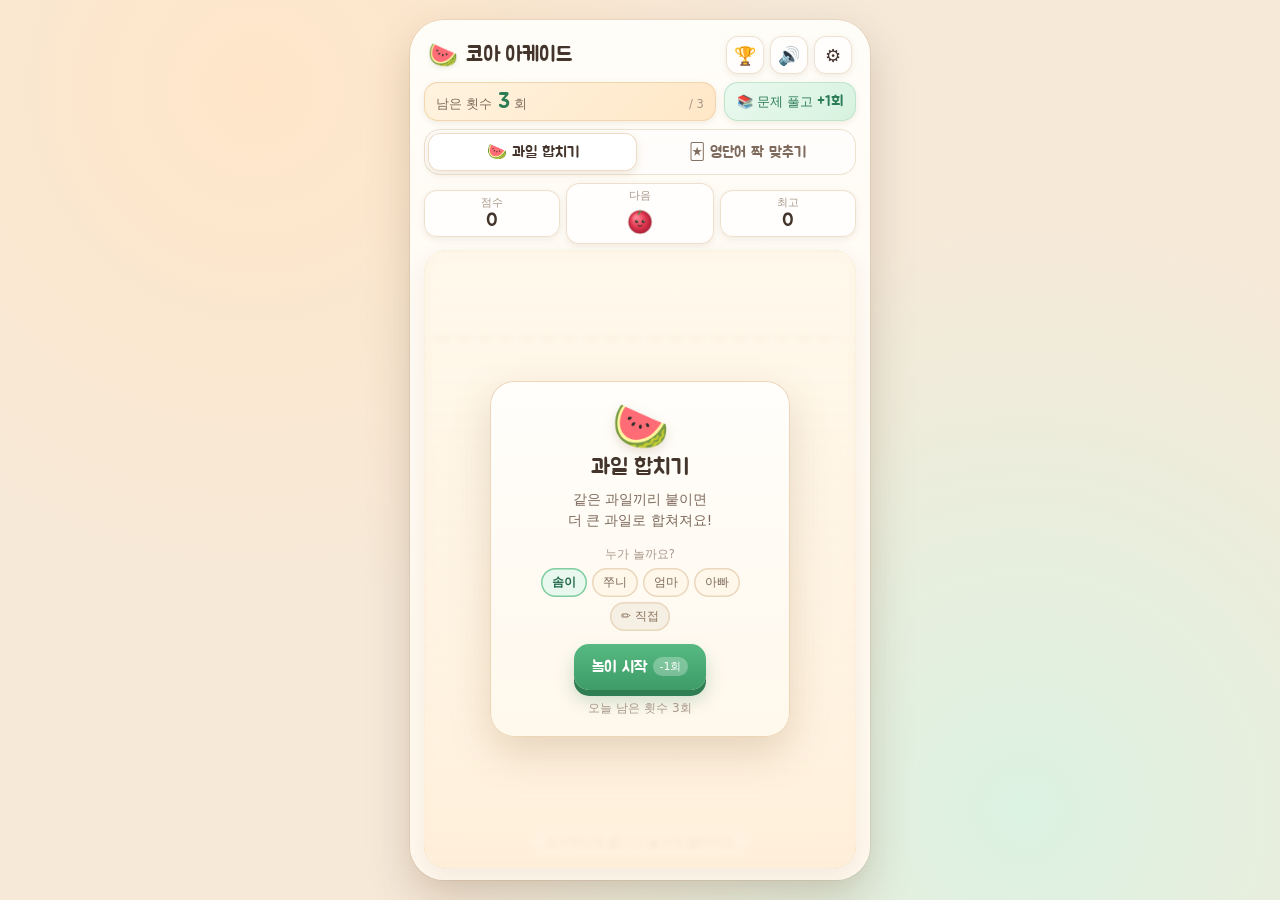
<file: arcade/index.html>
<!DOCTYPE html>
<html lang="ko">
<head>
<meta charset="utf-8" />
<meta name="viewport" content="width=device-width, initial-scale=1, viewport-fit=cover, maximum-scale=1, user-scalable=no" />
<meta name="theme-color" content="#FFF3E2" />
<meta name="robots" content="noindex, nofollow" />
<meta name="description" content="코아 아케이드 — 과일 합치기와 영단어 짝 맞추기로 놀면서 영어·수학을 익히는 우리 아이 미니게임" />
<title>코아 아케이드 🕹️</title>
<link rel="icon" href="assets/icon.svg" type="image/svg+xml" />
<link rel="apple-touch-icon" href="assets/icon-192.png" />
<link rel="manifest" href="manifest.webmanifest" />
<link rel="preconnect" href="https://fonts.googleapis.com" />
<link rel="preconnect" href="https://fonts.gstatic.com" crossorigin />
<link href="https://fonts.googleapis.com/css2?family=Jua&display=swap" rel="stylesheet" />
<link rel="stylesheet" href="css/style.css" />
</head>
<body>
<div id="app" class="app">

  <header class="topbar">
    <div class="brand">
      <span class="brand-mark" aria-hidden="true">🍉</span>
      <span class="brand-text">코아 아케이드</span>
    </div>
    <div class="top-actions">
      <button id="btnRank" class="icon-btn" type="button" aria-label="가족 랭킹" title="가족 랭킹">🏆</button>
      <button id="btnMute" class="icon-btn" type="button" aria-label="소리 켜기" aria-pressed="false" title="소리">🔇</button>
      <button id="btnAdmin" class="icon-btn" type="button" aria-label="관리자 모드" title="관리자">⚙️</button>
    </div>
  </header>

  <div class="stat-row">
    <div class="plays-chip" id="playsChip" title="오늘 남은 놀이 횟수">
      <span class="plays-label">남은 횟수</span>
      <b id="playsLeft">3</b><span class="plays-unit">회</span>
      <span class="plays-of" id="playsOf">/ 3</span>
    </div>
    <button id="btnQuiz" class="quiz-chip" type="button">
      <span aria-hidden="true">📚</span> 문제 풀고 <b>+1회</b>
    </button>
  </div>

  <nav class="tabs" role="tablist" aria-label="게임 선택">
    <button id="tabWatermelon" class="tab is-active" role="tab" aria-selected="true" aria-controls="view-watermelon" data-tab="watermelon" type="button">
      <span aria-hidden="true">🍉</span> 과일 합치기
    </button>
    <button id="tabMatching" class="tab" role="tab" aria-selected="false" aria-controls="view-matching" data-tab="matching" type="button">
      <span aria-hidden="true">🃏</span> 영단어 짝 맞추기
    </button>
  </nav>

  <main class="stage" id="stage">

    <!-- ======== 게임 1 : 과일 합치기 ======== -->
    <section class="view is-active" id="view-watermelon" role="tabpanel" aria-labelledby="tabWatermelon">
      <div class="hud hud-wm">
        <div class="hud-cell">
          <span class="hud-label">점수</span>
          <b class="hud-value" id="wmScore">0</b>
        </div>
        <div class="hud-cell hud-next">
          <span class="hud-label">다음</span>
          <canvas id="wmNext" width="72" height="72" aria-label="다음 과일"></canvas>
        </div>
        <div class="hud-cell">
          <span class="hud-label">최고</span>
          <b class="hud-value" id="wmBest">0</b>
        </div>
      </div>

      <div class="board-wrap" id="wmWrap">
        <canvas id="wmCanvas" aria-label="과일 합치기 놀이판"></canvas>
        <div class="hint-layer" id="wmHint" aria-hidden="true">
          <span class="hint-pill">손가락으로 옮기고 놓으면 떨어져요</span>
        </div>

        <div class="board-overlay" id="wmOverlay">
          <div class="ov-card">
            <div class="ov-emoji" aria-hidden="true">🍉</div>
            <h2>과일 합치기</h2>
            <p class="ov-desc">같은 과일끼리 붙이면<br />더 큰 과일로 합쳐져요!</p>
            <div class="player-pick">
              <span class="player-pick-label">누가 놀까요?</span>
              <div class="player-chips" data-picker="wm"></div>
            </div>
            <button class="btn btn-primary" id="wmStartBtn" type="button">
              놀이 시작 <span class="btn-cost">-1회</span>
            </button>
            <p class="ov-note" id="wmOverlayNote">오늘 남은 횟수 3회</p>
          </div>
        </div>

        <div class="board-overlay gameover" id="wmGameover" hidden>
          <div class="ov-card">
            <div class="ov-emoji" aria-hidden="true">🍉</div>
            <h2>과일이 가득 찼어요!</h2>
            <div class="result-score">
              <span>이번 점수</span>
              <b id="wmFinalScore">0</b>
            </div>
            <p class="ov-note" id="wmBestNote">최고 기록 0점</p>
            <p class="result-player">이번 판 <b id="wmResultPlayer">솜이</b>
              <button class="link-btn" type="button" data-change-player="watermelon">바꾸기</button></p>
            <div class="ov-buttons">
              <button class="btn btn-primary" id="wmRetryBtn" type="button">한 번 더 <span class="btn-cost">-1회</span></button>
              <button class="btn btn-ghost" id="wmHomeBtn" type="button">그만두기</button>
            </div>
            <button class="link-btn result-rank-link" type="button" data-open-rank="watermelon">🏆 가족 랭킹 보기</button>
          </div>
        </div>
      </div>
    </section>

    <!-- ======== 게임 2 : 영단어 짝 맞추기 ======== -->
    <section class="view" id="view-matching" role="tabpanel" aria-labelledby="tabMatching" hidden>
      <div class="hud hud-mt">
        <div class="hud-cell">
          <span class="hud-label">라운드</span>
          <b class="hud-value" id="mtRound">1</b>
        </div>
        <div class="hud-cell">
          <span class="hud-label">점수</span>
          <b class="hud-value" id="mtScore">0</b>
        </div>
        <div class="hud-cell">
          <span class="hud-label">콤보</span>
          <b class="hud-value combo" id="mtCombo">x1</b>
        </div>
        <div class="hud-cell hud-time">
          <span class="hud-label">남은 시간</span>
          <b class="hud-value" id="mtTime">60</b>
        </div>
      </div>
      <div class="timebar" aria-hidden="true"><i id="mtTimeFill"></i></div>

      <div class="mt-stage">
        <div class="mt-grid" id="mtGrid" aria-label="영단어 짝 맞추기 카드판"></div>

        <div class="board-overlay" id="mtOverlay">
          <div class="ov-card">
            <div class="ov-emoji" aria-hidden="true">🃏</div>
            <h2>영단어 짝 맞추기</h2>
            <p class="ov-desc">그림 카드와 영단어 카드를<br />짝지어 뒤집어요!</p>
            <div class="player-pick">
              <span class="player-pick-label">누가 놀까요?</span>
              <div class="player-chips" data-picker="mt"></div>
            </div>
            <button class="btn btn-primary" id="mtStartBtn" type="button">
              놀이 시작 <span class="btn-cost">-1회</span>
            </button>
            <p class="ov-note" id="mtOverlayNote">오늘 남은 횟수 3회</p>
          </div>
        </div>

        <div class="board-overlay" id="mtRoundClear" hidden>
          <div class="ov-card">
            <div class="ov-emoji" aria-hidden="true">🌟</div>
            <h2 id="mtClearTitle">라운드 클리어!</h2>
            <div class="star-row" id="mtStars" aria-label="별점">★★★</div>
            <p class="ov-note" id="mtClearNote">다음 라운드로 가볼까요?</p>
            <button class="btn btn-primary" id="mtNextBtn" type="button">다음 라운드</button>
            <button class="btn btn-ghost" id="mtClearHomeBtn" type="button" hidden>그만두기</button>
          </div>
        </div>

        <div class="board-overlay" id="mtGameover" hidden>
          <div class="ov-card">
            <div class="ov-emoji" aria-hidden="true">⏰</div>
            <h2>시간이 다 됐어요!</h2>
            <div class="result-score">
              <span>이번 점수</span>
              <b id="mtFinalScore">0</b>
            </div>
            <p class="ov-note" id="mtBestNote">최고 기록 0점</p>
            <p class="result-player">이번 판 <b id="mtResultPlayer">솜이</b>
              <button class="link-btn" type="button" data-change-player="match">바꾸기</button></p>
            <div class="ov-buttons">
              <button class="btn btn-primary" id="mtRetryBtn" type="button">한 번 더 <span class="btn-cost">-1회</span></button>
              <button class="btn btn-ghost" id="mtHomeBtn" type="button">그만두기</button>
            </div>
            <button class="link-btn result-rank-link" type="button" data-open-rank="match">🏆 가족 랭킹 보기</button>
          </div>
        </div>
      </div>
    </section>

  </main>

  <!-- ======== 문제 풀기 (퀴즈) ======== -->
  <div class="sheet" id="quizSheet" hidden>
    <div class="sheet-backdrop" data-close="quiz"></div>
    <div class="sheet-panel quiz-panel" role="dialog" aria-modal="true" aria-labelledby="quizTitle">
      <div class="sheet-head">
        <div>
          <h2 id="quizTitle">📚 문제 풀고 +1회</h2>
          <p class="sheet-sub">영어·수학 5문제를 맞히면 놀이 1회가 충전돼요</p>
        </div>
        <button class="icon-btn close-btn" type="button" data-close="quiz" aria-label="닫기">✕</button>
      </div>

      <div class="quiz-top">
        <div class="quiz-progress" id="quizDots" aria-label="문제 진행"></div>
        <div class="quiz-scorebox">
          <span>정답</span><b id="quizCorrectCount">0</b><span>/ 5</span>
        </div>
      </div>

      <div class="quiz-body" id="quizBody">
        <div class="quiz-badge" id="quizBadge">영어</div>
        <div class="quiz-prompt" id="quizPrompt"></div>
        <button class="speak-btn" id="quizSpeakBtn" type="button">
          <span aria-hidden="true">🔊</span> 발음 듣기
        </button>
        <div class="quiz-choices" id="quizChoices"></div>
        <div class="quiz-feedback" id="quizFeedback" role="status" aria-live="polite"></div>
      </div>

      <div class="quiz-done" id="quizDone" hidden>
        <div class="done-emoji" aria-hidden="true">🎉</div>
        <h3>5문제 모두 맞혔어요!</h3>
        <p>오늘 놀이 <b>+1회</b>가 충전됐어요</p>
        <p class="ov-note" id="quizDoneNote">오늘 남은 횟수 4회</p>
        <button class="btn btn-primary" id="quizDoneBtn" type="button">신나게 놀러 가기</button>
      </div>
    </div>
  </div>

  <!-- ======== 관리자 (PIN) ======== -->
  <div class="sheet" id="adminSheet" hidden>
    <div class="sheet-backdrop" data-close="admin"></div>
    <div class="sheet-panel admin-panel" role="dialog" aria-modal="true" aria-labelledby="adminTitle">
      <div class="sheet-head">
        <div>
          <h2 id="adminTitle">⚙️ 관리자</h2>
          <p class="sheet-sub">보호자만 열 수 있어요</p>
        </div>
        <button class="icon-btn close-btn" type="button" data-close="admin" aria-label="닫기">✕</button>
      </div>

      <div class="pin-pad" id="adminPinPad">
        <div class="pin-dots" id="adminPinDots" aria-label="입력한 PIN"><i></i><i></i><i></i><i></i></div>
        <p class="pin-msg" id="adminPinMsg">PIN 4자리를 눌러 주세요</p>
        <div class="pin-keys" id="adminKeys">
          <button type="button" data-key="1">1</button>
          <button type="button" data-key="2">2</button>
          <button type="button" data-key="3">3</button>
          <button type="button" data-key="4">4</button>
          <button type="button" data-key="5">5</button>
          <button type="button" data-key="6">6</button>
          <button type="button" data-key="7">7</button>
          <button type="button" data-key="8">8</button>
          <button type="button" data-key="9">9</button>
          <button type="button" data-key="clear" class="key-fn">지우기</button>
          <button type="button" data-key="0">0</button>
          <button type="button" data-key="back" class="key-fn" aria-label="한 글자 지우기">⌫</button>
        </div>
      </div>

      <div class="admin-body" id="adminBody" hidden>
        <div class="admin-grid">
          <div class="setting-card">
            <span class="setting-label">하루 기본 횟수</span>
            <div class="stepper" data-stepper="daily">
              <button type="button" data-step="-1" aria-label="줄이기">−</button>
              <b id="setDaily">3</b><span class="stepper-unit">회</span>
              <button type="button" data-step="1" aria-label="늘리기">+</button>
            </div>
            <span class="setting-hint">1 ~ 20회</span>
          </div>

          <div class="setting-card">
            <span class="setting-label">아이 나이</span>
            <div class="stepper" data-stepper="age">
              <button type="button" data-step="-1" aria-label="줄이기">−</button>
              <b id="setAge">8</b><span class="stepper-unit">세</span>
              <button type="button" data-step="1" aria-label="늘리기">+</button>
            </div>
            <span class="setting-hint" id="ageHint">8~9세 · 영어·수학 난이도</span>
          </div>
        </div>

        <div class="admin-actions">
          <button class="btn btn-soft" id="adminResetBtn" type="button">오늘 횟수 초기화</button>
          <button class="btn btn-soft" id="adminChargeBtn" type="button">+1회 충전</button>
        </div>

        <div class="today-card">
          <div class="today-row">
            <span>오늘 쓴 횟수</span><b id="statUsed">0회</b>
          </div>
          <div class="today-row">
            <span>지금 남은 횟수</span><b id="statLeft">3회</b>
          </div>
        </div>

        <!-- 📊 아이들 활동 리포트 -->
        <section class="report" id="reportSection">
          <div class="report-head">
            <h3>📊 아이들 활동 리포트</h3>
            <span class="report-age" id="reportAge">8~9세</span>
          </div>

          <div class="report-today" id="reportToday"></div>

          <div class="report-days-head">
            <span>최근 7일</span>
            <button class="link-btn" id="reportToggle" type="button">자세히</button>
          </div>
          <div class="report-total" id="reportTotal"></div>
          <ul class="report-list" id="reportList"></ul>

          <div class="report-export">
            <p class="report-export-note">가족 앱에서 읽어 갈 수 있는 기록이에요</p>
            <div class="report-export-btns">
              <button class="btn btn-soft" id="reportCopyBtn" type="button">JSON 복사</button>
              <button class="btn btn-soft" id="reportDownloadBtn" type="button">JSON 저장</button>
            </div>
          </div>
        </section>

        <div class="admin-foot">
          <button class="link-btn" id="adminPinChangeBtn" type="button">PIN 변경</button>
          <span class="dot">·</span>
          <button class="link-btn" id="adminDoneBtn" type="button">닫기</button>
        </div>
      </div>
    </div>
  </div>

  <!-- ======== 횟수 소진 안내 ======== -->
  <div class="sheet" id="limitSheet" hidden>
    <div class="sheet-backdrop" data-close="limit"></div>
    <div class="sheet-panel limit-panel" role="dialog" aria-modal="true" aria-labelledby="limitTitle">
      <div class="ov-card">
        <div class="ov-emoji" aria-hidden="true">🌙</div>
        <h2 id="limitTitle">오늘 놀이를 다 했어요</h2>
        <p class="ov-desc" id="limitDesc">문제를 풀면 한 번 더 놀 수 있어요!</p>
        <div class="ov-buttons">
          <button class="btn btn-primary" id="limitQuizBtn" type="button">📚 문제 풀고 +1회</button>
          <button class="btn btn-ghost" id="limitAdminBtn" type="button">⚙️ 관리자</button>
        </div>
      </div>
    </div>
  </div>

  <!-- ======== PIN 변경 ======== -->
  <div class="sheet" id="pinSheet" hidden>
    <div class="sheet-backdrop" data-close="pin"></div>
    <div class="sheet-panel pin-panel" role="dialog" aria-modal="true" aria-labelledby="pinTitle">
      <div class="sheet-head">
        <h2 id="pinTitle">PIN 변경</h2>
        <button class="icon-btn close-btn" type="button" data-close="pin" aria-label="닫기">✕</button>
      </div>
      <p class="sheet-sub">새 PIN 4자리를 입력해 주세요</p>
      <div class="pin-dots" id="pinDots" aria-label="새 PIN"><i></i><i></i><i></i><i></i></div>
      <p class="pin-msg" id="pinMsg"></p>
      <div class="pin-keys" id="pinKeys">
        <button type="button" data-key="1">1</button>
        <button type="button" data-key="2">2</button>
        <button type="button" data-key="3">3</button>
        <button type="button" data-key="4">4</button>
        <button type="button" data-key="5">5</button>
        <button type="button" data-key="6">6</button>
        <button type="button" data-key="7">7</button>
        <button type="button" data-key="8">8</button>
        <button type="button" data-key="9">9</button>
        <button type="button" data-key="clear" class="key-fn">지우기</button>
        <button type="button" data-key="0">0</button>
        <button type="button" data-key="back" class="key-fn" aria-label="한 글자 지우기">⌫</button>
      </div>
    </div>
  </div>

  <!-- ======== 🏆 가족 랭킹 ======== -->
  <div class="sheet" id="rankSheet" hidden>
    <div class="sheet-backdrop" data-close="rank"></div>
    <div class="sheet-panel rank-panel" role="dialog" aria-modal="true" aria-labelledby="rankTitle">
      <div class="sheet-head">
        <div>
          <h2 id="rankTitle">🏆 가족 랭킹</h2>
          <p class="sheet-sub">게임별 Top 10 · 점수가 같으면 먼저 세운 기록이 앞서요</p>
        </div>
        <button class="icon-btn close-btn" type="button" data-close="rank" aria-label="닫기">✕</button>
      </div>
      <div class="rank-tabs" role="tablist" aria-label="게임 선택">
        <button type="button" class="rank-tab is-on" data-rank="watermelon">🍉 과일 합치기</button>
        <button type="button" class="rank-tab" data-rank="match">🃏 영단어 짝</button>
      </div>
      <ol class="rank-list" id="rankList"></ol>
      <p class="rank-empty" id="rankEmpty" hidden>아직 기록이 없어요.<br />첫 기록을 세워 볼까요?</p>
      <p class="rank-foot" id="rankFoot">놀이가 끝나면 내 기록이 자동으로 올라가요</p>
    </div>
  </div>

  <!-- ======== 플레이어 정하기 ======== -->
  <div class="sheet" id="playerSheet" hidden>
    <div class="sheet-backdrop" data-close="player"></div>
    <div class="sheet-panel player-panel" role="dialog" aria-modal="true" aria-labelledby="playerTitle">
      <div class="sheet-head">
        <div>
          <h2 id="playerTitle">누가 놀까요?</h2>
          <p class="sheet-sub">이름을 고르면 랭킹에 그 이름으로 올라가요</p>
        </div>
        <button class="icon-btn close-btn" type="button" data-close="player" aria-label="닫기">✕</button>
      </div>
      <div class="player-chips player-chips-lg" id="playerSheetChips"></div>
      <div class="player-custom">
        <input id="playerInput" type="text" maxlength="8" placeholder="직접 입력 (8자까지)" autocomplete="off" />
        <button class="btn btn-primary" id="playerSaveBtn" type="button">확인</button>
      </div>
    </div>
  </div>

  <div class="toast" id="toast" role="status" aria-live="polite"></div>
  <div class="confetti-layer" id="confetti" aria-hidden="true"></div>
</div>

<script src="js/stats.js"></script>
<script src="js/state.js"></script>
<script src="js/ranking.js"></script>
<script src="js/audio.js"></script>
<script src="js/speech.js"></script>
<script src="js/words.js"></script>
<script src="js/quiz-data.js"></script>
<script src="js/fruits.js"></script>
<script src="js/watermelon.js"></script>
<script src="js/matching.js"></script>
<script src="js/quiz.js"></script>
<script src="js/report.js"></script>
<script src="js/app.js"></script>
</body>
</html>
</file>
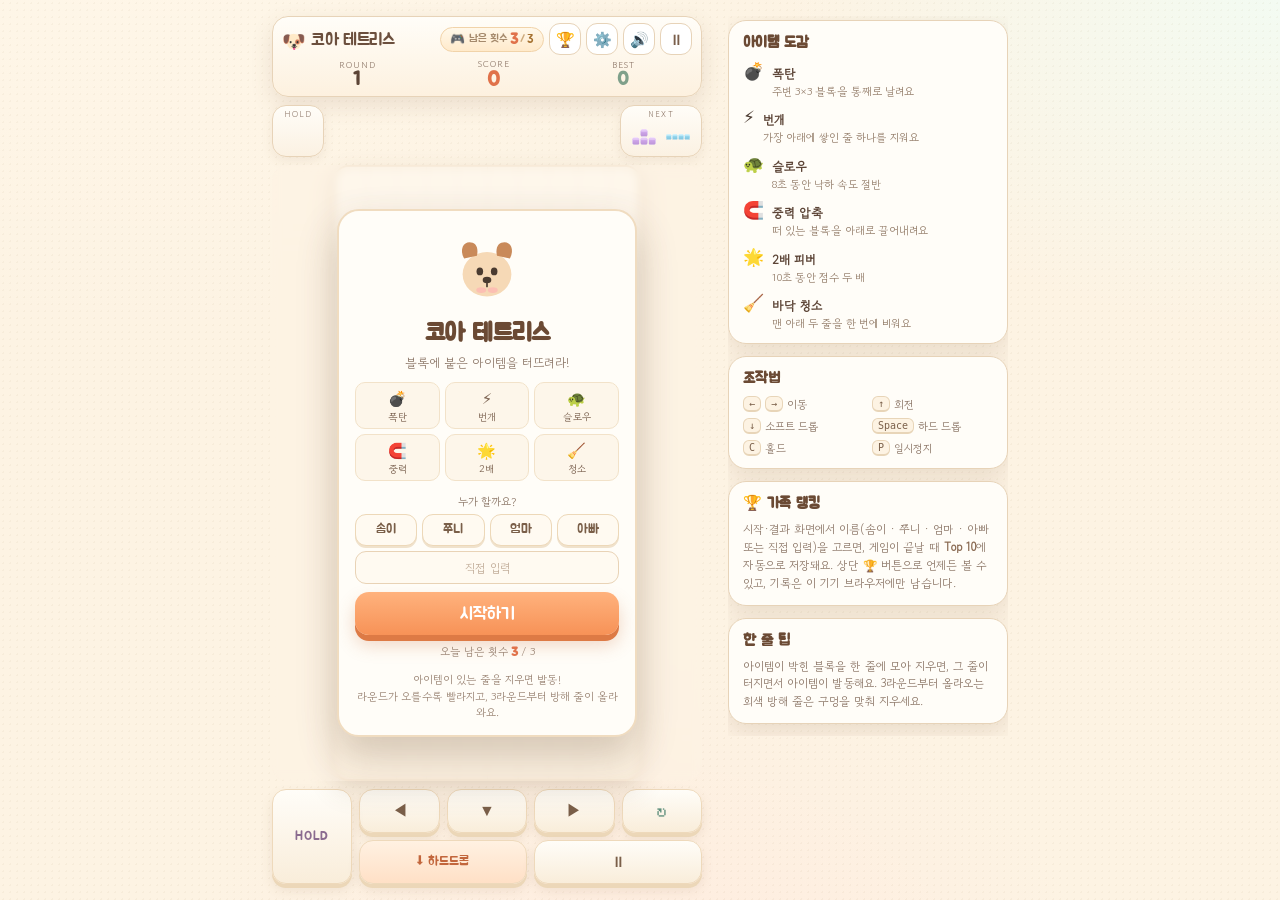
<file: tetris/index.html>
<!DOCTYPE html>
<html lang="ko">
<head>
<meta charset="utf-8">
<meta name="viewport" content="width=device-width, initial-scale=1, maximum-scale=1, user-scalable=no, viewport-fit=cover">
<meta name="theme-color" content="#fdf3e3">
<meta name="description" content="아이템을 터뜨려 즐기는 코아 테트리스 — 라운드마다 빨라지는 낙하, 6종 아이템, 방해 줄까지.">
<title>코아 테트리스 🐶</title>
<link rel="icon" href="data:image/svg+xml,<svg xmlns='http://www.w3.org/2000/svg' viewBox='0 0 100 100'><text y='.9em' font-size='90'>🐶</text></svg>">
<link rel="preconnect" href="https://fonts.googleapis.com">
<link rel="preconnect" href="https://fonts.gstatic.com" crossorigin>
<link href="https://fonts.googleapis.com/css2?family=Jua&family=Gowun+Dodum&display=swap" rel="stylesheet">
<link rel="stylesheet" href="style.css">
</head>
<body>
<div class="layout">
  <div class="cabinet">
    <header class="hud">
      <div class="hud-top">
        <div class="brand">
          <span class="brand-dog" aria-hidden="true">🐶</span>
          <span class="brand-name">코아 테트리스</span>
        </div>
        <div class="hud-right">
          <button class="plays" id="btn-plays" type="button" title="오늘 남은 플레이 횟수">
            <span class="plays-ico" aria-hidden="true">🎮</span>
            <span class="plays-label">남은 횟수 </span><b id="plays-left">3</b><span class="slash">/</span><span id="plays-max">3</span>
          </button>
          <button id="btn-rank" class="icon-btn" type="button" aria-label="가족 랭킹 보기" title="가족 랭킹 (🏆)">🏆</button>
          <button id="btn-admin" class="icon-btn" type="button" aria-label="관리자 설정" title="관리자 설정">⚙️</button>
          <button id="btn-sound" class="icon-btn" type="button" aria-label="소리 끄기" title="소리 (M)">🔊</button>
          <button id="btn-pause" class="icon-btn" type="button" aria-label="일시정지" title="일시정지 (P)">⏸</button>
        </div>
      </div>
      <div class="stats">
        <div class="stat">
          <span class="k">ROUND</span>
          <b id="round" class="v">1</b>
        </div>
        <div class="stat score">
          <span class="k">SCORE</span>
          <b id="score" class="v">0</b>
        </div>
        <div class="stat best">
          <span class="k">BEST</span>
          <b id="best" class="v">0</b>
        </div>
      </div>
    </header>

    <div class="strip">
      <div class="mini">
        <span class="mini-k">HOLD</span>
        <canvas id="hold-canvas" width="100" height="90"></canvas>
      </div>
      <div class="effects" id="effects" aria-live="polite"></div>
      <div class="mini next">
        <span class="mini-k">NEXT</span>
        <canvas id="next-canvas" width="180" height="90"></canvas>
      </div>
    </div>

    <div class="board-wrap" id="board-wrap">
      <div class="board-frame">
        <canvas id="board" aria-label="테트리스 보드"></canvas>
        <canvas id="fx" aria-hidden="true"></canvas>
        <div class="banner" id="banner" aria-live="polite"></div>
        <div class="flash" id="flash" aria-hidden="true"></div>
      </div>

      <div class="overlay" id="overlay" data-screen="start">
        <div class="ov-card" data-screen="start">
          <div class="ov-dog" aria-hidden="true">
            <svg viewBox="0 0 120 120" width="86" height="86">
              <ellipse cx="60" cy="66" rx="34" ry="31" fill="#f6d9b6"/>
              <path d="M28 44c-8-16 2-26 12-22 6 2 8 10 6 18z" fill="#c98a5a"/>
              <path d="M92 44c8-16-2-26-12-22-6 2-8 10-6 18z" fill="#c98a5a"/>
              <ellipse cx="50" cy="62" rx="4.6" ry="5.4" fill="#4a3b30"/>
              <ellipse cx="70" cy="62" rx="4.6" ry="5.4" fill="#4a3b30"/>
              <ellipse cx="60" cy="74" rx="6" ry="4.6" fill="#4a3b30"/>
              <path d="M60 79v4" stroke="#4a3b30" stroke-width="2.4" stroke-linecap="round"/>
              <ellipse cx="52" cy="88" rx="7" ry="4" fill="#ffb3b3" opacity=".65"/>
              <ellipse cx="68" cy="88" rx="7" ry="4" fill="#ffb3b3" opacity=".65"/>
            </svg>
          </div>
          <h1>코아 테트리스</h1>
          <p class="ov-sub">블록에 붙은 아이템을 터뜨려라!</p>
          <ul class="ov-items">
            <li><span>💣</span>폭탄</li>
            <li><span>⚡</span>번개</li>
            <li><span>🐢</span>슬로우</li>
            <li><span>🧲</span>중력</li>
            <li><span>🌟</span>2배</li>
            <li><span>🧹</span>청소</li>
          </ul>
          <div class="who" data-who="start">
            <p class="who-k">누가 할까요?</p>
            <div class="who-picks">
              <button type="button" data-player="솜이" aria-pressed="false">솜이</button>
              <button type="button" data-player="쭈니" aria-pressed="false">쭈니</button>
              <button type="button" data-player="엄마" aria-pressed="false">엄마</button>
              <button type="button" data-player="아빠" aria-pressed="false">아빠</button>
            </div>
            <input class="who-input" type="text" maxlength="10" placeholder="직접 입력" aria-label="플레이어 이름 직접 입력" autocomplete="off" spellcheck="false">
          </div>
          <button class="cta" id="btn-start" type="button">시작하기</button>
          <button class="cta quiz-cta" id="btn-quiz-start" type="button" hidden>📚 영어·수학 문제 풀고 +1회 받기</button>
          <p class="ov-plays">오늘 남은 횟수 <b id="start-plays">3</b> / <span id="start-plays-max">3</span></p>
          <p class="ov-hint">아이템이 있는 줄을 지우면 발동!<br>라운드가 오를수록 빨라지고, 3라운드부터 방해 줄이 올라와요.</p>
        </div>

        <div class="ov-card" data-screen="pause">
          <h2>잠시 쉬는 중 🐾</h2>
          <p class="ov-sub">숨 고르고 다시 할까요?</p>
          <button class="cta" id="btn-resume" type="button">계속하기</button>
          <button class="cta ghost" id="btn-restart-pause" type="button">처음부터</button>
        </div>

        <div class="ov-card" data-screen="over">
          <h2>게임 끝!</h2>
          <div class="ov-score">
            <div><span>SCORE</span><b id="over-score">0</b></div>
            <div><span>ROUND</span><b id="over-round">1</b></div>
            <div><span>LINES</span><b id="over-lines">0</b></div>
          </div>
          <p class="over-who" id="over-who"><b>플레이어</b> 기록</p>
          <p class="ov-sub" id="over-msg">수고했어요!</p>
          <div class="rk-mini">
            <button class="rk-head" id="btn-rank-more" type="button" aria-label="가족 랭킹 전체 보기">
              <b>🏆 가족 랭킹</b>
              <span class="rk-badge" id="over-rank"></span>
            </button>
            <div class="rk-board" id="rk-board-over" data-rank-board></div>
          </div>
          <div class="who" data-who="over">
            <p class="who-k">다음은 누구?</p>
            <div class="who-picks">
              <button type="button" data-player="솜이" aria-pressed="false">솜이</button>
              <button type="button" data-player="쭈니" aria-pressed="false">쭈니</button>
              <button type="button" data-player="엄마" aria-pressed="false">엄마</button>
              <button type="button" data-player="아빠" aria-pressed="false">아빠</button>
            </div>
            <input class="who-input" type="text" maxlength="10" placeholder="직접 입력" aria-label="플레이어 이름 직접 입력" autocomplete="off" spellcheck="false">
          </div>
          <p class="ov-plays">오늘 남은 횟수 <b id="over-plays">3</b> / <span id="over-plays-max">3</span></p>
          <button class="cta" id="btn-restart" type="button">다시 도전</button>
          <button class="cta quiz-cta" id="btn-quiz-over" type="button" hidden>📚 영어·수학 문제 풀고 +1회 받기</button>
        </div>
      </div>
    </div>

    <div class="controls" id="controls">
      <button class="pad" data-act="left" type="button" aria-label="왼쪽으로">◀</button>
      <button class="pad" data-act="down" type="button" aria-label="아래로">▼</button>
      <button class="pad" data-act="right" type="button" aria-label="오른쪽으로">▶</button>
      <button class="pad rotate" data-act="rotate" type="button" aria-label="회전">↻</button>
      <button class="pad hold" data-act="hold" type="button" aria-label="홀드">HOLD</button>
      <button class="pad hard" data-act="hard" type="button" aria-label="하드 드롭">⬇ 하드드롭</button>
      <button class="pad pause" data-act="pause" type="button" aria-label="일시정지">⏸</button>
    </div>
  </div>

  <aside class="guide">
    <section class="g-card">
      <h3>아이템 도감</h3>
      <ul class="g-items">
        <li><span class="g-ico">💣</span><div><b>폭탄</b><p>주변 3×3 블록을 통째로 날려요</p></div></li>
        <li><span class="g-ico">⚡</span><div><b>번개</b><p>가장 아래에 쌓인 줄 하나를 지워요</p></div></li>
        <li><span class="g-ico">🐢</span><div><b>슬로우</b><p>8초 동안 낙하 속도 절반</p></div></li>
        <li><span class="g-ico">🧲</span><div><b>중력 압축</b><p>떠 있는 블록을 아래로 끌어내려요</p></div></li>
        <li><span class="g-ico">🌟</span><div><b>2배 피버</b><p>10초 동안 점수 두 배</p></div></li>
        <li><span class="g-ico">🧹</span><div><b>바닥 청소</b><p>맨 아래 두 줄을 한 번에 비워요</p></div></li>
      </ul>
    </section>
    <section class="g-card">
      <h3>조작법</h3>
      <ul class="keys">
        <li><kbd>←</kbd><kbd>→</kbd><span>이동</span></li>
        <li><kbd>↑</kbd><span>회전</span></li>
        <li><kbd>↓</kbd><span>소프트 드롭</span></li>
        <li><kbd>Space</kbd><span>하드 드롭</span></li>
        <li><kbd>C</kbd><span>홀드</span></li>
        <li><kbd>P</kbd><span>일시정지</span></li>
      </ul>
    </section>
    <section class="g-card">
      <h3>🏆 가족 랭킹</h3>
      <p class="g-p">시작·결과 화면에서 이름(솜이 · 쭈니 · 엄마 · 아빠 또는 직접 입력)을 고르면, 게임이 끝날 때 <b>Top 10</b>에 자동으로 저장돼요. 상단 🏆 버튼으로 언제든 볼 수 있고, 기록은 이 기기 브라우저에만 남습니다.</p>
    </section>
    <section class="g-card tip">
      <h3>한 줄 팁</h3>
      <p>아이템이 박힌 블록을 한 줄에 모아 지우면, 그 줄이 터지면서 아이템이 발동해요. 3라운드부터 올라오는 회색 방해 줄은 구멍을 맞춰 지우세요.</p>
    </section>
  </aside>
</div>

<!-- ── 관리자 PIN ── -->
<div class="modal" id="modal-pin" hidden>
  <div class="m-card" role="dialog" aria-modal="true" aria-labelledby="pin-title">
    <h2 id="pin-title">⚙️ 관리자</h2>
    <p class="m-sub">관리자 PIN 4자리를 입력해 주세요</p>
    <input class="pin-input" id="pin-input" type="tel" inputmode="numeric" maxlength="4" placeholder="••••" autocomplete="off" aria-label="관리자 PIN">
    <p class="m-err" id="pin-err"></p>
    <button class="cta" id="btn-pin-ok" type="button">확인</button>
    <p class="m-hint">기본 PIN은 <b>5927</b>이에요. 확인 후 관리자 설정에서 바꿀 수 있어요.</p>
    <button class="cta ghost" type="button" data-close="pin">닫기</button>
  </div>
</div>

<!-- ── 관리자 설정 ── -->
<div class="modal" id="modal-admin" hidden>
  <div class="m-card" role="dialog" aria-modal="true" aria-labelledby="admin-title">
    <h2 id="admin-title">⚙️ 관리자 설정</h2>
    <div class="m-row">
      <span>하루 기본 횟수</span>
      <div class="stepper">
        <button type="button" data-step="-1" aria-label="줄이기">−</button>
        <b id="adm-base">3</b>
        <button type="button" data-step="1" aria-label="늘리기">+</button>
      </div>
    </div>
    <div class="m-row">
      <span>아이 나이</span>
      <div class="stepper">
        <button type="button" data-age="-1" aria-label="나이 줄이기">−</button>
        <b id="adm-age">10세</b>
        <button type="button" data-age="1" aria-label="나이 늘리기">+</button>
      </div>
    </div>
    <div class="age-picks" id="adm-age-picks"></div>
    <p class="m-hint" id="adm-age-hint">초3~4 수준 · 구구단 전체, 두 자리 곱셈·나눗셈</p>
    <div class="m-row">
      <span>오늘 현황</span>
      <b class="m-val" id="adm-today">남은 3 / 전체 3</b>
    </div>

    <div class="sr">
      <div class="sr-head">
        <b>📊 아이들 활동 리포트</b>
        <button type="button" id="adm-stats-export">JSON 복사</button>
      </div>
      <div class="sr-today" id="sr-today"></div>
      <div class="sr-table-wrap">
        <table class="sr-table">
          <thead>
            <tr><th>날짜</th><th>플레이</th><th>최고점</th><th>퀴즈</th><th>충전</th></tr>
          </thead>
          <tbody id="sr-rows"></tbody>
        </table>
      </div>
      <p class="sr-note">최근 7일 기록 · 기기 안에만 저장돼요</p>
    </div>
    <div class="m-actions">
      <button type="button" id="adm-reset">오늘 횟수 초기화</button>
      <button type="button" id="adm-plus">+1회 추가</button>
    </div>
    <div class="m-row">
      <span>PIN 변경</span>
      <input class="pin-input small" id="adm-pin" type="tel" inputmode="numeric" maxlength="4" aria-label="새 PIN">
    </div>
    <p class="m-err" id="adm-err"></p>
    <button class="cta" id="adm-save" type="button">저장하고 닫기</button>
    <button class="cta ghost" type="button" data-close="admin">닫기</button>
  </div>
</div>

<!-- ── 가족 랭킹 ── -->
<div class="modal" id="modal-rank" hidden>
  <div class="m-card rank-card" role="dialog" aria-modal="true" aria-labelledby="rank-title">
    <h2 id="rank-title">🏆 가족 랭킹</h2>
    <p class="m-sub">Top 10 · 점수가 높은 순서예요</p>
    <div class="rk-board" id="rk-board" data-rank-board></div>
    <p class="m-hint">이 기기 브라우저에만 저장돼요 · 플레이어를 바꾸려면 시작·결과 화면에서 골라 주세요</p>
    <button class="cta ghost" type="button" data-close="rank">닫기</button>
  </div>
</div>

<!-- ── 영어·수학 퀴즈 ── -->
<div class="modal" id="modal-quiz" hidden>
  <div class="m-card quiz-card" role="dialog" aria-modal="true" aria-labelledby="quiz-title">
    <p class="quiz-age-badge">현재 설정: <b id="quiz-age">10세</b> 수준</p>
    <div id="quiz-setup">
      <h2 id="quiz-title">📚 문제 풀고 +1회</h2>
      <p class="m-sub">5문제를 <b>모두</b> 맞히면 오늘 플레이 1회가 충전돼요.</p>
      <div class="quiz-pick">
        <button type="button" data-subject="english"><span>🔤</span>영어</button>
        <button type="button" data-subject="math"><span>➗</span>수학</button>
        <button type="button" data-subject="mixed"><span>🎲</span>랜덤</button>
      </div>
      <p class="m-hint">나이는 <b>관리자 설정(⚙️)</b>에서 바꿀 수 있어요</p>
      <button class="cta ghost" type="button" data-close="quiz">닫기</button>
    </div>

    <div id="quiz-play" hidden>
      <div class="quiz-head">
        <span class="quiz-prog" id="quiz-prog">1 / 5</span>
        <div class="dots" id="quiz-dots"></div>
      </div>
      <p class="quiz-q" id="quiz-q">문제</p>
      <button class="quiz-speak" id="quiz-speak" type="button" hidden>🔊 발음 듣기</button>
      <div class="choices" id="quiz-choices"></div>
      <p class="quiz-fb" id="quiz-fb"></p>
    </div>

    <div id="quiz-result" hidden>
      <div class="quiz-emoji" id="quiz-emoji">🎉</div>
      <h2 id="quiz-result-title">정답!</h2>
      <p class="m-sub" id="quiz-result-msg"></p>
      <button class="cta" id="btn-quiz-done" type="button">게임 시작</button>
      <button class="cta ghost" id="btn-quiz-retry" type="button">다시 풀기</button>
      <button class="cta ghost" type="button" data-close="quiz">닫기</button>
    </div>
  </div>
</div>

<div class="toast" id="toast" role="status" aria-live="polite"></div>

<script src="meta.js"></script>
<script src="game.js"></script>
</body>
</html>
</file>
<file: arcade/css/style.css>
/* ============================================================
   코아 아케이드 — 공통 스타일
   모바일 390×844 한 화면 기준, 데스크톱은 가운데 프레임
   ============================================================ */

:root {
  --cream: #fff6e9;
  --cream-2: #ffeed9;
  --paper: #fffdf9;
  --ink: #43352c;
  --ink-soft: #7d6a5c;
  --ink-faint: #a8988a;
  --line: #efdfcc;
  --green: #3f9d6c;
  --green-deep: #2c7c55;
  --green-soft: #e7f6ec;
  --pink: #ff8fa3;
  --pink-soft: #ffe6ec;
  --orange: #ffa23a;
  --yellow: #ffd166;
  --red: #e8604c;
  --sky: #7cb8e8;
  --shadow-sm: 0 2px 6px rgba(120, 84, 50, .10);
  --shadow-md: 0 8px 24px rgba(120, 84, 50, .14);
  --shadow-lg: 0 18px 44px rgba(100, 70, 40, .22);
  --radius: 18px;
  --font-cute: 'Jua', 'BMJUA', 'Apple SD Gothic Neo', 'Malgun Gothic', system-ui, sans-serif;
  --font-body: 'Pretendard', 'Apple SD Gothic Neo', 'Malgun Gothic', system-ui, -apple-system, sans-serif;
  --safe-top: env(safe-area-inset-top, 0px);
  --safe-bottom: env(safe-area-inset-bottom, 0px);
}

* { box-sizing: border-box; -webkit-tap-highlight-color: transparent; }

html, body {
  margin: 0;
  padding: 0;
  height: 100%;
  overscroll-behavior: none;
}

body {
  font-family: var(--font-body);
  color: var(--ink);
  background:
    radial-gradient(circle at 12% 8%, #ffe9cf 0%, transparent 38%),
    radial-gradient(circle at 88% 92%, #e8f6ea 0%, transparent 42%),
    var(--cream);
  overflow: hidden;
  -webkit-font-smoothing: antialiased;
  user-select: none;
}

button { font-family: inherit; color: inherit; border: 0; background: none; cursor: pointer; }
[hidden] { display: none !important; }
button:active { transform: translateY(1px); }
b { font-family: var(--font-cute); font-weight: 400; }

/* ---------- 앱 프레임 ---------- */
.app {
  position: relative;
  display: flex;
  flex-direction: column;
  width: 100%;
  height: 100%;
  height: 100dvh;
  max-width: 520px;
  margin: 0 auto;
  padding: calc(8px + var(--safe-top)) 12px calc(8px + var(--safe-bottom));
  gap: 8px;
}

/* 데스크톱: 종이 카드 프레임 */
@media (min-width: 900px) {
  body {
    display: flex;
    align-items: center;
    justify-content: center;
    background:
      radial-gradient(circle at 20% 10%, #ffe6c9 0%, transparent 40%),
      radial-gradient(circle at 80% 90%, #dcf2e2 0%, transparent 45%),
      #f6e9d8;
  }
  .app {
    height: min(920px, 100dvh - 40px);
    max-width: 460px;
    padding: 12px 14px;
    border-radius: 34px;
    background: linear-gradient(180deg, #fffdf8, #fff8ee);
    box-shadow: var(--shadow-lg), 0 0 0 1px rgba(180, 140, 100, .14);
  }
}

/* ---------- 상단 바 ---------- */
.topbar {
  display: flex;
  align-items: center;
  justify-content: space-between;
  padding: 4px 4px 0;
  flex: none;
}
.brand { display: flex; align-items: center; gap: 8px; }
.brand-mark { font-size: 24px; line-height: 1; filter: drop-shadow(0 2px 2px rgba(0,0,0,.08)); }
.brand-text {
  font-family: var(--font-cute);
  font-size: 21px;
  letter-spacing: -.2px;
  color: var(--ink);
}
.top-actions { display: flex; gap: 6px; }
.icon-btn {
  width: 38px; height: 38px;
  display: grid; place-items: center;
  font-size: 18px;
  border-radius: 12px;
  background: rgba(255,255,255,.75);
  box-shadow: var(--shadow-sm), inset 0 0 0 1px rgba(210,180,145,.4);
  transition: background .15s, transform .1s;
}
.icon-btn:hover { background: #fff; }

/* ---------- 횟수 / 문제 버튼 ---------- */
.stat-row { display: flex; gap: 8px; flex: none; }
.plays-chip {
  flex: 1;
  display: flex; align-items: baseline; gap: 4px;
  padding: 8px 12px;
  border-radius: 14px;
  background: linear-gradient(135deg, #fff3df, #ffe7c6);
  box-shadow: inset 0 0 0 1px #f2d6ae, var(--shadow-sm);
}
.plays-label { font-size: 12.5px; color: var(--ink-soft); margin-right: 2px; }
#playsLeft { font-family: var(--font-cute); font-size: 22px; line-height: 1; color: var(--green-deep); }
.plays-unit { font-size: 12.5px; color: var(--ink-soft); }
.plays-of { font-size: 11.5px; color: var(--ink-faint); margin-left: auto; }
.plays-chip.is-empty { background: linear-gradient(135deg, #ffe9e6, #ffd9d4); box-shadow: inset 0 0 0 1px #f5c3bb, var(--shadow-sm); }
.plays-chip.is-empty #playsLeft { color: var(--red); }

.quiz-chip {
  flex: none;
  display: flex; align-items: center; gap: 4px;
  padding: 0 13px;
  border-radius: 14px;
  font-size: 13px;
  color: var(--green-deep);
  background: linear-gradient(135deg, #eaf9ee, #d7f2df);
  box-shadow: inset 0 0 0 1px #bfe5cb, var(--shadow-sm);
  white-space: nowrap;
  transition: filter .15s;
}
.quiz-chip b { font-size: 14.5px; color: var(--green-deep); }
.quiz-chip:hover { filter: brightness(1.03); }

/* ---------- 탭 ---------- */
.tabs {
  display: flex;
  gap: 6px;
  padding: 4px;
  border-radius: 16px;
  background: rgba(255,255,255,.6);
  box-shadow: inset 0 0 0 1px rgba(215,190,155,.45);
  flex: none;
}
.tab {
  flex: 1;
  display: flex; align-items: center; justify-content: center; gap: 5px;
  padding: 9px 4px;
  border-radius: 12px;
  font-family: var(--font-cute);
  font-size: 14.5px;
  color: var(--ink-soft);
  white-space: nowrap;
  transition: background .18s, color .18s, box-shadow .18s, transform .12s;
}
.tab span { font-size: 16px; }
.tab.is-active {
  background: #fff;
  color: var(--ink);
  box-shadow: 0 3px 10px rgba(150, 110, 70, .16), inset 0 0 0 1px rgba(230,205,170,.7);
}
.tab:not(.is-active):hover { color: var(--ink); }

/* ---------- 스테이지 ---------- */
.stage { position: relative; flex: 1; min-height: 0; }
.view {
  position: relative;
  display: none;
  flex-direction: column;
  height: 100%;
  min-height: 0;
  gap: 6px;
}
.view.is-active { display: flex; animation: viewIn .22s ease; }
@keyframes viewIn { from { opacity: 0; transform: translateY(4px); } to { opacity: 1; transform: none; } }

/* ---------- HUD ---------- */
.hud {
  display: flex;
  align-items: center;
  gap: 6px;
  flex: none;
}
.hud-cell {
  flex: 1;
  display: flex;
  flex-direction: column;
  align-items: center;
  gap: 1px;
  padding: 6px 8px;
  border-radius: 13px;
  background: rgba(255,255,255,.72);
  box-shadow: inset 0 0 0 1px rgba(225,200,168,.55), var(--shadow-sm);
}
.hud-label { font-size: 10.5px; color: var(--ink-faint); letter-spacing: .3px; }
.hud-value { font-size: 19px; line-height: 1.1; color: var(--ink); }
.hud-value.combo { color: var(--orange); }
.hud-next { flex: 1.1; }
.hud-next canvas { width: 34px; height: 34px; display: block; }
.hud-time .hud-value { color: var(--green-deep); }
.hud-time.is-low .hud-value,
.hud-mt.is-low .hud-time .hud-value { color: var(--red); }

/* 카드에서 떠오르는 점수 */
.float-gain {
  position: fixed;
  transform: translate(-50%, -50%);
  padding: 2px 9px;
  border-radius: 999px;
  font-family: var(--font-cute);
  font-size: 13px;
  color: #fff;
  background: rgba(44, 124, 85, .92);
  box-shadow: 0 4px 10px rgba(44, 124, 85, .3);
  pointer-events: none;
  z-index: 40;
  animation: floatGain .8s ease-out forwards;
}
@keyframes floatGain {
  0% { opacity: 0; transform: translate(-50%, -30%) scale(.8); }
  25% { opacity: 1; transform: translate(-50%, -60%) scale(1.05); }
  100% { opacity: 0; transform: translate(-50%, -160%) scale(1); }
}

/* ---------- 과일 놀이판 ---------- */
.board-wrap {
  position: relative;
  flex: 1;
  min-height: 0;
  border-radius: 22px;
  background:
    radial-gradient(circle at 50% 120%, #fff8e6 0%, transparent 60%),
    linear-gradient(180deg, #fffcf4, #fff3e0);
  box-shadow: inset 0 0 0 1.5px rgba(232, 205, 170, .8), inset 0 6px 18px rgba(220, 185, 140, .14), 0 8px 22px rgba(150, 110, 70, .10);
  overflow: hidden;
}
#wmCanvas { display: block; width: 100%; height: 100%; touch-action: none; }

.hint-layer {
  position: absolute;
  left: 0; right: 0; bottom: 12px;
  display: grid; place-items: center;
  pointer-events: none;
  opacity: 1;
  transition: opacity .4s;
}
.hint-layer.is-hidden { opacity: 0; }
.hint-pill {
  padding: 6px 14px;
  border-radius: 999px;
  font-size: 11.5px;
  color: #8a735d;
  background: rgba(255, 251, 240, .9);
  box-shadow: 0 2px 8px rgba(140, 100, 60, .12);
  animation: hintFloat 2.6s ease-in-out infinite;
}
@keyframes hintFloat { 0%, 100% { transform: translateY(0); } 50% { transform: translateY(-4px); } }

/* ---------- 오버레이 공통 ---------- */
.board-overlay {
  position: absolute;
  inset: 0;
  display: grid;
  place-items: center;
  padding: 16px;
  background: linear-gradient(180deg, rgba(255, 247, 233, .72), rgba(255, 240, 220, .88));
  backdrop-filter: blur(3px);
  -webkit-backdrop-filter: blur(3px);
  z-index: 5;
}
.board-overlay[hidden] { display: none; }
.ov-card {
  width: 100%;
  max-width: 300px;
  padding: 22px 20px 20px;
  text-align: center;
  border-radius: 24px;
  background: linear-gradient(180deg, #fffefb, #fff8ec);
  box-shadow: 0 16px 40px rgba(140, 100, 60, .22), inset 0 0 0 1px rgba(235, 210, 178, .9);
  animation: popIn .28s cubic-bezier(.2, 1.2, .4, 1);
}
@keyframes popIn { from { opacity: 0; transform: scale(.92) translateY(8px); } to { opacity: 1; transform: none; } }
.ov-emoji { font-size: 46px; line-height: 1; margin-bottom: 4px; filter: drop-shadow(0 4px 6px rgba(120, 80, 40, .18)); }
.ov-card h2 { margin: 4px 0 8px; font-family: var(--font-cute); font-weight: 400; font-size: 22px; letter-spacing: -.3px; }
.ov-desc { margin: 0 0 16px; font-size: 13.5px; line-height: 1.55; color: var(--ink-soft); }
.ov-note { margin: 10px 0 0; font-size: 12px; color: var(--ink-faint); }
.ov-buttons { display: flex; flex-direction: column; gap: 8px; margin-top: 6px; }
.result-score {
  display: flex; align-items: baseline; justify-content: center; gap: 8px;
  margin: 6px 0 2px;
  font-size: 13px; color: var(--ink-soft);
}
.result-score b { font-size: 30px; color: var(--green-deep); }

/* ---------- 버튼 ---------- */
.btn {
  display: inline-flex; align-items: center; justify-content: center; gap: 6px;
  padding: 13px 18px;
  border-radius: 15px;
  font-family: var(--font-cute);
  font-size: 16px;
  transition: filter .15s, box-shadow .15s, transform .1s;
}
.btn-primary {
  color: #fff;
  background: linear-gradient(180deg, #57b981, #3d9c68);
  box-shadow: 0 6px 0 #2f7d53, 0 10px 18px rgba(60, 140, 95, .28);
}
.btn-primary:active { transform: translateY(4px); box-shadow: 0 2px 0 #2f7d53, 0 4px 10px rgba(60, 140, 95, .25); }
.btn-primary:disabled { filter: grayscale(.6) brightness(1.05); box-shadow: none; cursor: not-allowed; }
.btn-cost {
  padding: 2px 7px;
  border-radius: 999px;
  font-family: var(--font-body);
  font-size: 11px;
  background: rgba(255, 255, 255, .28);
}
.btn-ghost {
  color: var(--ink-soft);
  background: rgba(255, 255, 255, .8);
  box-shadow: inset 0 0 0 1.5px rgba(215, 190, 155, .8);
}
.btn-soft {
  color: var(--green-deep);
  background: #eefaf1;
  box-shadow: inset 0 0 0 1.5px #c8e9d3;
  font-size: 14px;
  padding: 11px 12px;
}

/* ---------- 짝 맞추기 ---------- */
.mt-stage { position: relative; flex: 1; min-height: 0; display: flex; flex-direction: column; }
.mt-grid {
  flex: 1;
  min-height: 0;
  display: grid;
  gap: 6px;
  align-content: stretch;
  padding: 2px;
}
.timebar {
  height: 7px;
  border-radius: 999px;
  background: #f2e4d1;
  overflow: hidden;
  flex: none;
  box-shadow: inset 0 1px 2px rgba(150, 110, 70, .18);
}
.timebar i {
  display: block;
  height: 100%;
  width: 100%;
  border-radius: 999px;
  background: linear-gradient(90deg, #6ecf9b, #3f9d6c);
  transition: width .25s linear, background .3s;
}
.timebar.is-low i { background: linear-gradient(90deg, #ffb36b, #e8604c); }

.card {
  position: relative;
  padding: 0;
  border-radius: 13px;
  perspective: 700px;
  background: transparent;
  min-width: 0;
  min-height: 0;
}
.card-inner {
  position: relative;
  width: 100%; height: 100%;
  transform-style: preserve-3d;
  transition: transform .38s cubic-bezier(.3, 1.1, .5, 1);
}
.card.is-flipped .card-inner { transform: rotateY(180deg); }
.card-face {
  position: absolute;
  inset: 0;
  display: flex;
  flex-direction: column;
  align-items: center;
  justify-content: center;
  gap: 2px;
  padding: 4px;
  border-radius: 13px;
  backface-visibility: hidden;
  -webkit-backface-visibility: hidden;
  overflow: hidden;
}
.card-back {
  background:
    radial-gradient(circle at 30% 22%, rgba(255,255,255,.55), transparent 55%),
    linear-gradient(150deg, #ffd9a8, #f7b877);
  box-shadow: inset 0 0 0 1.5px rgba(255,255,255,.5), 0 3px 0 #d99a5c, 0 5px 12px rgba(170, 110, 60, .18);
  font-family: var(--font-cute);
  font-size: clamp(18px, 5vw, 26px);
  color: rgba(255, 255, 255, .92);
  text-shadow: 0 1px 2px rgba(180, 110, 50, .35);
}
.card.is-matched .card-back { background: linear-gradient(150deg, #b8ecc9, #8bd9a8); box-shadow: inset 0 0 0 1.5px rgba(255,255,255,.55), 0 0 0 2px #62c88a; }
.card-front {
  transform: rotateY(180deg);
  background: linear-gradient(180deg, #fffefa, #fff6e8);
  box-shadow: inset 0 0 0 1.5px rgba(226, 200, 165, .9), 0 3px 8px rgba(150, 110, 70, .12);
}
.card-front.pic { background: linear-gradient(180deg, #fffdf7, #fff3dd); }
.card-front .emoji { font-size: clamp(20px, 7.2vw, 34px); line-height: 1; }.card-front .ko { font-size: clamp(9px, 2.6vw, 12.5px); color: var(--ink-soft); font-weight: 700; }
.card-front .en {
  font-family: var(--font-cute);
  font-size: calc(var(--card-font, 14px));
  line-height: 1.05;
  color: #35596e;
  word-break: break-word;
  text-align: center;
}
.card.is-matched { animation: matchPop .42s ease; }
.card.is-matched .card-front { box-shadow: inset 0 0 0 2px #62c88a, 0 0 16px rgba(98, 200, 138, .5); }
@keyframes matchPop { 0% { transform: scale(1); } 45% { transform: scale(1.08); } 100% { transform: scale(1); } }
.card.is-wrong { animation: wrongShake .4s ease; }
@keyframes wrongShake {
  0%, 100% { transform: translateX(0); }
  20% { transform: translateX(-4px); } 40% { transform: translateX(4px); }
  60% { transform: translateX(-3px); } 80% { transform: translateX(3px); }
}
.card.is-locked { pointer-events: none; }
.card:not(.is-flipped):not(.is-matched):hover .card-back { filter: brightness(1.04); }

.star-row { font-size: 30px; letter-spacing: 3px; color: #ffcf4d; text-shadow: 0 2px 0 #e0a92c; margin: 2px 0 4px; }
.star-row .off { color: #e9dcc7; text-shadow: none; }

/* ---------- 시트/모달 ---------- */
.sheet { position: fixed; inset: 0; z-index: 50; display: flex; align-items: flex-end; justify-content: center; }
.sheet[hidden] { display: none; }
.sheet-backdrop { position: absolute; inset: 0; background: rgba(60, 40, 25, .42); backdrop-filter: blur(2px); animation: fadeIn .2s ease; }
@keyframes fadeIn { from { opacity: 0; } to { opacity: 1; } }
.sheet-panel {
  position: relative;
  width: 100%;
  max-width: 520px;
  max-height: 92dvh;
  display: flex;
  flex-direction: column;
  padding: 16px 16px calc(16px + var(--safe-bottom));
  border-radius: 26px 26px 0 0;
  background: linear-gradient(180deg, #fffdf8, #fff7ea);
  box-shadow: 0 -12px 40px rgba(90, 60, 30, .26);
  animation: sheetUp .3s cubic-bezier(.2, 1, .3, 1);
  overflow: hidden;
}
@keyframes sheetUp { from { transform: translateY(30px); opacity: .6; } to { transform: none; opacity: 1; } }
@media (min-width: 900px) {
  .sheet { align-items: center; }
  .sheet-panel { border-radius: 26px; max-width: 440px; max-height: 88dvh; box-shadow: var(--shadow-lg); }
}
.sheet-head { display: flex; align-items: flex-start; justify-content: space-between; gap: 10px; flex: none; }
.sheet-head h2 { margin: 0; font-family: var(--font-cute); font-weight: 400; font-size: 21px; }
.sheet-sub { margin: 3px 0 0; font-size: 12.5px; color: var(--ink-soft); line-height: 1.4; }
.close-btn { flex: none; font-size: 16px; }

/* ---------- 퀴즈 ---------- */
.quiz-panel { min-height: 70dvh; }
.quiz-panel.is-done { min-height: 0; }
.quiz-top { display: flex; align-items: center; justify-content: space-between; margin: 14px 0 10px; flex: none; }
.quiz-progress { display: flex; gap: 6px; }
.quiz-progress i {
  width: 20px; height: 7px;
  border-radius: 999px;
  background: #efe1cd;
  transition: background .25s, transform .25s;
}
.quiz-progress i.on { background: #6ecf9b; }
.quiz-progress i.now { background: #ffcf4d; transform: scaleY(1.25); }
.quiz-scorebox { font-size: 12px; color: var(--ink-soft); display: flex; align-items: baseline; gap: 3px; }
.quiz-scorebox b { font-size: 19px; color: var(--green-deep); }

.quiz-body { flex: 1; display: flex; flex-direction: column; min-height: 0; }
.quiz-badge {
  align-self: flex-start;
  padding: 4px 10px;
  border-radius: 999px;
  font-size: 11.5px;
  font-weight: 700;
  color: #4a6d86;
  background: #e9f2fa;
  box-shadow: inset 0 0 0 1px #cfe2f2;
}
.quiz-badge.math { color: #86552c; background: #fff0dc; box-shadow: inset 0 0 0 1px #f2d8b6; }
.quiz-prompt {
  margin: 10px 2px 12px;
  font-family: var(--font-cute);
  font-size: 24px;
  line-height: 1.35;
  letter-spacing: -.3px;
  min-height: 66px;
}
.quiz-prompt .q-emoji { font-size: 40px; vertical-align: middle; margin-right: 6px; }
.quiz-prompt .q-en { color: #35596e; }
.quiz-prompt .q-small { display: block; font-family: var(--font-body); font-size: 13px; color: var(--ink-soft); margin-top: 4px; }

.speak-btn {
  align-self: center;
  display: inline-flex; align-items: center; gap: 6px;
  padding: 9px 16px;
  margin-bottom: 12px;
  border-radius: 999px;
  font-size: 13px;
  color: #35596e;
  background: #eaf4fb;
  box-shadow: inset 0 0 0 1.5px #cfe4f4;
  transition: background .15s;
}
.speak-btn:hover { background: #dcefff; }
.speak-btn[hidden] { display: none; }
.speak-btn.is-playing { animation: speakPulse .7s ease infinite; }
@keyframes speakPulse { 0%,100% { box-shadow: inset 0 0 0 1.5px #cfe4f4; } 50% { box-shadow: inset 0 0 0 1.5px #7cb8e8, 0 0 0 4px rgba(124,184,232,.18); } }

.quiz-choices { display: grid; grid-template-columns: 1fr 1fr; gap: 9px; }
.quiz-choices.one-col { grid-template-columns: 1fr; }
.choice {
  display: flex; align-items: center; gap: 8px;
  min-height: 58px;
  padding: 10px 12px;
  border-radius: 15px;
  font-size: 16px;
  text-align: left;
  background: linear-gradient(180deg, #fffefa, #fff7ea);
  box-shadow: inset 0 0 0 1.5px rgba(225, 200, 165, .95), 0 3px 0 #e9d8c0;
  transition: transform .12s, box-shadow .15s, background .15s;
  word-break: break-word;
}
.choice .num {
  flex: none;
  width: 22px; height: 22px;
  display: grid; place-items: center;
  border-radius: 8px;
  font-size: 11.5px;
  color: var(--ink-soft);
  background: #f5ead9;
}
.choice .txt { font-family: var(--font-cute); font-size: 17px; }
.choice:hover { background: #fff; }
.choice:active { transform: translateY(2px); box-shadow: inset 0 0 0 1.5px rgba(225, 200, 165, .95), 0 1px 0 #e9d8c0; }
.choice.is-correct { background: #e8faee; box-shadow: inset 0 0 0 2px #62c88a, 0 3px 0 #a9dfbc; }
.choice.is-wrong { background: #fdecea; box-shadow: inset 0 0 0 2px #e8604c, 0 3px 0 #f0b7ae; }
.choice.is-dim { opacity: .45; }
.choice:disabled { cursor: default; }

.quiz-feedback { min-height: 24px; margin-top: 10px; text-align: center; font-size: 13.5px; font-weight: 700; color: var(--green-deep); }
.quiz-feedback.bad { color: var(--red); }

.quiz-done { flex: 1; display: flex; flex-direction: column; align-items: center; justify-content: center; text-align: center; gap: 2px; animation: popIn .3s ease; }
.quiz-done .done-emoji { font-size: 56px; animation: bounceEmoji .9s ease infinite alternate; }
@keyframes bounceEmoji { from { transform: translateY(0) rotate(-4deg); } to { transform: translateY(-8px) rotate(4deg); } }
.quiz-done h3 { margin: 6px 0 4px; font-family: var(--font-cute); font-weight: 400; font-size: 22px; }
.quiz-done p { margin: 2px 0; font-size: 13.5px; color: var(--ink-soft); }
.quiz-done .btn { margin-top: 14px; }

/* ---------- 관리자 ---------- */
.admin-panel { max-height: 94dvh; }
.pin-pad { padding: 14px 4px 4px; text-align: center; }
.pin-dots { display: flex; justify-content: center; gap: 14px; margin: 6px 0 10px; }
.pin-dots i {
  width: 14px; height: 14px;
  border-radius: 50%;
  background: #f1e3d0;
  box-shadow: inset 0 0 0 1.5px #e2cdb4;
  transition: background .15s, transform .15s;
}
.pin-dots i.on { background: var(--green); box-shadow: inset 0 0 0 1.5px #2c7c55; transform: scale(1.12); }
.pin-msg { margin: 0 0 16px; font-size: 12.5px; color: var(--ink-soft); min-height: 18px; }
.pin-msg.bad { color: var(--red); }
.pin-keys { display: grid; grid-template-columns: repeat(3, 1fr); gap: 9px; max-width: 300px; margin: 0 auto; }
.pin-keys button {
  height: 52px;
  border-radius: 15px;
  font-family: var(--font-cute);
  font-size: 22px;
  background: linear-gradient(180deg, #fffefa, #fff6e8);
  box-shadow: inset 0 0 0 1.5px rgba(225, 200, 165, .95), 0 3px 0 #e9d8c0;
  transition: transform .1s, box-shadow .1s;
}
.pin-keys button:active { transform: translateY(2px); box-shadow: inset 0 0 0 1.5px rgba(225, 200, 165, .95), 0 1px 0 #e9d8c0; }
.pin-keys .key-fn { font-size: 13px; font-family: var(--font-body); color: var(--ink-soft); background: #fbf3e6; }

.admin-body { overflow-y: auto; -webkit-overflow-scrolling: touch; padding: 4px 2px 6px; }
.admin-body[hidden] { display: none; }
.admin-grid { display: grid; grid-template-columns: 1fr 1fr; gap: 9px; margin: 10px 0; }
.setting-card {
  display: flex; flex-direction: column; align-items: center; gap: 6px;
  padding: 12px 8px 10px;
  border-radius: 16px;
  background: #fffdf7;
  box-shadow: inset 0 0 0 1.5px rgba(230, 205, 172, .8);
}
.setting-label { font-size: 12px; color: var(--ink-soft); }
.stepper { display: flex; align-items: center; gap: 8px; }
.stepper button {
  width: 30px; height: 30px;
  border-radius: 10px;
  font-size: 18px;
  color: var(--green-deep);
  background: #ecf8ef;
  box-shadow: inset 0 0 0 1.5px #c8e9d3;
  line-height: 1;
}
.stepper b { font-size: 24px; min-width: 30px; text-align: center; }
.stepper-unit { font-size: 12px; color: var(--ink-soft); margin-left: -4px; }
.setting-hint { font-size: 10.5px; color: var(--ink-faint); text-align: center; line-height: 1.35; }

.admin-actions { display: grid; grid-template-columns: 1fr 1fr; gap: 8px; }
.today-card {
  margin: 10px 0 4px;
  padding: 10px 14px;
  border-radius: 15px;
  background: #fff9ee;
  box-shadow: inset 0 0 0 1.5px rgba(235, 210, 178, .8);
}
.today-row { display: flex; justify-content: space-between; align-items: baseline; padding: 3px 0; font-size: 12.5px; color: var(--ink-soft); }
.today-row b { font-size: 16px; color: var(--ink); }

/* ---------- 활동 리포트 ---------- */
.report {
  margin-top: 14px;
  padding: 14px 12px 12px;
  border-radius: 18px;
  background: linear-gradient(180deg, #f6fbf7, #eef8f1);
  box-shadow: inset 0 0 0 1.5px #cfe9d8;
}
.report-head { display: flex; align-items: center; justify-content: space-between; gap: 8px; }
.report-head h3 { margin: 0; font-family: var(--font-cute); font-weight: 400; font-size: 16.5px; color: #2f6b4b; }
.report-age { font-size: 11px; padding: 3px 8px; border-radius: 999px; background: #fff; color: #3f7d5b; box-shadow: inset 0 0 0 1px #cbe6d5; }

.report-today {
  display: grid;
  grid-template-columns: 1fr 1fr;
  gap: 7px;
  margin: 10px 0 4px;
}
.rep-card {
  padding: 9px 10px;
  border-radius: 13px;
  background: #fff;
  box-shadow: 0 1px 4px rgba(60, 120, 85, .09), inset 0 0 0 1px rgba(210, 235, 220, .9);
}
.rep-card.wide { grid-column: 1 / -1; }
.rep-title { display: flex; align-items: center; gap: 4px; font-size: 11px; color: var(--ink-soft); margin-bottom: 4px; }
.rep-main { display: flex; align-items: baseline; gap: 4px; }
.rep-main b { font-size: 19px; color: #245c40; }
.rep-main span { font-size: 11px; color: var(--ink-faint); }
.rep-sub { margin-top: 3px; font-size: 10.5px; color: var(--ink-faint); line-height: 1.4; }
.rep-sub b { font-family: var(--font-body); font-weight: 700; color: var(--ink-soft); }

.report-days-head { display: flex; align-items: center; justify-content: space-between; margin: 12px 0 6px; font-size: 12px; color: var(--ink-soft); }
.link-btn { font-size: 12px; color: #3f7d5b; text-decoration: underline; text-underline-offset: 2px; padding: 2px; }
.report-list { list-style: none; margin: 0; padding: 0; display: flex; flex-direction: column; gap: 5px; }
.report-list.is-collapsed .rep-day:nth-child(n+4) { display: none; }
.rep-day {
  display: grid;
  grid-template-columns: 48px 1fr;
  gap: 6px;
  align-items: center;
  padding: 7px 9px;
  border-radius: 11px;
  background: rgba(255, 255, 255, .78);
  box-shadow: inset 0 0 0 1px rgba(215, 238, 224, .9);
}
.rep-day.is-today { background: #fff; box-shadow: inset 0 0 0 1.5px #9fd8b6; }
.rep-day-detail {
  grid-column: 1 / -1;
  display: flex;
  flex-wrap: wrap;
  gap: 3px 10px;
  margin-top: 1px;
  padding-top: 5px;
  border-top: 1px dashed #e2efe7;
  font-size: 10px;
  color: var(--ink-faint);
}
.rep-day-detail b { font-family: var(--font-body); font-weight: 700; color: #4d7a5f; }
.report-total {
  display: flex;
  flex-wrap: wrap;
  gap: 3px 10px;
  margin: 0 0 7px;
  padding: 7px 9px;
  border-radius: 10px;
  background: rgba(255, 255, 255, .6);
  font-size: 10.5px;
  color: var(--ink-soft);
}
.report-total b { font-family: var(--font-body); font-weight: 700; color: #2f6b4b; }
.rep-date { display: flex; flex-direction: column; gap: 1px; font-size: 10.5px; color: var(--ink-soft); line-height: 1.2; }
.rep-date b { font-family: var(--font-cute); font-size: 13px; color: var(--ink); font-weight: 400; }
.rep-bars { display: flex; flex-direction: column; gap: 3px; font-size: 10.5px; color: var(--ink-soft); }
.rep-bar-row { display: grid; grid-template-columns: 42px 1fr auto; align-items: center; gap: 5px; }
.rep-bar-row span.n { white-space: nowrap; }
.bar { height: 6px; border-radius: 999px; background: #e8f0ea; overflow: hidden; }
.bar i { display: block; height: 100%; border-radius: 999px; background: linear-gradient(90deg, #7fd3a2, #46a370); }
.rep-bar-row.q .bar i { background: linear-gradient(90deg, #ffd07a, #f0a63c); }
.rep-num { font-family: var(--font-cute); font-size: 11.5px; color: #2f6b4b; white-space: nowrap; }

.report-export { margin-top: 11px; padding-top: 10px; border-top: 1px dashed #cde6d6; }
.report-export-note { margin: 0 0 7px; font-size: 10.5px; color: var(--ink-faint); text-align: center; }
.report-export-btns { display: grid; grid-template-columns: 1fr 1fr; gap: 7px; }

.admin-foot { display: flex; align-items: center; justify-content: center; gap: 8px; margin-top: 14px; font-size: 12px; color: var(--ink-faint); }
.dot { color: var(--ink-faint); }

/* ---------- 횟수 소진 ---------- */
.limit-panel { padding: 18px 16px calc(20px + var(--safe-bottom)); }
.limit-panel .ov-card { box-shadow: none; background: transparent; padding: 0; max-width: none; }

/* ---------- 플레이어 선택 ---------- */
.player-pick { margin: 0 0 13px; }
.player-pick-label {
  display: block;
  margin-bottom: 6px;
  font-size: 11.5px;
  color: var(--ink-faint);
}
.player-chips { display: flex; flex-wrap: wrap; gap: 5px; justify-content: center; }
.player-chips button {
  padding: 6px 11px;
  border-radius: 999px;
  font-size: 12px;
  color: var(--ink-soft);
  background: #fff7e9;
  box-shadow: inset 0 0 0 1.5px #ead7bd;
  transition: background .15s, color .15s, box-shadow .15s;
}
.player-chips button.is-on {
  color: #22684a;
  font-weight: 700;
  background: #e8f8ee;
  box-shadow: inset 0 0 0 1.5px #7fce9f;
}
.player-chips .chip-add { color: #8a735d; background: #f6efe4; }
.result-player {
  display: flex;
  align-items: center;
  justify-content: center;
  gap: 6px;
  margin: 6px 0 2px;
  font-size: 12px;
  color: var(--ink-soft);
}
.result-player b { font-size: 15px; color: #2c7c55; }
.result-rank-link { display: inline-block; margin-top: 9px; font-size: 11.5px; }

/* ---------- 랭킹 ---------- */
.rank-panel { max-height: 84dvh; }
.rank-tabs {
  display: flex;
  gap: 6px;
  margin: 12px 0 10px;
  padding: 4px;
  border-radius: 14px;
  background: #f6ecdc;
  flex: none;
}
.rank-tab {
  flex: 1;
  padding: 8px 6px;
  border-radius: 10px;
  font-family: var(--font-cute);
  font-size: 13.5px;
  color: var(--ink-soft);
  white-space: nowrap;
}
.rank-tab.is-on { background: #fff; color: var(--ink); box-shadow: var(--shadow-sm); }
.rank-list {
  list-style: none;
  margin: 0;
  padding: 0;
  overflow-y: auto;
  -webkit-overflow-scrolling: touch;
  display: flex;
  flex-direction: column;
  gap: 5px;
  min-height: 120px;
}
.rank-item {
  display: grid;
  grid-template-columns: 32px 1fr auto;
  align-items: center;
  gap: 8px;
  padding: 9px 11px;
  border-radius: 12px;
  background: #fffdf8;
  box-shadow: inset 0 0 0 1px rgba(230, 205, 172, .7);
}
.rank-item.r1 { background: linear-gradient(90deg, #fff9e2, #fff2c4); box-shadow: inset 0 0 0 1.5px #f0d373; }
.rank-item.r2 { background: linear-gradient(90deg, #fafcfd, #edf3f7); box-shadow: inset 0 0 0 1.5px #ccd8e2; }
.rank-item.r3 { background: linear-gradient(90deg, #fff6ef, #ffe8db); box-shadow: inset 0 0 0 1.5px #eec3a6; }
.rank-no { font-family: var(--font-cute); font-size: 15px; text-align: center; color: var(--ink-faint); }
.rank-body { display: flex; flex-direction: column; gap: 1px; min-width: 0; }
.rank-name { font-family: var(--font-cute); font-size: 15px; color: var(--ink); white-space: nowrap; overflow: hidden; text-overflow: ellipsis; }
.rank-date { font-size: 10.5px; color: var(--ink-faint); }
.rank-score { font-family: var(--font-cute); font-size: 17px; color: #2c7c55; white-space: nowrap; }
.rank-score small { font-family: var(--font-body); font-size: 10px; color: var(--ink-faint); }
.rank-empty { text-align: center; color: var(--ink-faint); font-size: 12.5px; line-height: 1.7; padding: 26px 0; margin: 0; }
.rank-empty[hidden] { display: none; }
.rank-foot { text-align: center; font-size: 10.5px; color: var(--ink-faint); margin: 10px 0 0; flex: none; }

.player-panel { padding-bottom: calc(20px + var(--safe-bottom)); }
.player-chips-lg { margin: 16px 0; }
.player-chips-lg button { padding: 10px 16px; font-size: 14px; }
.player-custom { display: flex; gap: 7px; }
.player-custom input {
  flex: 1;
  min-width: 0;
  padding: 12px 14px;
  border: 0;
  border-radius: 13px;
  font-family: inherit;
  font-size: 14px;
  color: var(--ink);
  background: #fff;
  box-shadow: inset 0 0 0 1.5px #e6d3b9;
}
.player-custom input:focus { outline: none; box-shadow: inset 0 0 0 2px #8ed2a9; }
.player-custom .btn { padding: 12px 18px; font-size: 15px; }

/* ---------- 토스트 ---------- */
.toast {
  position: fixed;
  left: 50%;
  bottom: calc(26px + var(--safe-bottom));
  transform: translate(-50%, 16px);
  padding: 10px 18px;
  border-radius: 999px;
  font-size: 13px;
  color: #fff;
  background: rgba(52, 40, 30, .9);
  box-shadow: 0 8px 24px rgba(0, 0, 0, .24);
  opacity: 0;
  pointer-events: none;
  transition: opacity .22s, transform .22s;
  z-index: 80;
  max-width: 86vw;
  text-align: center;
}
.toast.is-on { opacity: 1; transform: translate(-50%, 0); }

/* ---------- 컨페티 ---------- */
.confetti-layer { position: fixed; inset: 0; pointer-events: none; z-index: 70; overflow: hidden; }
.confetti {
  position: absolute;
  width: 9px; height: 14px;
  border-radius: 3px;
  opacity: 0;
  animation: confettiFall var(--dur, 1.6s) ease-in forwards;
  animation-delay: var(--delay, 0s);
}
@keyframes confettiFall {
  0% { opacity: 1; transform: translate3d(0, -10vh, 0) rotate(0deg); }
  100% { opacity: 0; transform: translate3d(var(--drift, 20px), 105vh, 0) rotate(var(--spin, 540deg)); }
}

/* ---------- 작은 화면 보정 ---------- */
@media (max-height: 740px) {
  .brand-text { font-size: 19px; }
  .app { gap: 6px; }
  .ov-emoji { font-size: 38px; }
  .ov-card { padding: 18px 16px 16px; }
  .ov-card h2 { font-size: 20px; }
  .quiz-prompt { font-size: 21px; min-height: 58px; }
  .choice { min-height: 50px; }
  .hud-value { font-size: 17px; }
  .pin-keys button { height: 46px; }
}

@media (prefers-reduced-motion: reduce) {
  *, *::before, *::after { animation-duration: .01ms !important; animation-iteration-count: 1 !important; transition-duration: .01ms !important; }
}
</file>
<file: tetris/style.css>
/* 코아 테트리스 — 수채화 파스텔 아케이드 */
:root{
  --paper:#fdf3e3;
  --paper-2:#f7e5cd;
  --ink:#4b3b31;
  --ink-soft:#8b7566;
  --line:#e7d3b8;
  --card:#fffdf8;
  --mint:#a8dcc4;
  --peach:#ffb894;
  --rose:#ff9fb0;
  --shadow:0 8px 22px rgba(120,86,54,.14);
  --radius:20px;
}
*{box-sizing:border-box;-webkit-tap-highlight-color:transparent;}
html,body{height:100%;}
html{background:var(--paper);}
body{
  margin:0;
  height:100dvh;
  overflow:hidden;
  overscroll-behavior:none;
  touch-action:none;
  color:var(--ink);
  font-family:'Gowun Dodum','Pretendard',-apple-system,BlinkMacSystemFont,'Apple SD Gothic Neo','Malgun Gothic',system-ui,sans-serif;
  background:
    radial-gradient(1200px 700px at 12% -10%, #fff7e9 0%, rgba(255,247,233,0) 60%),
    radial-gradient(900px 600px at 100% 0%, #f3fbf2 0%, rgba(243,251,242,0) 55%),
    radial-gradient(800px 700px at 50% 120%, #ffeade 0%, rgba(255,234,222,0) 60%),
    var(--paper);
}
body::before{
  /* 종이 결 */
  content:"";
  position:fixed; inset:0; pointer-events:none; z-index:0;
  opacity:.5;
  background-image:radial-gradient(rgba(150,116,80,.11) 1px, transparent 1px);
  background-size:7px 7px;
}
.layout{
  position:relative; z-index:1;
  height:100%;
  display:flex; align-items:stretch; justify-content:center;
  gap:30px;
  padding:8px 10px calc(8px + env(safe-area-inset-bottom));
}
.cabinet{
  height:100%;
  width:100%;
  max-width:480px;
  display:flex; flex-direction:column;
  gap:8px;
  min-height:0;
}

/* ── HUD ── */
.hud{
  display:flex; flex-direction:column; gap:3px;
  padding:6px 9px 5px;
  background:linear-gradient(180deg,#fffdf8,#fdf1df);
  border:1.5px solid var(--line);
  border-radius:16px;
  box-shadow:var(--shadow);
  flex:0 0 auto;
}
.hud-top{display:flex;align-items:center;gap:6px;}
.hud-right{display:flex;align-items:center;gap:5px;margin-left:auto;}
.brand{display:flex;align-items:center;gap:5px;min-width:0;margin-right:auto;overflow:hidden;}
.brand-dog{font-size:19px;line-height:1;}
.brand-name{
  font-family:'Jua','Gowun Dodum',sans-serif;
  font-size:16px; letter-spacing:-.02em; white-space:nowrap;
  color:#6b4f3d;
  overflow:hidden;text-overflow:ellipsis;
}
.stats{display:flex;align-items:center;justify-content:space-between;gap:8px;padding:1px 2px 0;}
.stat{display:flex;flex-direction:column;align-items:center;line-height:1.05;}
.stat .k{font-size:9px;letter-spacing:.09em;color:var(--ink-soft);}
.stat .v{font-family:'Jua',sans-serif;font-size:17px;font-variant-numeric:tabular-nums;color:#5c4436;}
.stat.score .v{color:#e0724a;font-size:19px;}
.stat.best .v{color:#7fa08a;}
.stat.bump .v{animation:bump .28s ease;}
@keyframes bump{0%{transform:scale(1)}40%{transform:scale(1.22)}100%{transform:scale(1)}}
.hud-buttons{display:flex;gap:5px;}
.plays{
  display:flex;align-items:center;gap:2px;
  border:1.5px solid #f1d3a9;
  background:linear-gradient(180deg,#fff8ea,#ffeacb);
  color:#a5712f;border-radius:999px;
  padding:4px 9px;cursor:pointer;
  font-family:'Jua',sans-serif;font-size:12px;white-space:nowrap;
  transition:transform .1s ease, background .2s ease;
}
.plays:active{transform:scale(.95);}
.plays b{font-size:15px;color:#e0724a;line-height:1;}
.plays .slash{opacity:.55;font-size:11px;}
.plays .plays-ico{font-size:12px;margin-right:2px;}
.plays-label{font-size:11px;color:#a58a6c;}
.plays.empty{background:linear-gradient(180deg,#ffe9e2,#ffd3c6);border-color:#f2b3a2;color:#bb5238;animation:chipPulse 1.8s ease-in-out infinite;}
.plays.empty b{color:#d4462a;}
@keyframes chipPulse{0%,100%{box-shadow:0 0 0 0 rgba(230,110,80,0)}50%{box-shadow:0 0 0 5px rgba(230,110,80,.16)}}
.icon-btn{
  width:32px;height:32px;border-radius:11px;border:1.5px solid var(--line);
  background:#fff;color:#7a5f4b;font-size:15px;line-height:1;
  display:grid;place-items:center;cursor:pointer;
  transition:transform .12s ease, background .15s ease;
}
.icon-btn:active{transform:scale(.92);background:#fdf0dd;}
.icon-btn.off{opacity:.5;}

/* ── HOLD / NEXT strip ── */
.strip{
  display:flex;align-items:center;gap:8px;
  flex:0 0 auto;
  min-height:0;
}
.mini{
  background:linear-gradient(180deg,#fffdf8,#fbf1e2);
  border:1.5px solid var(--line);
  border-radius:14px;
  padding:3px 6px 2px;
  display:flex;flex-direction:column;align-items:center;
  box-shadow:0 4px 12px rgba(120,86,54,.09);
}
.mini-k{font-size:8px;letter-spacing:.14em;color:var(--ink-soft);}
.mini canvas{display:block;height:32px;width:auto;}
.mini.next canvas{height:32px;}
.effects{
  flex:1 1 auto;min-width:0;
  display:flex;align-items:center;gap:6px;overflow:hidden;
  height:100%;
  justify-content:center;
}
.chip{
  display:flex;align-items:center;gap:4px;
  padding:4px 8px;border-radius:999px;
  font-size:11px;font-weight:700;
  color:#fff;
  background:#8fbfa8;
  box-shadow:0 3px 8px rgba(90,70,50,.16);
  white-space:nowrap;
  animation:chipIn .25s ease;
}
.chip.slow{background:linear-gradient(135deg,#7fc8b0,#5fa98f);}
.chip.fever{background:linear-gradient(135deg,#ffc75f,#ff9a62);}
.chip b{font-variant-numeric:tabular-nums;font-size:11px;}
@keyframes chipIn{from{transform:scale(.7);opacity:0}to{transform:scale(1);opacity:1}}

/* ── board ── */
.board-wrap{
  position:relative;
  flex:1 1 auto;
  min-height:0;
  display:flex;align-items:center;justify-content:center;
}
.board-frame{
  position:relative;
  height:100%;
  aspect-ratio:1/2;
  max-height:100%;
  max-width:100%;
  border-radius:16px;
  padding:0;
  background:linear-gradient(180deg,#fffaf0,#fbeeda);
  border:2px solid #e8d2b4;
  box-shadow:inset 0 2px 10px rgba(160,120,80,.13), 0 10px 26px rgba(120,86,54,.16);
  overflow:hidden;
  transition:transform .07s ease;
}
.board-frame.shake{animation:shake .32s ease;}
@keyframes shake{
  0%{transform:translate(0,0)}20%{transform:translate(-4px,2px)}
  40%{transform:translate(4px,-2px)}60%{transform:translate(-3px,-1px)}
  80%{transform:translate(3px,1px)}100%{transform:translate(0,0)}
}
#board{position:absolute;inset:0;width:100%;height:100%;display:block;}
#fx{position:absolute;inset:0;width:100%;height:100%;display:block;pointer-events:none;}
.flash{
  position:absolute;inset:0;pointer-events:none;opacity:0;
  background:radial-gradient(circle at 50% 60%, rgba(255,255,255,.95), rgba(255,230,190,.3) 60%, transparent 75%);
}
.flash.on{animation:flashOut .4s ease;}
@keyframes flashOut{0%{opacity:.9}100%{opacity:0}}

.banner{
  position:absolute;left:50%;top:12%;
  transform:translate(-50%,-8px) scale(.9);
  padding:7px 16px;border-radius:999px;
  background:rgba(255,253,248,.94);
  border:2px solid #f0c79a;
  box-shadow:0 8px 20px rgba(150,110,70,.22);
  font-family:'Jua',sans-serif;font-size:16px;color:#7a4a2c;
  white-space:nowrap;
  opacity:0;pointer-events:none;
  transition:opacity .18s ease, transform .18s ease;
  z-index:4;
}
.banner.show{opacity:1;transform:translate(-50%,0) scale(1);}
.banner.round{border-color:#9fd3c0;color:#3f7a67;font-size:19px;}

/* ── overlay ── */
.overlay{
  position:absolute;inset:0;z-index:5;
  display:flex;align-items:center;justify-content:center;
  padding:10px;
  background:rgba(253,243,227,.55);
  backdrop-filter:blur(4px);
  -webkit-backdrop-filter:blur(4px);
  border-radius:16px;
  opacity:0;pointer-events:none;transition:opacity .22s ease;
}
.overlay.show{opacity:1;pointer-events:auto;}
.ov-card{
  display:none;
  width:100%;max-width:300px;
  background:var(--card);
  border:2px solid #f0dcc0;
  border-radius:22px;
  padding:16px 16px 14px;
  text-align:center;
  box-shadow:0 18px 40px rgba(80,55,35,.24);
  max-height:100%;
  overflow:auto;
}
.ov-card[data-screen]{display:none;}
.overlay[data-screen="start"] .ov-card[data-screen="start"],
.overlay[data-screen="pause"] .ov-card[data-screen="pause"],
.overlay[data-screen="over"] .ov-card[data-screen="over"]{display:block;}
.ov-dog{margin-bottom:-2px;}
.ov-card h1,.ov-card h2{
  font-family:'Jua',sans-serif;margin:2px 0 4px;
  font-size:25px;color:#6b4a34;letter-spacing:-.02em;
}
.ov-card h2{font-size:22px;}
.ov-sub{margin:0 0 10px;font-size:12.5px;color:var(--ink-soft);}
.ov-items{
  list-style:none;padding:0;margin:0 0 12px;
  display:grid;grid-template-columns:repeat(3,1fr);gap:5px;
}
.ov-items li{
  display:flex;flex-direction:column;align-items:center;gap:1px;
  font-size:10px;color:#7b6250;
  background:#fdf6ea;border:1px solid #f2e2c9;border-radius:10px;padding:4px 2px;
}
.ov-items span{font-size:15px;}
.cta{
  width:100%;border:none;cursor:pointer;
  font-family:'Jua',sans-serif;font-size:17px;color:#fff;
  padding:11px 0;border-radius:14px;
  background:linear-gradient(180deg,#ffb27d,#f79257);
  box-shadow:0 6px 0 #dd7a45, 0 10px 18px rgba(200,110,60,.28);
  transition:transform .1s ease, box-shadow .1s ease;
  margin-top:2px;
}
.cta:active{transform:translateY(4px);box-shadow:0 2px 0 #dd7a45, 0 4px 10px rgba(200,110,60,.25);}
.cta.ghost{
  margin-top:8px;
  background:linear-gradient(180deg,#fffaf1,#f7e9d4);
  color:#8a6a52;box-shadow:0 4px 0 #e4cfb0;
  font-size:14px;padding:9px 0;
}
.ov-hint{margin:10px 0 0;font-size:11px;line-height:1.5;color:#9a8474;}
.ov-plays{margin:8px 0 0;font-size:11px;color:#9a8474;}
.ov-plays b{color:#e0724a;font-family:'Jua',sans-serif;font-size:13px;}
.cta:disabled{opacity:.6;box-shadow:0 3px 0 #e0cbb0;cursor:not-allowed;filter:saturate(.6);}
.quiz-cta{
  margin-top:8px;
  background:linear-gradient(180deg,#8fd9bd,#5fbf9d);
  box-shadow:0 6px 0 #46a483, 0 10px 18px rgba(60,160,130,.25);
  font-size:14.5px;
}
.quiz-cta:active{box-shadow:0 2px 0 #46a483;}
.ov-score{display:flex;justify-content:center;gap:14px;margin:6px 0 10px;}
.ov-score div{display:flex;flex-direction:column;gap:2px;}
.ov-score span{font-size:9px;letter-spacing:.1em;color:var(--ink-soft);}
.ov-score b{font-family:'Jua',sans-serif;font-size:20px;color:#d96f45;}

/* ── controls ── */
.controls{
  flex:0 0 auto;
  display:grid;
  grid-template-columns:repeat(4,1fr);
  grid-template-areas:
    "left down right rotate"
    "hold hard hard pause";
  gap:7px;
}
.pad{
  border:1.5px solid #eed9bb;
  border-radius:14px;
  background:linear-gradient(180deg,#fffdf8,#f9edda);
  color:#7a5f49;
  font-family:'Jua',sans-serif;
  font-size:19px;
  min-height:50px;
  display:grid;place-items:center;
  cursor:pointer;
  box-shadow:0 4px 0 #ecd7b8, 0 6px 12px rgba(140,105,70,.13);
  transition:transform .06s ease, box-shadow .06s ease, background .12s ease;
  user-select:none;
  touch-action:none;
}
.pad:active,.pad.pressed{
  transform:translateY(3px);
  box-shadow:0 1px 0 #ecd7b8, 0 2px 6px rgba(140,105,70,.14);
  background:linear-gradient(180deg,#fdf1de,#f8e6cc);
}
.pad[data-act="left"]{grid-area:left;}
.pad[data-act="down"]{grid-area:down;}
.pad[data-act="right"]{grid-area:right;}
.pad[data-act="rotate"]{grid-area:rotate;color:#5f8f7c;font-size:22px;}
.pad[data-act="hold"]{grid-area:hold;font-size:13px;letter-spacing:.05em;color:#8a6b8f;}
.pad[data-act="hard"]{grid-area:hard;font-size:14px;color:#c2663c;background:linear-gradient(180deg,#fff1e2,#ffe0c6);}
.pad[data-act="pause"]{grid-area:pause;font-size:15px;}

/* ── guide (desktop) ── */
.guide{display:none;width:280px;flex:0 0 auto;padding-top:4px;overflow:auto;}
.g-card{
  background:var(--card);
  border:1.5px solid var(--line);
  border-radius:18px;
  padding:12px 14px;
  margin-bottom:12px;
  box-shadow:var(--shadow);
}
.g-card h3{
  font-family:'Jua',sans-serif;font-size:15px;margin:0 0 8px;color:#6b4a34;
}
.g-items{list-style:none;margin:0;padding:0;display:flex;flex-direction:column;gap:7px;}
.g-items li{display:flex;gap:8px;align-items:flex-start;}
.g-ico{font-size:17px;line-height:1.15;}
.g-items b{font-size:12.5px;color:#5c4436;}
.g-items p{margin:0;font-size:11px;color:#947d6a;line-height:1.4;}
.keys{list-style:none;margin:0;padding:0;display:grid;grid-template-columns:1fr 1fr;gap:6px 8px;}
.keys li{display:flex;align-items:center;gap:4px;font-size:11px;color:#8b7566;}
kbd{
  font-family:ui-monospace,SFMono-Regular,Menlo,monospace;
  font-size:10px;background:#fdf3e3;border:1px solid #e8d5b8;
  border-bottom-width:2px;border-radius:6px;padding:1px 5px;color:#7a5f49;
}
.tip p{margin:0;font-size:11.5px;line-height:1.55;color:#8b7566;}

@media (min-width:860px){
  .layout{padding:16px 24px;align-items:center;gap:26px;}
  .cabinet{max-width:430px;height:min(100%, 940px);}
  .guide{display:block;align-self:flex-start;max-height:calc(100vh - 32px);overflow:auto;}
  .controls{grid-template-areas:
    "hold left down right rotate"
    "hold hard hard pause pause";
    grid-template-columns:repeat(5,1fr);
  }
  .pad{min-height:44px;font-size:16px;}
  .pad[data-act="hard"]{font-size:13px;}
  .brand-name{font-size:17px;}
  .stats{justify-content:space-around;padding:2px 10px 0;}
  .stat .v{font-size:19px;}
  .stat.score .v{font-size:21px;}
  .strip .mini canvas{height:34px;}
}
@media (max-width:380px){
  .brand-name{display:none;}
  .stat .v{font-size:15px;}
  .pad{min-height:46px;}
}
/* 상단에 🏆 버튼이 더해져 좁은 화면에서는 횟수 라벨을 덜어 낸다 (🎮 3/3) */
@media (max-width:440px){
  .plays-label{display:none;}
  .hud-right{gap:4px;}
  .icon-btn{width:30px;height:30px;}
}
@media (max-height:700px){
  .strip .mini canvas{height:24px;}
  .pad{min-height:42px;font-size:17px;}
  .brand-name{font-size:14px;}
}

/* ───────────── 모달 (관리자 · 퀴즈) ───────────── */
.modal{
  position:fixed; inset:0; z-index:60;
  display:grid; place-items:center;
  padding:14px;
  background:rgba(70,50,36,.38);
  backdrop-filter:blur(5px);
  -webkit-backdrop-filter:blur(5px);
  overscroll-behavior:contain;
}
.modal[hidden]{display:none;}
.m-card{
  width:100%;max-width:340px;max-height:92dvh;overflow:auto;
  background:var(--card);
  border:2px solid #f0dcc0;
  border-radius:22px;
  padding:16px 16px 14px;
  box-shadow:0 22px 50px rgba(70,45,25,.32);
  text-align:center;
  animation:cardIn .22s ease;
}
@keyframes cardIn{from{transform:translateY(10px) scale(.97);opacity:0}to{transform:none;opacity:1}}
.m-card h2{
  font-family:'Jua',sans-serif;margin:0 0 4px;font-size:22px;color:#6b4a34;
}
.m-sub{margin:0 0 12px;font-size:12px;color:var(--ink-soft);line-height:1.5;}
.m-sub b{color:#d4693f;}
.m-hint{margin:10px 0 8px;font-size:10.5px;color:#a08b7b;line-height:1.5;word-break:keep-all;}
.m-hint b{color:#8a6a52;}
.m-err{margin:4px 0 0;min-height:14px;font-size:11px;color:#d6533a;font-weight:700;}
.pin-input{
  width:100%;text-align:center;letter-spacing:.5em;
  font-family:'Jua',sans-serif;font-size:24px;color:#6b4a34;
  padding:10px 0 10px 12px;border-radius:14px;
  border:2px solid #e9d3b6;background:#fffaf1;outline:none;
}
.pin-input:focus{border-color:#f0b789;box-shadow:0 0 0 3px rgba(240,183,137,.25);}
.pin-input.small{width:96px;font-size:16px;padding:7px 0 7px 8px;letter-spacing:.3em;}
.m-row{
  display:flex;align-items:center;justify-content:space-between;gap:8px;
  padding:7px 0;border-bottom:1px dashed #f0e2cc;
  font-size:12.5px;color:#7b6250;
}
.m-row:last-of-type{border-bottom:none;}
.m-val{font-size:12px;color:#d4693f;}
.stepper{display:flex;align-items:center;gap:6px;}
.stepper button{
  width:28px;height:28px;border-radius:9px;border:1.5px solid #edd8b8;
  background:#fffaf1;color:#8a6a52;font-size:16px;line-height:1;cursor:pointer;
}
.stepper button:active{background:#fdf0dd;}
.stepper b{font-family:'Jua',sans-serif;font-size:18px;color:#6b4a34;min-width:26px;text-align:center;}
.segs{display:flex;gap:5px;}
.segs button{
  border:1.5px solid #edd8b8;background:#fffaf1;color:#8a6a52;
  font-size:11px;padding:6px 8px;border-radius:10px;cursor:pointer;
  font-family:'Gowun Dodum',sans-serif;
}
.segs button.on{background:#ffe6cd;border-color:#f0b789;color:#b8602f;font-weight:700;}
.m-actions{display:flex;gap:6px;margin:10px 0 6px;}
.m-actions button{
  flex:1;border:1.5px solid #edd8b8;background:#fffaf1;color:#8a6a52;
  font-size:11.5px;padding:9px 4px;border-radius:12px;cursor:pointer;
  font-family:'Gowun Dodum',sans-serif;
}
.m-actions button:active{background:#fdf0dd;}
.m-actions button.good{background:#e9f7ef;border-color:#a9d9c1;color:#3f8a6b;}

/* 퀴즈 */
.quiz-card{max-width:350px;}
.quiz-pick{display:grid;grid-template-columns:repeat(3,1fr);gap:7px;margin:4px 0 2px;}
.quiz-pick button{
  display:flex;flex-direction:column;align-items:center;gap:3px;
  padding:12px 4px;border-radius:14px;cursor:pointer;
  border:1.5px solid #edd8b8;background:linear-gradient(180deg,#fffdf8,#fbf0dd);
  font-family:'Jua',sans-serif;font-size:14px;color:#7a5f49;
  box-shadow:0 3px 0 #edd8b8;
  transition:transform .08s ease;
}
.quiz-pick button:active{transform:translateY(2px);box-shadow:0 1px 0 #edd8b8;}
.quiz-pick button span{font-size:20px;}
.quiz-head{display:flex;align-items:center;gap:8px;margin-bottom:8px;}
.quiz-prog{font-family:'Jua',sans-serif;font-size:12px;color:#a58a6c;}
.dots{display:flex;gap:4px;margin-left:auto;}
.dots i{width:8px;height:8px;border-radius:50%;background:#f0e0c8;display:block;}
.dots i.on{background:#8fd0b2;}
.dots i.bad{background:#f4a08e;}
.quiz-q{
  font-family:'Jua',sans-serif;font-size:19px;line-height:1.35;color:#5c4436;
  margin:6px 0 14px;min-height:52px;display:flex;align-items:center;justify-content:center;
  word-break:keep-all;
}
.choices{display:grid;grid-template-columns:1fr 1fr;gap:7px;}
.choices button{
  padding:13px 6px;border-radius:13px;cursor:pointer;
  border:1.5px solid #edd8b8;background:#fffaf1;color:#6b4a34;
  font-family:'Gowun Dodum',sans-serif;font-size:14px;
  box-shadow:0 3px 0 #edd8b8;transition:transform .08s ease;
  word-break:keep-all;
}
.choices button:active{transform:translateY(2px);box-shadow:0 1px 0 #edd8b8;}
.choices button.ok{background:#dcf3e6;border-color:#8fceb0;color:#2f7a5c;box-shadow:0 3px 0 #8fceb0;}
.choices button.no{background:#ffe0d8;border-color:#f2a693;color:#b8432a;box-shadow:0 3px 0 #f2a693;}
.quiz-fb{min-height:18px;margin:10px 0 0;font-size:12px;font-weight:700;color:#3f8a6b;}
.quiz-fb.bad{color:#c0533a;}
.quiz-emoji{font-size:44px;line-height:1;margin:2px 0 4px;}
#quiz-result .cta{margin-top:8px;}

/* 토스트 */
.toast{
  position:fixed;left:50%;bottom:calc(18px + env(safe-area-inset-bottom));
  transform:translate(-50%,16px);
  background:rgba(78,58,44,.92);color:#fff8ec;
  font-size:12.5px;padding:9px 16px;border-radius:999px;
  opacity:0;pointer-events:none;transition:opacity .2s ease, transform .2s ease;
  z-index:80;max-width:90vw;text-align:center;
  box-shadow:0 8px 22px rgba(60,40,25,.3);
}
.toast.show{opacity:1;transform:translate(-50%,0);}

/* ───────────── 나이 선택 · 발음 버튼 ───────────── */
.age-picks{
  display:grid;grid-template-columns:repeat(5,1fr);gap:5px;
  margin:8px 0 2px;
}
.age-picks button{
  border:1.5px solid #edd8b8;background:#fffaf1;color:#8a6a52;
  font-family:'Jua',sans-serif;font-size:12px;
  padding:7px 0;border-radius:10px;cursor:pointer;
}
.age-picks button.on{
  background:linear-gradient(180deg,#ffe8cf,#ffd9b3);
  border-color:#f0a874;color:#b8602f;
  box-shadow:0 2px 0 #f0c08f;
}
.quiz-age-badge{
  display:inline-block;margin:0 0 8px;
  font-size:10.5px;color:#8a6a52;
  background:#fdf1dd;border:1px solid #f0dcbe;border-radius:999px;
  padding:3px 10px;
}
.quiz-age-badge b{color:#c2663c;font-size:11.5px;}
.quiz-speak{
  display:inline-flex;align-items:center;gap:5px;
  margin:-6px 0 10px;
  border:1.5px solid #cfe6dc;background:linear-gradient(180deg,#f2fbf6,#e2f4ea);
  color:#3f8a6b;font-family:'Jua',sans-serif;font-size:12.5px;
  padding:6px 12px;border-radius:999px;cursor:pointer;
  box-shadow:0 2px 0 #cfe6dc;
}
.quiz-speak[hidden]{display:none;}
.quiz-speak:active{transform:translateY(2px);box-shadow:none;}
.quiz-speak.playing{animation:speakPulse .6s ease;}
@keyframes speakPulse{0%{transform:scale(1)}45%{transform:scale(1.06)}100%{transform:scale(1)}}
body.modal-open{overflow:hidden;}
body.modal-open .pad{pointer-events:none;}

/* ───────────── 아이들 활동 리포트 ───────────── */
.sr{
  margin:10px 0 4px;
  border:1.5px solid #efe0c8;
  border-radius:14px;
  background:#fffaf1;
  padding:9px 10px 8px;
  text-align:left;
}
.sr-head{display:flex;align-items:center;justify-content:space-between;gap:8px;margin-bottom:6px;}
.sr-head b{font-family:'Jua',sans-serif;font-size:13px;color:#6b4a34;}
.sr-head button{
  border:1.5px solid #d7e9df;background:#f2fbf6;color:#3f8a6b;
  font-size:10.5px;padding:4px 8px;border-radius:9px;cursor:pointer;
  font-family:'Gowun Dodum',sans-serif;
}
.sr-today{
  display:grid;grid-template-columns:1fr 1fr;gap:4px 6px;
  font-size:9.5px;color:#8a6a52;margin-bottom:7px;
}
.sr-today span{
  display:flex;align-items:center;gap:3px;white-space:nowrap;overflow:hidden;
  background:#fff;border:1px solid #f2e6d2;border-radius:8px;padding:3px 5px;
}
.sr-today span:nth-child(5){grid-column:1 / -1;justify-content:center;}
.sr-today b{color:#c2663c;font-size:10px;}
.sr-table-wrap{overflow-x:auto;}
.sr-table{width:100%;border-collapse:collapse;font-size:10px;color:#7b6250;}
.sr-table th{
  font-weight:400;color:#a58a6c;font-size:9px;
  border-bottom:1px solid #f0e2cc;padding:3px 2px;text-align:center;
}
.sr-table td{
  padding:3px 2px;text-align:center;border-bottom:1px dashed #f5ebda;
  font-variant-numeric:tabular-nums;
}
.sr-table tr:last-child td{border-bottom:none;}
.sr-table tr.today td{color:#c2663c;font-weight:700;}
.sr-note{margin:6px 0 0;font-size:9.5px;color:#b09a88;text-align:right;}
#adm-age-hint{text-align:left;margin:6px 2px 4px;}

/* ───────────── 플레이어 선택 ───────────── */
.who{margin:8px 0 6px;}
.who-k{margin:0 0 5px;font-size:11px;color:var(--ink-soft);}
.who-picks{display:grid;grid-template-columns:repeat(4,1fr);gap:5px;}
.who-picks button{
  border:1.5px solid #edd8b8;background:#fffaf1;color:#7a5f49;
  font-family:'Jua',sans-serif;font-size:12.5px;padding:7px 0;border-radius:11px;
  cursor:pointer;box-shadow:0 2px 0 #f0e2cc;
  transition:transform .08s ease, background .12s ease;
}
.who-picks button.on{
  background:linear-gradient(180deg,#ffe8cf,#ffd9b3);
  border-color:#f0a874;color:#b8602f;box-shadow:0 2px 0 #f0c08f;
}
.who-picks button:active{transform:translateY(1px);}
.who-input{
  width:100%;margin-top:5px;padding:7px 10px;border-radius:11px;
  border:1.5px solid #e9d3b6;background:#fffaf1;color:#6b4a34;
  font-family:'Gowun Dodum',sans-serif;font-size:12px;outline:none;text-align:center;
}
.who-input::placeholder{color:#c0ab97;}
.who-input:focus{border-color:#f0b789;box-shadow:0 0 0 3px rgba(240,183,137,.22);}

/* ───────────── 가족 랭킹 보드 ───────────── */
.rk-mini{
  margin:8px 0 4px;padding:7px 8px 6px;
  border:1.5px solid #efe0c8;border-radius:14px;background:#fffaf1;
  text-align:left;
}
.rk-head{display:flex;align-items:center;justify-content:space-between;gap:6px;margin-bottom:4px;}
button.rk-head{
  width:100%;padding:0;border:none;background:none;font:inherit;
  color:inherit;cursor:pointer;
}
button.rk-head:active b{color:#b8602f;}
.rk-head b{font-family:'Jua',sans-serif;font-size:12.5px;color:#6b4a34;}
.rk-badge{
  font-size:10px;font-weight:700;color:#3f8a6b;
  background:#e9f7ef;border:1px solid #bfe6d3;border-radius:999px;
  padding:2px 8px;white-space:nowrap;
}
.rk-badge.top{color:#b8602f;background:#ffe9cf;border-color:#f2c79a;}
.rk-badge.none{color:#9a8474;background:#fff;border-color:#eee0c9;font-weight:400;}
.rk-badge:empty{display:none;}
.rk-board{overflow:auto;}
#rk-board-over{max-height:172px;}
.rk-table{width:100%;border-collapse:collapse;font-size:10.5px;color:#7b6250;}
.rk-table th{
  font-weight:400;font-size:9px;color:#a58a6c;
  border-bottom:1px solid #f0e2cc;padding:2px 3px;text-align:center;
}
.rk-table td{
  padding:3px;text-align:center;border-bottom:1px dashed #f5ebda;
  font-variant-numeric:tabular-nums;
}
.rk-table tr:last-child td{border-bottom:none;}
.rk-table tr.me td{color:#c2663c;font-weight:700;background:#fff5e8;}
.rk-table .rk-name{
  font-weight:700;color:#5c4436;max-width:78px;
  overflow:hidden;text-overflow:ellipsis;white-space:nowrap;
}
.rk-table .rk-pos{font-size:11px;}
.rk-empty{margin:10px 0;font-size:11px;color:#a08b7b;text-align:center;line-height:1.5;}
.over-who{margin:-4px 0 6px;font-size:11px;color:#9a8474;}
.over-who b{font-family:'Jua',sans-serif;font-size:12.5px;color:#c2663c;}
.rank-card{max-width:360px;}
.rank-card .rk-board{
  max-height:46vh;padding:2px 6px;
  border:1.5px solid #f2e6d2;border-radius:12px;background:#fffaf1;
}
.rank-card .rk-table{font-size:12px;}
.rank-card .rk-table th{font-size:9.5px;padding:6px 3px;}
.rank-card .rk-table td{padding:5px 3px;}
.rank-card .rk-empty{font-size:12px;padding:14px 0;}
.g-p{margin:0;font-size:11.5px;line-height:1.55;color:#8b7566;}
.g-p b{color:#8a6a52;}

/* 짧은 화면(높이 700 이하)에서는 시작·결과 카드를 더 조밀하게 */
@media (max-height:700px){
  .ov-card{padding:12px 14px 10px;}
  .ov-dog svg{width:56px;height:56px;}
  .ov-card h1{font-size:20px;}
  .ov-card h2{font-size:18px;}
  .ov-items{gap:4px;margin-bottom:8px;}
  .ov-items li{padding:3px 2px;font-size:9px;}
  .ov-items span{font-size:13px;}
  .ov-sub{font-size:11.5px;margin-bottom:7px;}
  .ov-hint{display:none;}
  .who{margin:6px 0 4px;}
  .who-picks button{padding:6px 0;}
  .rk-mini{margin:6px 0 3px;padding:6px 7px 5px;}
  #rk-board-over{max-height:112px;}
}
</file>
